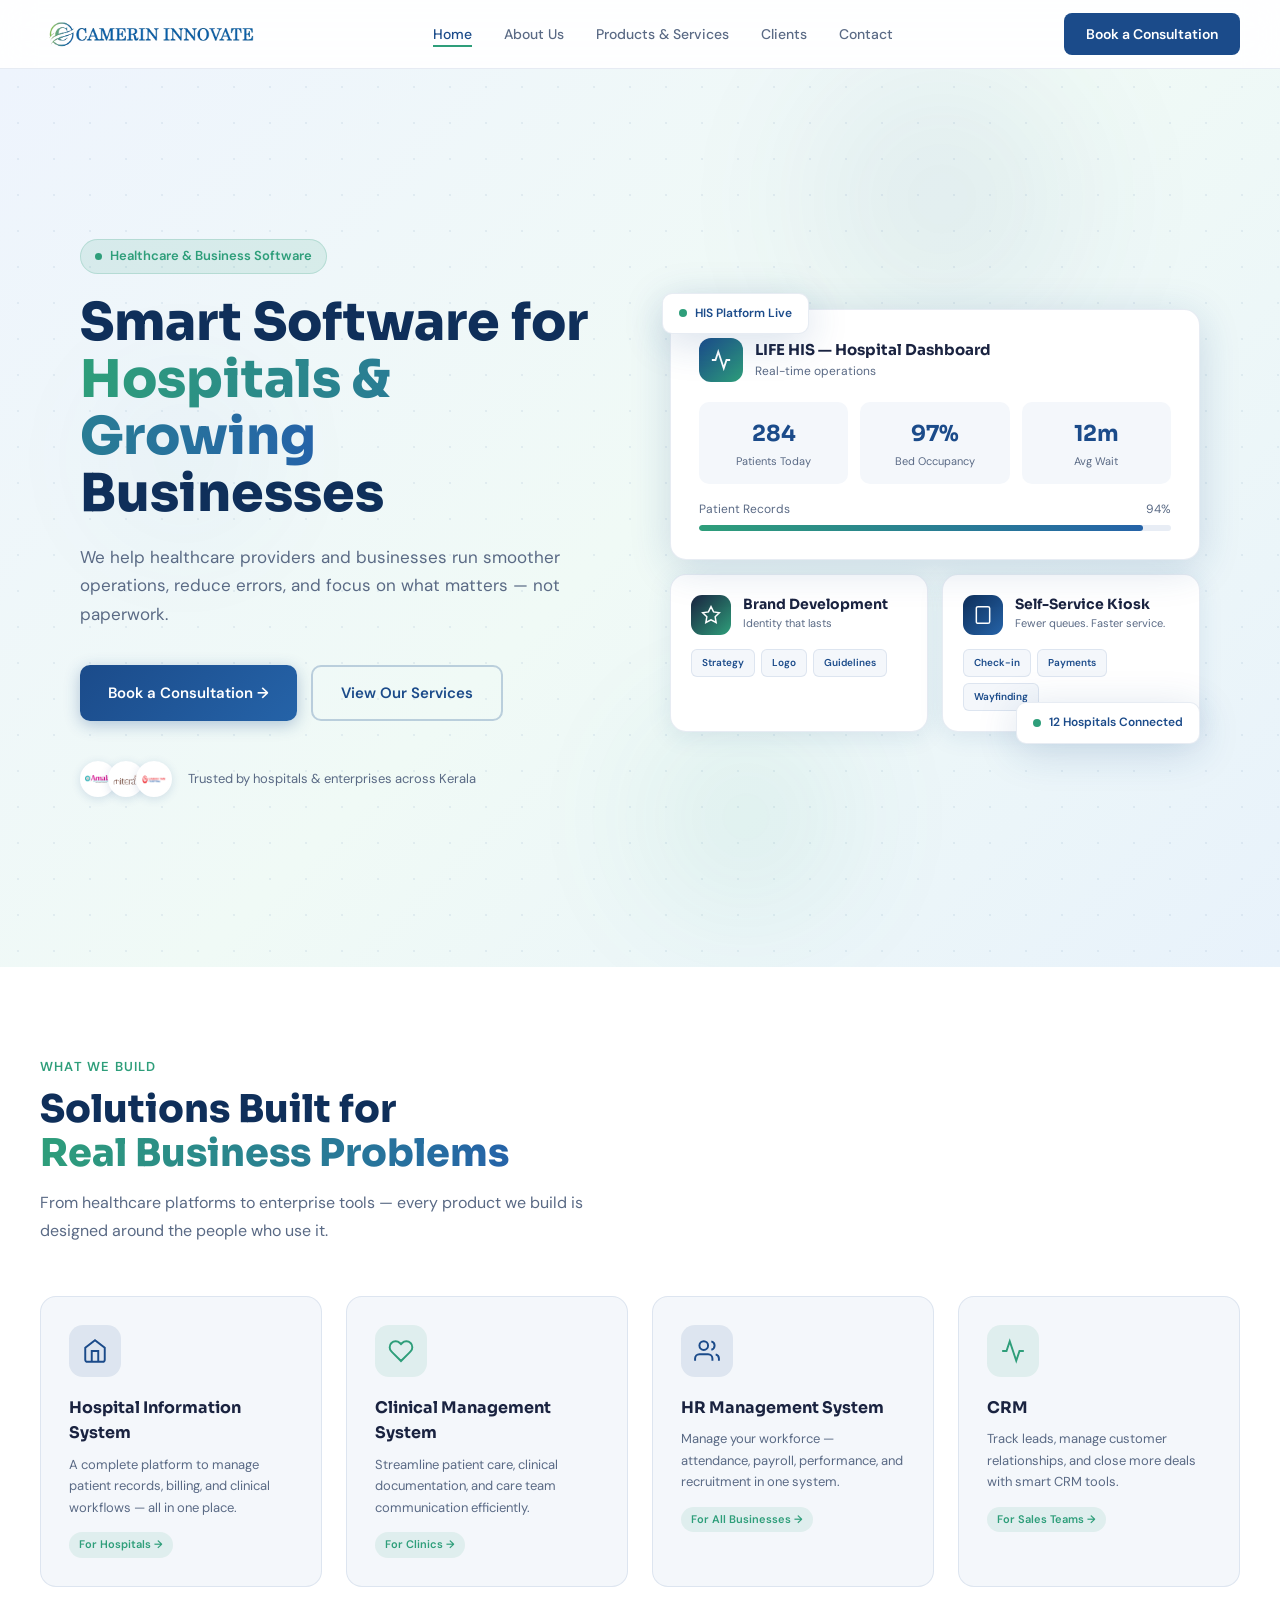
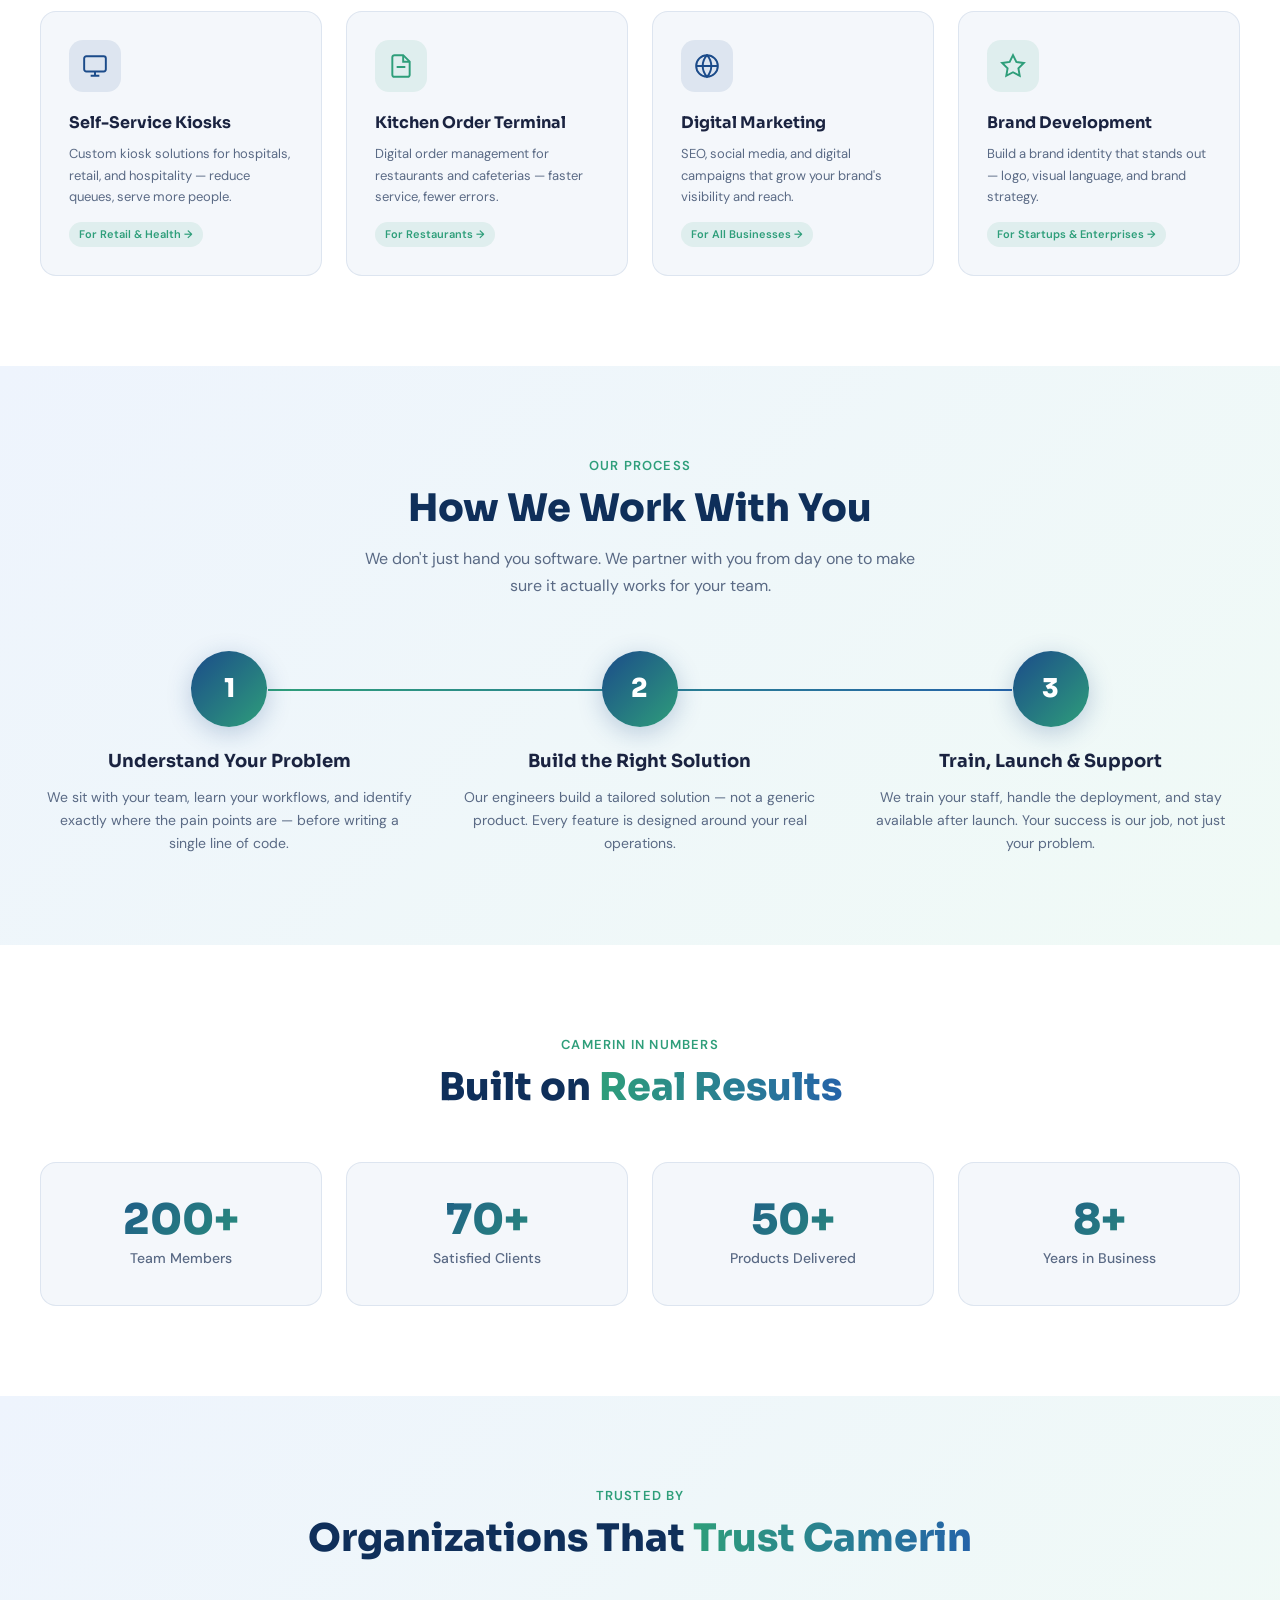
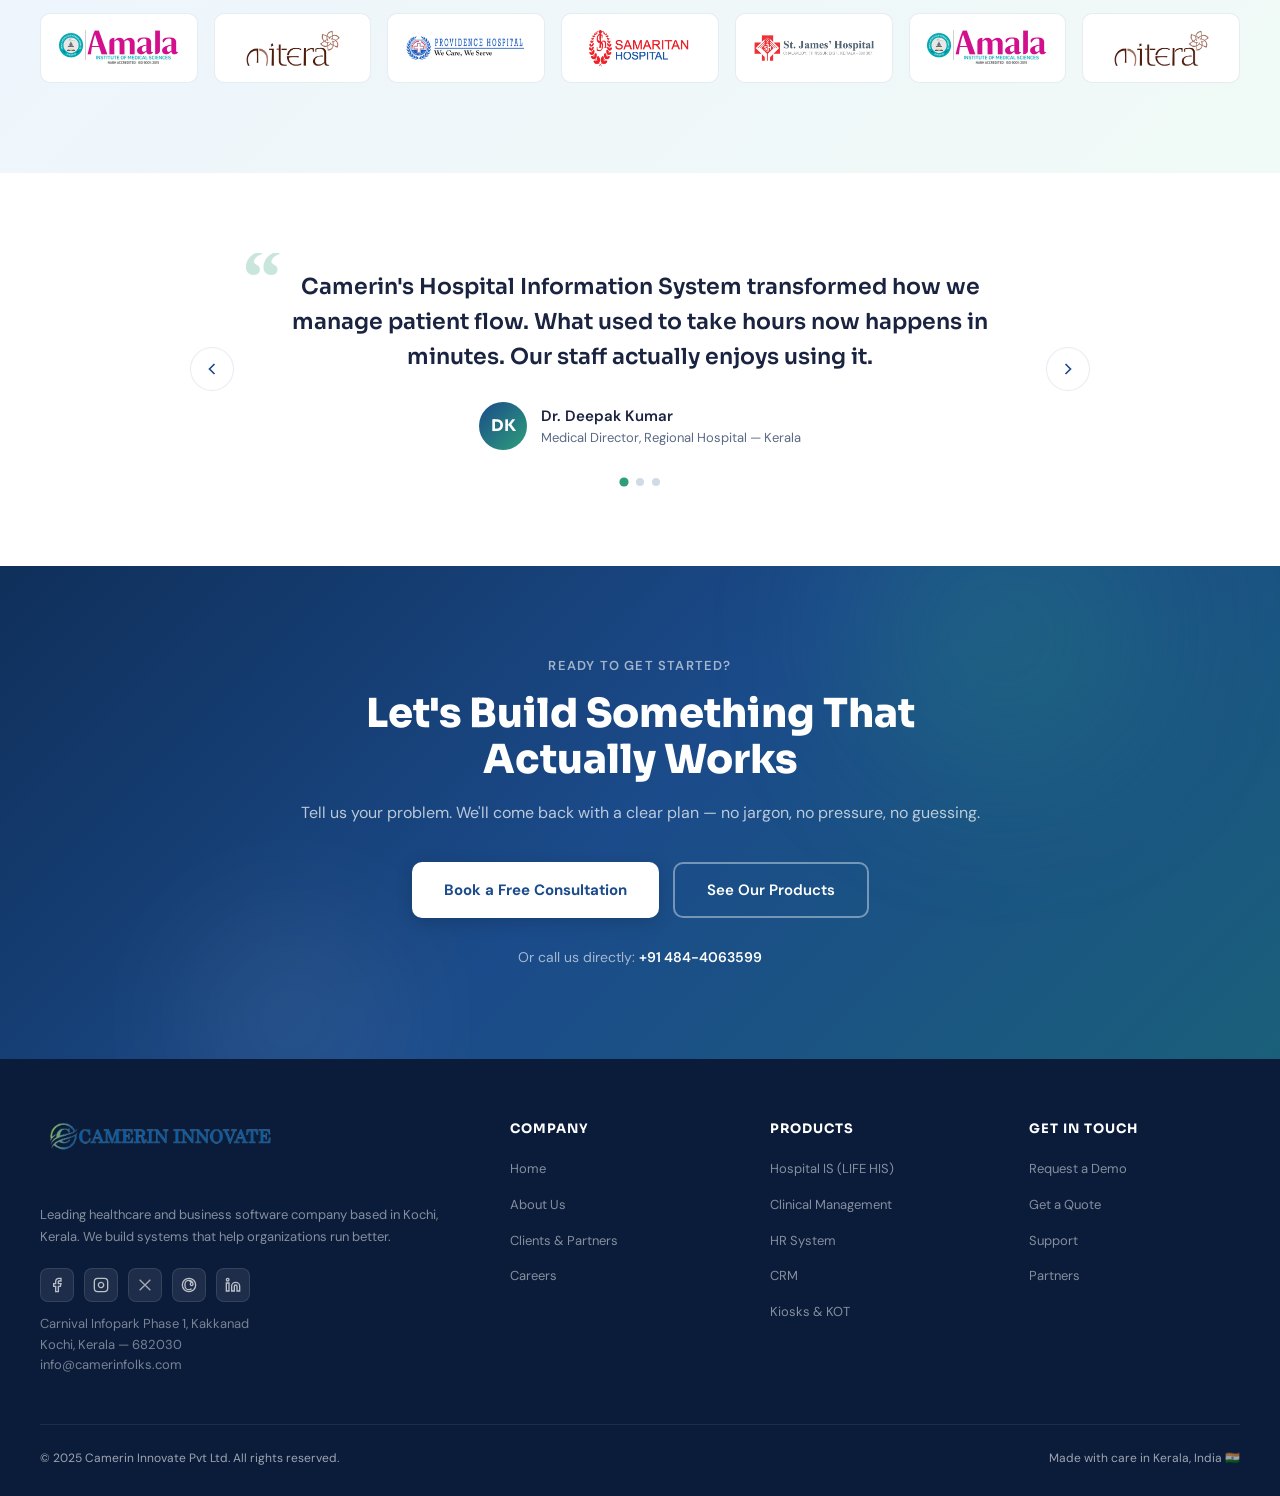
<file: index.html>
<!DOCTYPE html>
<html lang="en">
<head>
<meta charset="UTF-8">
<meta name="viewport" content="width=device-width, initial-scale=1.0">
<meta name="description" content="Camerin Innovate — Smart software for hospitals and growing businesses. Hospital Information Systems, Clinical Management, HR, CRM, Kiosks and more. Based in Kochi, Kerala.">
<title>Camerin Innovate — Healthcare & Business Software</title>
<link rel="stylesheet" href="style.css">
<style>
  /* ── HERO (homepage only) ── */
  .hero{position:relative;min-height:680px;display:flex;align-items:center;overflow:hidden;background:linear-gradient(135deg,#eef4fd 0%,#f0faf6 50%,#e8f2fb 100%)}
  .hero-bg{position:absolute;inset:0;overflow:hidden;pointer-events:none}
  .hero-orb1{width:420px;height:420px;background:radial-gradient(circle,#1B4B8A44,transparent 70%);top:-80px;right:10%;animation-duration:18s}
  .hero-orb2{width:300px;height:300px;background:radial-gradient(circle,#2E9E7A55,transparent 70%);bottom:0;right:30%;animation-duration:22s;animation-delay:-6s}
  .hero-orb3{width:240px;height:240px;background:radial-gradient(circle,#2563A833,transparent 70%);top:30%;left:5%;animation-duration:26s;animation-delay:-12s}
  .hero-inner{position:relative;max-width:1200px;margin:0 auto;padding:80px 40px;display:grid;grid-template-columns:1fr 1fr;gap:60px;align-items:center}
  .hero-badge{display:inline-flex;align-items:center;gap:8px;background:rgba(46,158,122,0.12);color:var(--teal);font-size:13px;font-weight:600;padding:6px 14px;border-radius:20px;margin-bottom:20px;border:1px solid rgba(46,158,122,0.2)}
  .hero-badge-dot{width:7px;height:7px;border-radius:50%;background:var(--teal);animation:pulse 2s infinite;display:inline-block}
  h1.hero-title{font-size:52px;font-weight:800;line-height:1.1;color:var(--blue-dark);margin-bottom:20px}
  h1.hero-title span{background:linear-gradient(90deg,var(--teal),var(--blue-mid));-webkit-background-clip:text;-webkit-text-fill-color:transparent;background-clip:text}
  .hero-sub{font-size:17px;color:var(--muted);line-height:1.7;margin-bottom:36px;max-width:480px}
  .hero-actions{display:flex;gap:14px;flex-wrap:wrap}
  .hero-trust{margin-top:40px;display:flex;align-items:center;gap:16px}
  .hero-trust-text{font-size:13px;color:var(--muted)}
  .trust-dots{display:flex;align-items:center}
  .trust-dot{width:36px;height:36px;border-radius:50%;background:#fff;border:2px solid #fff;box-shadow:0 2px 10px rgba(27,75,138,0.15);display:flex;align-items:center;justify-content:center;overflow:hidden;flex-shrink:0}
  .trust-dot+.trust-dot{margin-left:-8px}
  .trust-dot img{width:26px;height:26px;object-fit:contain;display:block}
  /* hero product stack */
  .hero-visual{position:relative}
  .hero-product-stack{display:flex;flex-direction:column;gap:14px}
  .hero-stack-primary{position:relative}
  .hero-stack-secondary{display:grid;grid-template-columns:1fr 1fr;gap:14px}
  .hero-product-panel{display:block;background:#fff;border-radius:var(--radius);padding:20px;border:1px solid var(--border);box-shadow:var(--shadow);text-decoration:none;color:inherit;transition:all 0.25s}
  .hero-product-panel:hover{box-shadow:var(--shadow-hover);transform:translateY(-2px);border-color:rgba(27,75,138,0.2)}
  .hero-panel-header{display:flex;align-items:center;gap:12px;margin-bottom:14px}
  .hero-panel-icon{width:40px;height:40px;border-radius:11px;display:flex;align-items:center;justify-content:center;flex-shrink:0}
  .hero-panel-icon svg{width:20px;height:20px;stroke:#fff;fill:none;stroke-width:1.8}
  .hero-panel-icon--brand{background:linear-gradient(135deg,#1a2340,var(--teal))}
  .hero-panel-icon--kiosk{background:linear-gradient(135deg,var(--blue-dark),var(--blue-mid))}
  .hero-panel-title{font-family:'Sora',sans-serif;font-size:14px;font-weight:700;color:var(--text);line-height:1.2}
  .hero-panel-sub{font-size:11px;color:var(--muted);margin-top:2px}
  .hero-panel-tags{display:flex;flex-wrap:wrap;gap:6px}
  .hero-panel-tag{font-size:10px;font-weight:600;color:var(--blue);background:var(--light);padding:5px 10px;border-radius:6px;border:1px solid var(--border)}
  .hero-card{background:#fff;border-radius:var(--radius);padding:28px;box-shadow:var(--shadow-hover);border:1px solid var(--border);display:block;text-decoration:none;color:inherit;transition:all 0.25s}
  .hero-card:hover{box-shadow:0 12px 48px rgba(27,75,138,0.16);border-color:rgba(27,75,138,0.15)}
  .hero-stack-primary{padding-top:4px}
  .hero-stack-primary .fb1{top:-12px;left:-8px;z-index:3}
  .hero-visual .fb2{bottom:-12px;right:0}
  .hero-card-header{display:flex;align-items:center;gap:12px;margin-bottom:20px}
  .hc-icon{width:44px;height:44px;border-radius:12px;background:linear-gradient(135deg,var(--blue),var(--teal));display:flex;align-items:center;justify-content:center}
  .hc-icon svg{width:22px;height:22px;stroke:#fff;fill:none;stroke-width:2}
  .hc-title{font-family:'Sora',sans-serif;font-size:15px;font-weight:700;color:var(--text)}
  .hc-sub{font-size:12px;color:var(--muted)}
  .metric-row{display:grid;grid-template-columns:1fr 1fr 1fr;gap:12px;margin-bottom:16px}
  .metric{background:var(--light);border-radius:10px;padding:14px;text-align:center}
  .metric-num{font-family:'Sora',sans-serif;font-size:22px;font-weight:700;color:var(--blue)}
  .metric-label{font-size:11px;color:var(--muted);margin-top:2px}
  .prog-label{display:flex;justify-content:space-between;font-size:12px;color:var(--muted);margin-bottom:5px;margin-top:10px}
  .prog-bar{height:6px;background:#e8edf5;border-radius:3px;overflow:hidden}
  .prog-fill{height:100%;border-radius:3px;background:linear-gradient(90deg,var(--teal),var(--blue-mid))}
  .floating-badge{position:absolute;background:#fff;border-radius:10px;padding:10px 16px;box-shadow:var(--shadow-hover);border:1px solid var(--border);font-size:12px;font-weight:600;color:var(--blue);display:flex;align-items:center;gap:8px;animation:float2 4s ease-in-out infinite}
  .fb-dot{width:8px;height:8px;border-radius:50%;background:var(--teal)}
  .fb1{top:-20px;left:-20px;animation-delay:0s}
  .fb2{bottom:-16px;right:-16px;animation-delay:2s}
  /* services */
  .services{background:#fff}
  .services-grid{display:grid;grid-template-columns:repeat(auto-fit,minmax(260px,1fr));gap:24px}
  .service-card{background:var(--light);border-radius:var(--radius);padding:28px;border:1px solid var(--border);transition:all 0.25s;cursor:pointer;position:relative;overflow:hidden}
  .service-card::before{content:'';position:absolute;top:0;left:0;right:0;height:3px;background:linear-gradient(90deg,var(--teal),var(--blue-mid));transform:scaleX(0);transform-origin:left;transition:transform 0.3s}
  .service-card:hover{background:#fff;box-shadow:var(--shadow-hover);transform:translateY(-4px)}
  .service-card:hover::before{transform:scaleX(1)}
  .sc-icon{width:52px;height:52px;border-radius:14px;margin-bottom:18px;display:flex;align-items:center;justify-content:center}
  .sc-icon svg{width:26px;height:26px;stroke-width:1.8;fill:none}
  .sc-blue{background:rgba(27,75,138,0.1)}.sc-blue svg{stroke:var(--blue)}
  .sc-teal{background:rgba(46,158,122,0.1)}.sc-teal svg{stroke:var(--teal)}
  .sc-title{font-family:'Sora',sans-serif;font-size:16px;font-weight:700;color:var(--text);margin-bottom:8px}
  .sc-desc{font-size:13px;color:var(--muted);line-height:1.65}
  .sc-tag{display:inline-block;margin-top:14px;font-size:11px;font-weight:600;color:var(--teal);background:rgba(46,158,122,0.1);padding:4px 10px;border-radius:20px}
  a.service-card{display:block;text-decoration:none;color:inherit}
  a.service-card:focus-visible{outline:2px solid var(--teal);outline-offset:3px}
  /* how */
  .how{background:linear-gradient(135deg,#eef4fd,#f0faf6)}
  .steps-row{display:grid;grid-template-columns:repeat(3,1fr);gap:32px;position:relative}
  .steps-row::before{content:'';position:absolute;top:38px;left:calc(16.66% + 28px);right:calc(16.66% + 28px);height:2px;background:linear-gradient(90deg,var(--teal),var(--blue-mid));z-index:0}
  .step{text-align:center;position:relative;z-index:1}
  .step-num{width:76px;height:76px;border-radius:50%;background:linear-gradient(135deg,var(--blue),var(--teal));color:#fff;font-family:'Sora',sans-serif;font-size:26px;font-weight:800;display:flex;align-items:center;justify-content:center;margin:0 auto 20px;box-shadow:0 6px 24px rgba(27,75,138,0.25)}
  .step-title{font-family:'Sora',sans-serif;font-size:18px;font-weight:700;color:var(--text);margin-bottom:10px}
  .step-desc{font-size:14px;color:var(--muted);line-height:1.65}
  /* clients */
  .clients-section{background:linear-gradient(135deg,#eef4fd,#f0faf6)}
  .clients-grid{display:grid;grid-template-columns:repeat(7,1fr);gap:16px;align-items:center}
  .client-logo{background:#fff;border-radius:10px;padding:14px 16px;display:flex;align-items:center;justify-content:center;border:1px solid var(--border);transition:all 0.2s;min-height:64px}
  .client-logo img{height:40px;width:auto;max-width:120px;object-fit:contain;display:block}
  .client-logo:hover{box-shadow:var(--shadow);transform:translateY(-2px)}
  /* testimonial carousel */
  .testi{background:#fff;padding:80px 40px}
  .testi-carousel{max-width:900px;margin:0 auto;display:flex;align-items:center;gap:12px}
  .testi-carousel-col{flex:1;min-width:0}
  .carousel-viewport{overflow:hidden}
  .carousel-track{display:flex;transition:transform 0.45s ease}
  .carousel-slide{flex:0 0 100%;min-width:0}
  .testi-inner{max-width:800px;margin:0 auto;text-align:center;padding:0 8px}
  .testi-quote{font-family:'Sora',sans-serif;font-size:22px;font-weight:600;color:var(--text);line-height:1.6;margin-bottom:28px;position:relative;padding-top:16px}
  .testi-quote::before{content:'\201C';font-size:80px;color:var(--teal);opacity:0.25;position:absolute;top:-16px;left:-12px;font-family:Georgia,serif;line-height:1}
  .testi-author{display:flex;align-items:center;justify-content:center;gap:14px}
  .testi-avatar{width:48px;height:48px;border-radius:50%;background:linear-gradient(135deg,var(--blue),var(--teal));display:flex;align-items:center;justify-content:center;color:#fff;font-family:'Sora',sans-serif;font-weight:700;font-size:16px;flex-shrink:0}
  .testi-avatar--teal{background:linear-gradient(135deg,var(--teal),var(--blue))}
  .testi-avatar--navy{background:linear-gradient(135deg,#1a5f7a,var(--blue))}
  .testi-name{font-weight:600;color:var(--text);font-size:15px;text-align:left}
  .testi-role{font-size:13px;color:var(--muted);text-align:left}
  .carousel-btn{flex-shrink:0;width:44px;height:44px;border-radius:50%;border:1.5px solid var(--border);background:#fff;color:var(--blue);cursor:pointer;display:flex;align-items:center;justify-content:center;transition:all 0.2s}
  .carousel-btn:hover{border-color:var(--teal);color:var(--teal);box-shadow:var(--shadow)}
  .carousel-btn svg{width:20px;height:20px;stroke:currentColor;fill:none;stroke-width:2}
  .carousel-dots{display:flex;justify-content:center;gap:8px;margin-top:28px}
  .carousel-dot{width:8px;height:8px;border-radius:50%;border:none;background:rgba(27,75,138,0.2);cursor:pointer;padding:0;transition:background 0.2s,transform 0.2s}
  .carousel-dot.active{background:var(--teal);transform:scale(1.15)}
  /* stats */
  .stats-section{background:#fff}
  @media(max-width:768px){
    .hero-inner{grid-template-columns:1fr;gap:40px;padding:56px 16px}
    h1.hero-title{font-size:32px}
    .hero-stack-secondary{grid-template-columns:1fr}
    .hero-visual .fb2{position:relative;bottom:auto;right:auto;margin-top:8px;display:inline-flex}
    .clients-grid{grid-template-columns:repeat(3,1fr);gap:10px}
    .client-logo{padding:10px 8px;min-height:52px}
    .client-logo img{height:28px;max-width:80px}
    .steps-row{grid-template-columns:1fr;gap:24px}
    .steps-row::before{display:none}
    .testi{padding:56px 16px}
    .testi-quote{font-size:17px}
    .testi-carousel{gap:4px}
    .carousel-btn{width:36px;height:36px}
    .carousel-btn svg{width:16px;height:16px}
    .services-grid{grid-template-columns:1fr}
  }
</style>
</head>
<body>

<!-- ══ NAV ══ -->
<nav>
  <div class="nav-inner">
    <div class="nav-logo">
      <a href="index.html"><img src="assets/camerin_logo.png" alt="Camerin Innovate"></a>
    </div>
    <ul class="nav-links">
      <li><a href="index.html" class="active">Home</a></li>
      <li><a href="about.html">About Us</a></li>
      <li><a href="services.html">Products &amp; Services</a></li>
      <li><a href="clients.html">Clients</a></li>
      <li><a href="contact.html">Contact</a></li>
    </ul>
    <a href="contact.html" class="nav-cta">Book a Consultation</a>
    <button class="hamburger" id="hamburger" aria-label="Open menu" aria-expanded="false">
      <span></span><span></span><span></span>
    </button>
  </div>
</nav>
<div class="mobile-menu" id="mobile-menu">
  <ul>
    <li><a href="index.html" class="active">Home</a></li>
    <li><a href="about.html">About Us</a></li>
    <li><a href="services.html">Products &amp; Services</a></li>
    <li><a href="clients.html">Clients</a></li>
    <li><a href="contact.html">Contact</a></li>
  </ul>
  <a href="contact.html" class="mobile-cta">Book a Consultation →</a>
</div>

<!-- ══ HERO ══ -->
<section class="hero">
  <div class="hero-bg">
    <div class="grid-dots"></div>
    <div class="orb hero-orb1"></div>
    <div class="orb hero-orb2"></div>
    <div class="orb hero-orb3"></div>
  </div>
  <div class="hero-inner">
    <div class="hero-content">
      <div class="hero-badge">
        <span class="hero-badge-dot"></span>
        Healthcare &amp; Business Software
      </div>
      <h1 class="hero-title">Smart Software for<br><span>Hospitals &amp; Growing</span><br>Businesses</h1>
      <p class="hero-sub">We help healthcare providers and businesses run smoother operations, reduce errors, and focus on what matters — not paperwork.</p>
      <div class="hero-actions">
        <a href="contact.html" class="btn-primary">Book a Consultation →</a>
        <a href="services.html" class="btn-secondary">View Our Services</a>
      </div>
      <div class="hero-trust">
        <div class="trust-dots">
          <div class="trust-dot"><img src="assets/amala-logo.webp" alt="Amala"></div>
          <div class="trust-dot"><img src="assets/logo-mitera.webp" alt="Mitera"></div>
          <div class="trust-dot"><img src="assets/samarithan.png" alt="Samaritan"></div>
        </div>
        <span class="hero-trust-text">Trusted by hospitals &amp; enterprises across Kerala</span>
      </div>
    </div>
    <div class="hero-visual">
      <div class="hero-product-stack">
        <div class="hero-stack-primary">
          <div class="floating-badge fb1"><div class="fb-dot"></div>HIS Platform Live</div>
          <a href="services.html#his" class="hero-card">
            <div class="hero-card-header">
              <div class="hc-icon"><svg viewBox="0 0 24 24"><path d="M22 12h-4l-3 9L9 3l-3 9H2"/></svg></div>
              <div><div class="hc-title">LIFE HIS — Hospital Dashboard</div><div class="hc-sub">Real-time operations</div></div>
            </div>
            <div class="metric-row">
              <div class="metric"><div class="metric-num">284</div><div class="metric-label">Patients Today</div></div>
              <div class="metric"><div class="metric-num">97%</div><div class="metric-label">Bed Occupancy</div></div>
              <div class="metric"><div class="metric-num">12m</div><div class="metric-label">Avg Wait</div></div>
            </div>
            <div>
              <div class="prog-label"><span>Patient Records</span><span>94%</span></div>
              <div class="prog-bar"><div class="prog-fill" style="width:94%"></div></div>
            </div>
          </a>
        </div>
        <div class="hero-stack-secondary">
          <a href="services.html#brand" class="hero-product-panel">
            <div class="hero-panel-header">
              <div class="hero-panel-icon hero-panel-icon--brand"><svg viewBox="0 0 24 24"><polygon points="12 2 15.09 8.26 22 9.27 17 14.14 18.18 21.02 12 17.77 5.82 21.02 7 14.14 2 9.27 8.91 8.26 12 2"/></svg></div>
              <div><div class="hero-panel-title">Brand Development</div><div class="hero-panel-sub">Identity that lasts</div></div>
            </div>
            <div class="hero-panel-tags">
              <span class="hero-panel-tag">Strategy</span>
              <span class="hero-panel-tag">Logo</span>
              <span class="hero-panel-tag">Guidelines</span>
            </div>
          </a>
          <a href="services.html#kiosk" class="hero-product-panel">
            <div class="hero-panel-header">
              <div class="hero-panel-icon hero-panel-icon--kiosk"><svg viewBox="0 0 24 24"><rect x="4" y="2" width="16" height="20" rx="2"/><line x1="12" y1="18" x2="12" y2="18.01"/></svg></div>
              <div><div class="hero-panel-title">Self-Service Kiosk</div><div class="hero-panel-sub">Fewer queues. Faster service.</div></div>
            </div>
            <div class="hero-panel-tags">
              <span class="hero-panel-tag">Check-in</span>
              <span class="hero-panel-tag">Payments</span>
              <span class="hero-panel-tag">Wayfinding</span>
            </div>
          </a>
        </div>
      </div>
      <div class="floating-badge fb2"><div class="fb-dot"></div>12 Hospitals Connected</div>
    </div>
  </div>
</section>

<!-- ══ SERVICES PREVIEW ══ -->
<section class="services">
  <div class="section-inner">
    <div class="section-header">
      <span class="section-label">What We Build</span>
      <h2 class="section-title">Solutions Built for<br><span>Real Business Problems</span></h2>
      <p class="section-sub">From healthcare platforms to enterprise tools — every product we build is designed around the people who use it.</p>
    </div>
    <div class="services-grid">
      <a href="services.html#his" class="service-card">
        <div class="sc-icon sc-blue"><svg viewBox="0 0 24 24"><path d="M3 9l9-7 9 7v11a2 2 0 01-2 2H5a2 2 0 01-2-2z"/><polyline points="9 22 9 12 15 12 15 22"/></svg></div>
        <div class="sc-title">Hospital Information System</div>
        <div class="sc-desc">A complete platform to manage patient records, billing, and clinical workflows — all in one place.</div>
        <span class="sc-tag">For Hospitals →</span>
      </a>
      <a href="services.html#cms" class="service-card">
        <div class="sc-icon sc-teal"><svg viewBox="0 0 24 24"><path d="M20.84 4.61a5.5 5.5 0 00-7.78 0L12 5.67l-1.06-1.06a5.5 5.5 0 00-7.78 7.78l1.06 1.06L12 21.23l7.78-7.78 1.06-1.06a5.5 5.5 0 000-7.78z"/></svg></div>
        <div class="sc-title">Clinical Management System</div>
        <div class="sc-desc">Streamline patient care, clinical documentation, and care team communication efficiently.</div>
        <span class="sc-tag">For Clinics →</span>
      </a>
      <a href="services.html#hrm" class="service-card">
        <div class="sc-icon sc-blue"><svg viewBox="0 0 24 24"><path d="M17 21v-2a4 4 0 00-4-4H5a4 4 0 00-4 4v2"/><circle cx="9" cy="7" r="4"/><path d="M23 21v-2a4 4 0 00-3-3.87M16 3.13a4 4 0 010 7.75"/></svg></div>
        <div class="sc-title">HR Management System</div>
        <div class="sc-desc">Manage your workforce — attendance, payroll, performance, and recruitment in one system.</div>
        <span class="sc-tag">For All Businesses →</span>
      </a>
      <a href="services.html#crm" class="service-card">
        <div class="sc-icon sc-teal"><svg viewBox="0 0 24 24"><polyline points="22 12 18 12 15 21 9 3 6 12 2 12"/></svg></div>
        <div class="sc-title">CRM</div>
        <div class="sc-desc">Track leads, manage customer relationships, and close more deals with smart CRM tools.</div>
        <span class="sc-tag">For Sales Teams →</span>
      </a>
      <a href="services.html#kiosk" class="service-card">
        <div class="sc-icon sc-blue"><svg viewBox="0 0 24 24"><rect x="2" y="3" width="20" height="14" rx="2"/><line x1="8" y1="21" x2="16" y2="21"/><line x1="12" y1="17" x2="12" y2="21"/></svg></div>
        <div class="sc-title">Self-Service Kiosks</div>
        <div class="sc-desc">Custom kiosk solutions for hospitals, retail, and hospitality — reduce queues, serve more people.</div>
        <span class="sc-tag">For Retail &amp; Health →</span>
      </a>
      <a href="services.html#kot" class="service-card">
        <div class="sc-icon sc-teal"><svg viewBox="0 0 24 24"><path d="M14 2H6a2 2 0 00-2 2v16a2 2 0 002 2h12a2 2 0 002-2V8z"/><polyline points="14 2 14 8 20 8"/><line x1="16" y1="13" x2="8" y2="13"/></svg></div>
        <div class="sc-title">Kitchen Order Terminal</div>
        <div class="sc-desc">Digital order management for restaurants and cafeterias — faster service, fewer errors.</div>
        <span class="sc-tag">For Restaurants →</span>
      </a>
      <a href="services.html#marketing" class="service-card">
        <div class="sc-icon sc-blue"><svg viewBox="0 0 24 24"><circle cx="12" cy="12" r="10"/><line x1="2" y1="12" x2="22" y2="12"/><path d="M12 2a15.3 15.3 0 014 10 15.3 15.3 0 01-4 10 15.3 15.3 0 01-4-10 15.3 15.3 0 014-10z"/></svg></div>
        <div class="sc-title">Digital Marketing</div>
        <div class="sc-desc">SEO, social media, and digital campaigns that grow your brand's visibility and reach.</div>
        <span class="sc-tag">For All Businesses →</span>
      </a>
      <a href="services.html#brand" class="service-card">
        <div class="sc-icon sc-teal"><svg viewBox="0 0 24 24"><polygon points="12 2 15.09 8.26 22 9.27 17 14.14 18.18 21.02 12 17.77 5.82 21.02 7 14.14 2 9.27 8.91 8.26 12 2"/></svg></div>
        <div class="sc-title">Brand Development</div>
        <div class="sc-desc">Build a brand identity that stands out — logo, visual language, and brand strategy.</div>
        <span class="sc-tag">For Startups &amp; Enterprises →</span>
      </a>
    </div>
  </div>
</section>

<!-- ══ HOW IT WORKS ══ -->
<section class="how">
  <div class="section-inner">
    <div class="section-header center">
      <span class="section-label">Our Process</span>
      <h2 class="section-title">How We Work With You</h2>
      <p class="section-sub">We don't just hand you software. We partner with you from day one to make sure it actually works for your team.</p>
    </div>
    <div class="steps-row">
      <div class="step">
        <div class="step-num">1</div>
        <div class="step-title">Understand Your Problem</div>
        <div class="step-desc">We sit with your team, learn your workflows, and identify exactly where the pain points are — before writing a single line of code.</div>
      </div>
      <div class="step">
        <div class="step-num">2</div>
        <div class="step-title">Build the Right Solution</div>
        <div class="step-desc">Our engineers build a tailored solution — not a generic product. Every feature is designed around your real operations.</div>
      </div>
      <div class="step">
        <div class="step-num">3</div>
        <div class="step-title">Train, Launch &amp; Support</div>
        <div class="step-desc">We train your staff, handle the deployment, and stay available after launch. Your success is our job, not just your problem.</div>
      </div>
    </div>
  </div>
</section>

<!-- ══ STATS ══ -->
<section class="stats-section">
  <div class="section-inner">
    <div class="section-header center">
      <span class="section-label">Camerin in Numbers</span>
      <h2 class="section-title">Built on <span>Real Results</span></h2>
    </div>
    <div class="stats-grid">
      <div class="stat-card"><div class="stat-num">200+</div><div class="stat-label">Team Members</div></div>
      <div class="stat-card"><div class="stat-num">70+</div><div class="stat-label">Satisfied Clients</div></div>
      <div class="stat-card"><div class="stat-num">50+</div><div class="stat-label">Products Delivered</div></div>
      <div class="stat-card"><div class="stat-num">8+</div><div class="stat-label">Years in Business</div></div>
    </div>
  </div>
</section>

<!-- ══ CLIENTS ══ -->
<section class="clients-section">
  <div class="section-inner">
    <div class="section-header center">
      <span class="section-label">Trusted By</span>
      <h2 class="section-title">Organizations That <span>Trust Camerin</span></h2>
    </div>
    <div class="clients-grid">
      <div class="client-logo"><img src="assets/amala-logo.webp" alt="Amala Institute of Medical Sciences"></div>
      <div class="client-logo"><img src="assets/logo-mitera.webp" alt="Mitera Hospital"></div>
      <div class="client-logo"><img src="assets/providence hospitals logo.png" alt="Providence Hospitals"></div>
      <div class="client-logo"><img src="assets/samarithan.png" alt="Samaritan Hospital"></div>
      <div class="client-logo"><img src="assets/sjh-logo-new.png" alt="SJH Hospital"></div>
      <div class="client-logo"><img src="assets/amala-logo.webp" alt="Amala Institute"></div>
      <div class="client-logo"><img src="assets/logo-mitera.webp" alt="Mitera"></div>
    </div>
  </div>
</section>

<!-- ══ TESTIMONIAL ══ -->
<section class="testi">
  <div class="testi-carousel" data-autoplay="5000">
    <button type="button" class="carousel-btn carousel-prev" aria-label="Previous testimonial">
      <svg viewBox="0 0 24 24"><polyline points="15 18 9 12 15 6"/></svg>
    </button>
    <div class="testi-carousel-col">
      <div class="carousel-viewport" aria-live="polite">
        <div class="carousel-track">
          <div class="carousel-slide">
            <div class="testi-inner">
              <p class="testi-quote">Camerin's Hospital Information System transformed how we manage patient flow. What used to take hours now happens in minutes. Our staff actually enjoys using it.</p>
              <div class="testi-author">
                <div class="testi-avatar">DK</div>
                <div>
                  <div class="testi-name">Dr. Deepak Kumar</div>
                  <div class="testi-role">Medical Director, Regional Hospital — Kerala</div>
                </div>
              </div>
            </div>
          </div>
          <div class="carousel-slide" aria-hidden="true">
            <div class="testi-inner">
              <p class="testi-quote">The implementation was smooth, the training was thorough, and the support after launch has been excellent. Camerin didn't disappear after handing over the system.</p>
              <div class="testi-author">
                <div class="testi-avatar testi-avatar--teal">SR</div>
                <div>
                  <div class="testi-name">Sheena Rajan</div>
                  <div class="testi-role">Hospital Administrator, Amala Institute</div>
                </div>
              </div>
            </div>
          </div>
          <div class="carousel-slide" aria-hidden="true">
            <div class="testi-inner">
              <p class="testi-quote">Our billing errors dropped significantly after we implemented LIFE HIS. The financial reporting alone has saved us hours every week. I recommend this to every hospital.</p>
              <div class="testi-author">
                <div class="testi-avatar testi-avatar--navy">PM</div>
                <div>
                  <div class="testi-name">Pratheesh Mathew</div>
                  <div class="testi-role">CFO, Providence Hospitals</div>
                </div>
              </div>
            </div>
          </div>
        </div>
      </div>
      <div class="carousel-dots" role="tablist" aria-label="Testimonial slides">
        <button type="button" class="carousel-dot active" role="tab" aria-label="Testimonial 1" aria-selected="true"></button>
        <button type="button" class="carousel-dot" role="tab" aria-label="Testimonial 2" aria-selected="false"></button>
        <button type="button" class="carousel-dot" role="tab" aria-label="Testimonial 3" aria-selected="false"></button>
      </div>
    </div>
    <button type="button" class="carousel-btn carousel-next" aria-label="Next testimonial">
      <svg viewBox="0 0 24 24"><polyline points="9 18 15 12 9 6"/></svg>
    </button>
  </div>
</section>

<!-- ══ CTA ══ -->
<section class="cta-section">
  <div class="cta-orb cta-orb1"></div>
  <div class="cta-orb cta-orb2"></div>
  <div class="cta-inner">
    <span class="cta-label">Ready to get started?</span>
    <h2 class="cta-title">Let's Build Something That Actually Works</h2>
    <p class="cta-sub">Tell us your problem. We'll come back with a clear plan — no jargon, no pressure, no guessing.</p>
    <div class="cta-actions">
      <a href="contact.html" class="btn-white">Book a Free Consultation</a>
      <a href="services.html" class="btn-outline-white">See Our Products</a>
    </div>
    <div class="cta-contact">Or call us directly: <a href="tel:+914844063599">+91 484-4063599</a></div>
  </div>
</section>

<!-- ══ FOOTER ══ -->
<footer>
  <div class="footer-inner">
    <div class="footer-top">
      <div>
        <div class="footer-brand-logo"><img src="assets/camerin_logo.png" alt="Camerin Innovate"></div>
        <p class="footer-desc">Leading healthcare and business software company based in Kochi, Kerala. We build systems that help organizations run better.</p>
        <div class="footer-social">
          <a href="https://www.facebook.com/profile.php?id=61557112896019" target="_blank" rel="noopener" class="social-btn" aria-label="Facebook"><svg viewBox="0 0 24 24"><path d="M18 2h-3a5 5 0 00-5 5v3H7v4h3v8h4v-8h3l1-4h-4V7a1 1 0 011-1h3z"/></svg></a>
          <a href="https://www.instagram.com/camerin_innovate" target="_blank" rel="noopener" class="social-btn" aria-label="Instagram"><svg viewBox="0 0 24 24"><rect x="2" y="2" width="20" height="20" rx="5"/><path d="M16 11.37A4 4 0 1112.63 8 4 4 0 0116 11.37z"/><line x1="17.5" y1="6.5" x2="17.51" y2="6.5"/></svg></a>
          <a href="https://x.com/CamerinInnovate" target="_blank" rel="noopener" class="social-btn" aria-label="Twitter / X"><svg viewBox="0 0 24 24"><path d="M4 4l16 16M4 20L20 4" stroke="currentColor" stroke-width="2" fill="none"/></svg></a>
          <a href="https://www.threads.net/@camerin_innovate" target="_blank" rel="noopener" class="social-btn" aria-label="Threads"><svg viewBox="0 0 24 24" fill="none" stroke="currentColor" stroke-width="2"><path d="M12 2C6.48 2 2 6.48 2 12s4.48 10 10 10 10-4.48 10-10S17.52 2 12 2zm0 4c1.5 0 2.8.56 3.8 1.46C14.9 8.3 14 9.6 14 11c0 1.1.9 2 2 2s2-.9 2-2c0-3.31-2.69-6-6-6s-6 2.69-6 6v2c0 3.31 2.69 6 6 6 1.5 0 2.87-.55 3.9-1.46"/></svg></a>
          <a href="https://www.linkedin.com/in/camerin-innovate-pvt-ltd-2baa652b9" target="_blank" rel="noopener" class="social-btn" aria-label="LinkedIn"><svg viewBox="0 0 24 24"><path d="M16 8a6 6 0 016 6v7h-4v-7a2 2 0 00-2-2 2 2 0 00-2 2v7h-4v-7a6 6 0 016-6zM2 9h4v12H2z"/><circle cx="4" cy="4" r="2"/></svg></a>
        </div>
        <div class="footer-address">Carnival Infopark Phase 1, Kakkanad<br>Kochi, Kerala — 682030<br><a href="mailto:info@camerinfolks.com" id="footer-email" >info@camerinfolks.com</a></div>
      </div>
      <div>
        <div class="footer-heading">Company</div>
        <ul class="footer-links">
          <li><a href="index.html">Home</a></li>
          <li><a href="about.html">About Us</a></li>
          <li><a href="clients.html">Clients &amp; Partners</a></li>
          <li><a href="contact.html">Careers</a></li>
        </ul>
      </div>
      <div>
        <div class="footer-heading">Products</div>
        <ul class="footer-links">
          <li><a href="services.html#his">Hospital IS (LIFE HIS)</a></li>
          <li><a href="services.html#cms">Clinical Management</a></li>
          <li><a href="services.html#hrm">HR System</a></li>
          <li><a href="services.html#crm">CRM</a></li>
          <li><a href="services.html#kiosk">Kiosks &amp; KOT</a></li>
        </ul>
      </div>
      <div>
        <div class="footer-heading">Get In Touch</div>
        <ul class="footer-links">
          <li><a href="contact.html">Request a Demo</a></li>
          <li><a href="contact.html">Get a Quote</a></li>
          <li><a href="contact.html">Support</a></li>
          <li><a href="contact.html">Partners</a></li>
        </ul>
      </div>
    </div>
    <div class="footer-bottom">
      <span>© 2025 Camerin Innovate Pvt Ltd. All rights reserved.</span>
      <span>Made with care in Kerala, India 🇮🇳</span>
    </div>
  </div>
</footer>

<script src="js/carousel.js"></script>
<script>
  const hamburger = document.getElementById('hamburger');
  const mobileMenu = document.getElementById('mobile-menu');
  hamburger.addEventListener('click', () => {
    const isOpen = mobileMenu.classList.toggle('open');
    hamburger.classList.toggle('open', isOpen);
    hamburger.setAttribute('aria-expanded', isOpen);
  });
  // Close when a link is tapped
  mobileMenu.querySelectorAll('a').forEach(a => {
    a.addEventListener('click', () => {
      mobileMenu.classList.remove('open');
      hamburger.classList.remove('open');
      hamburger.setAttribute('aria-expanded', false);
    });
  });
</script>

</body>
</html>
</file>
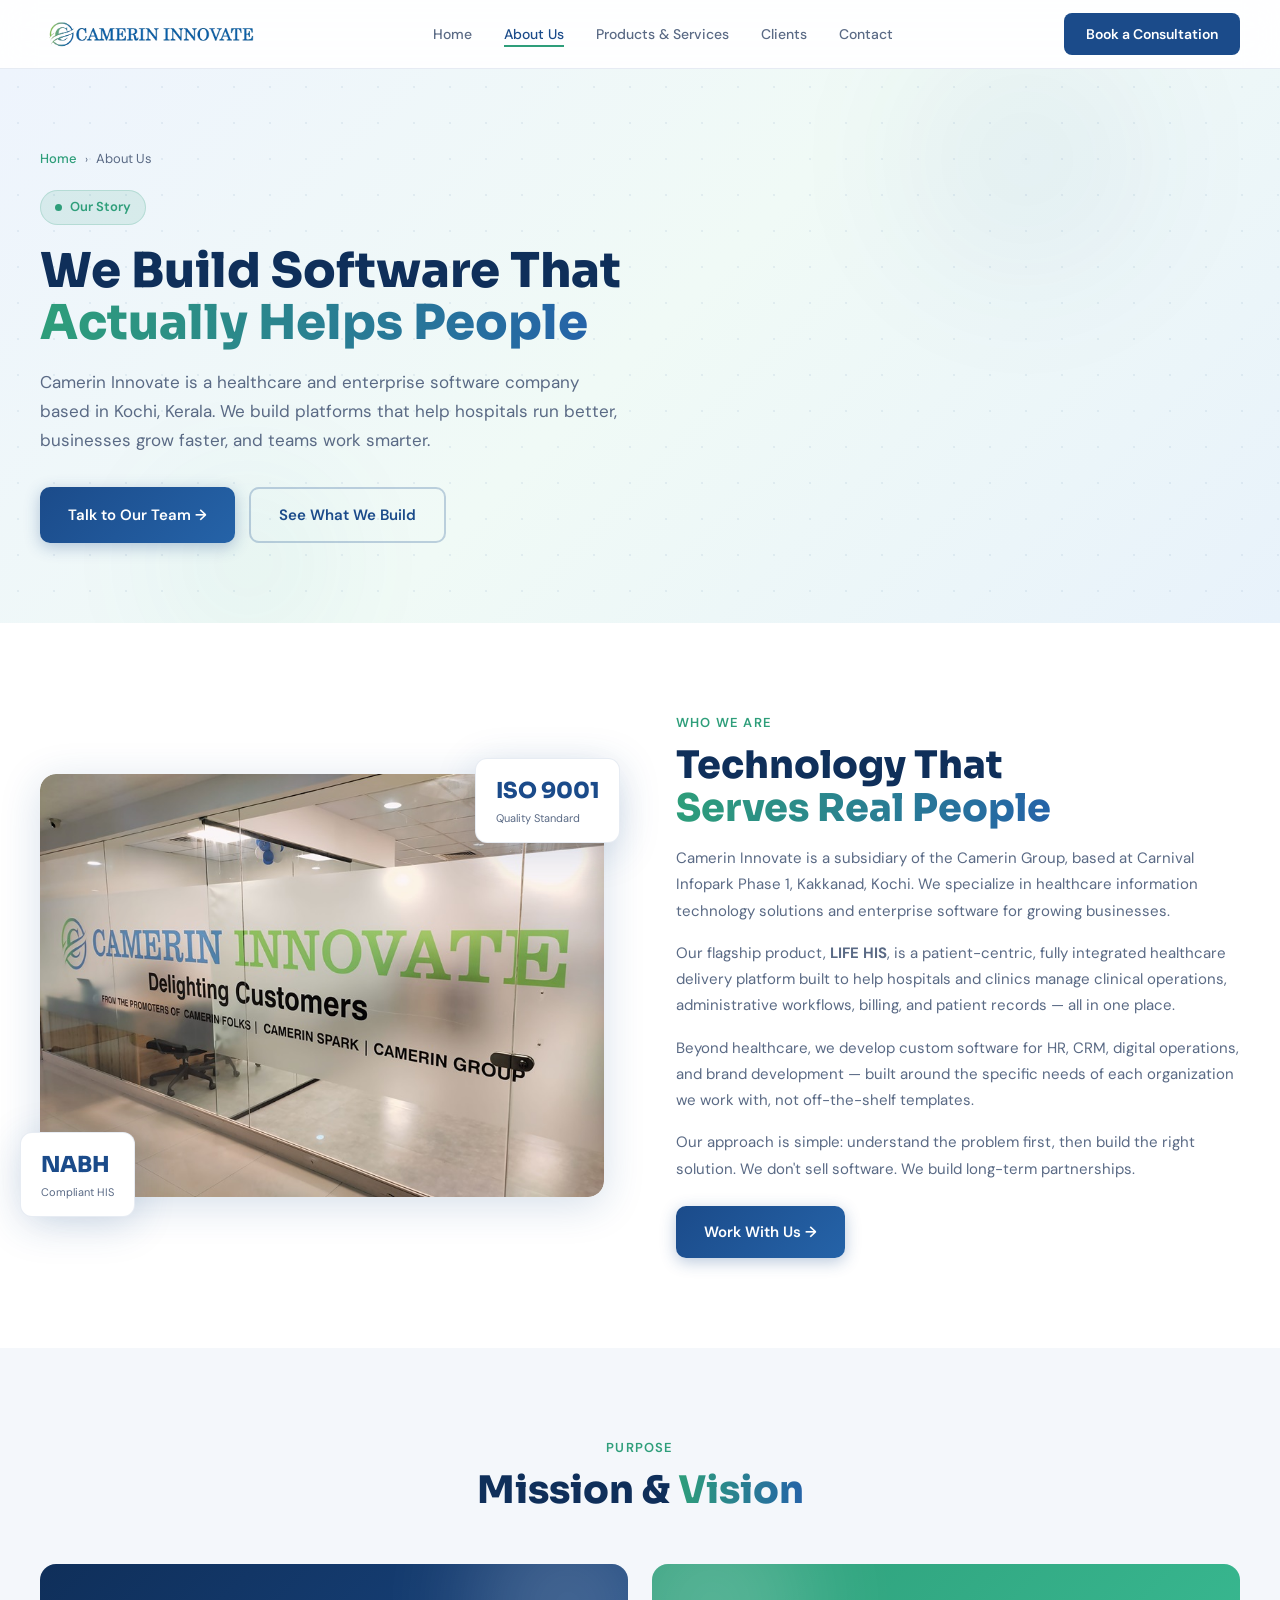
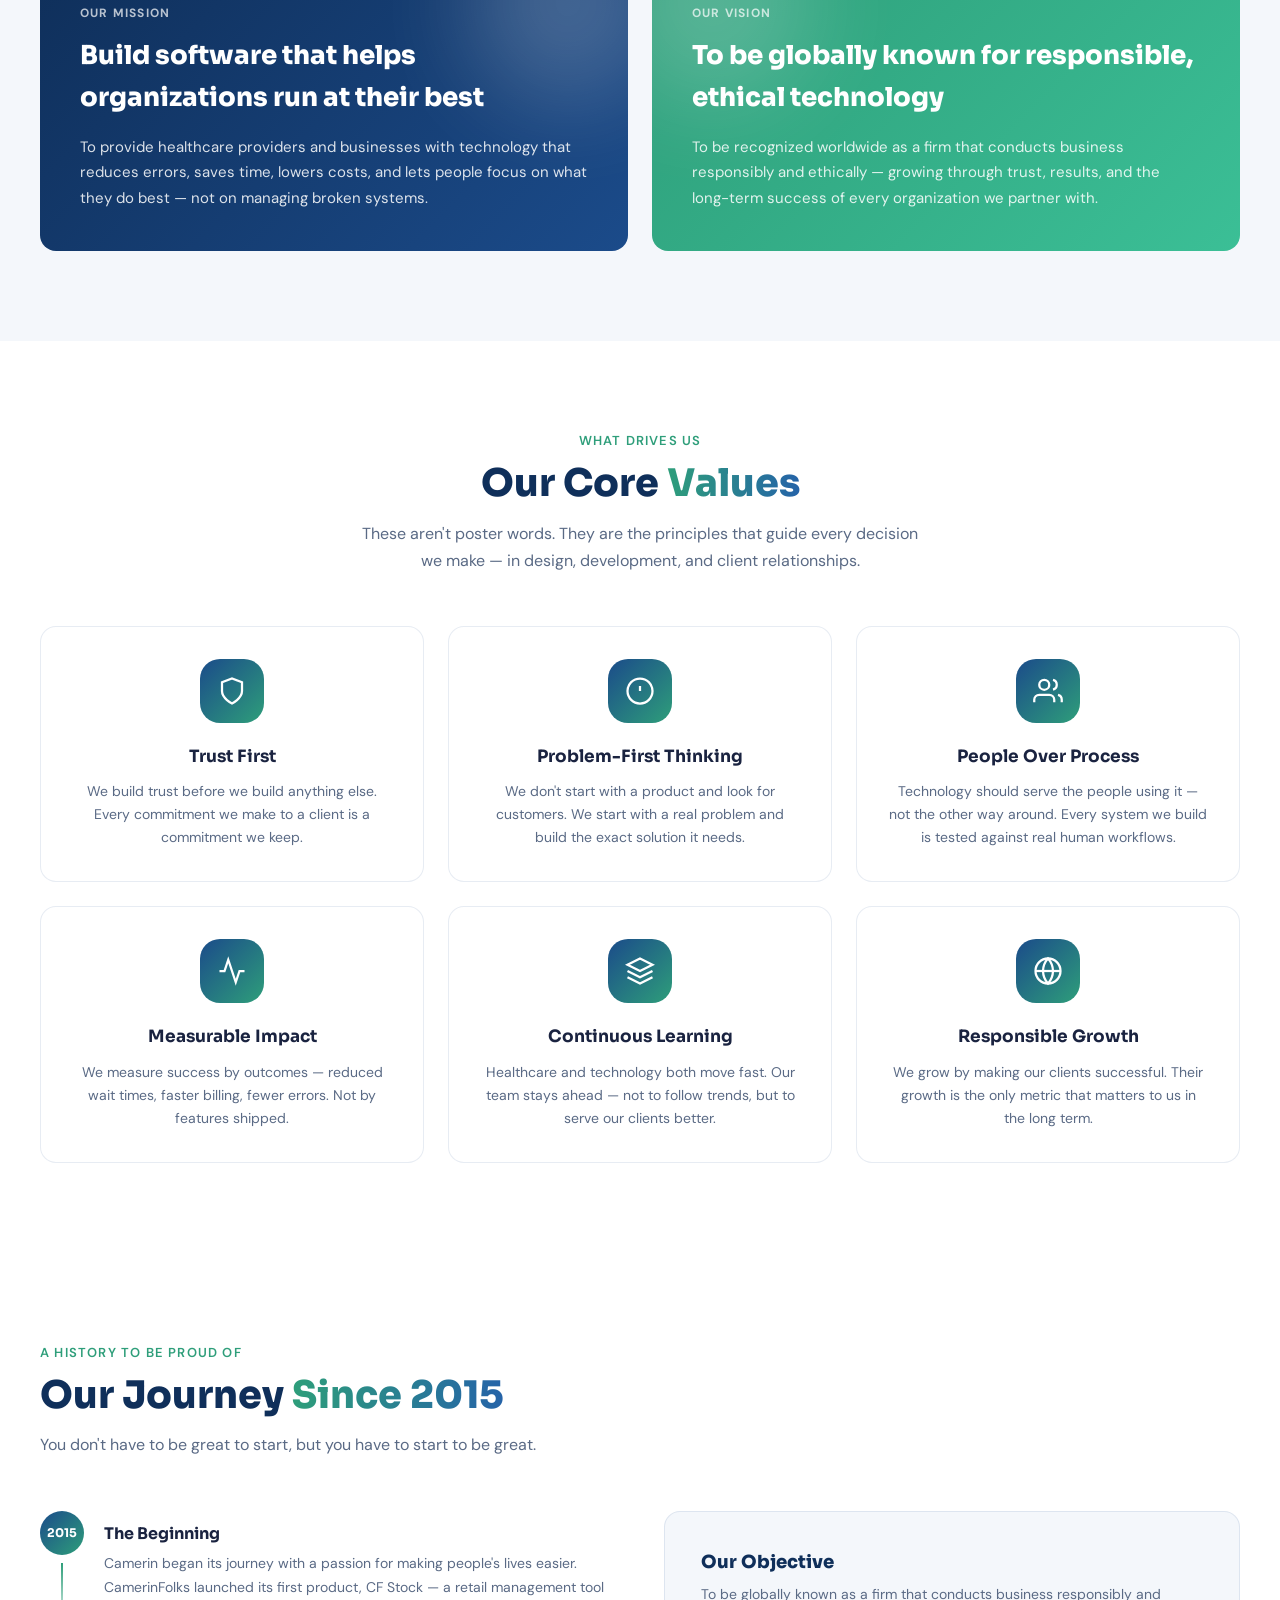
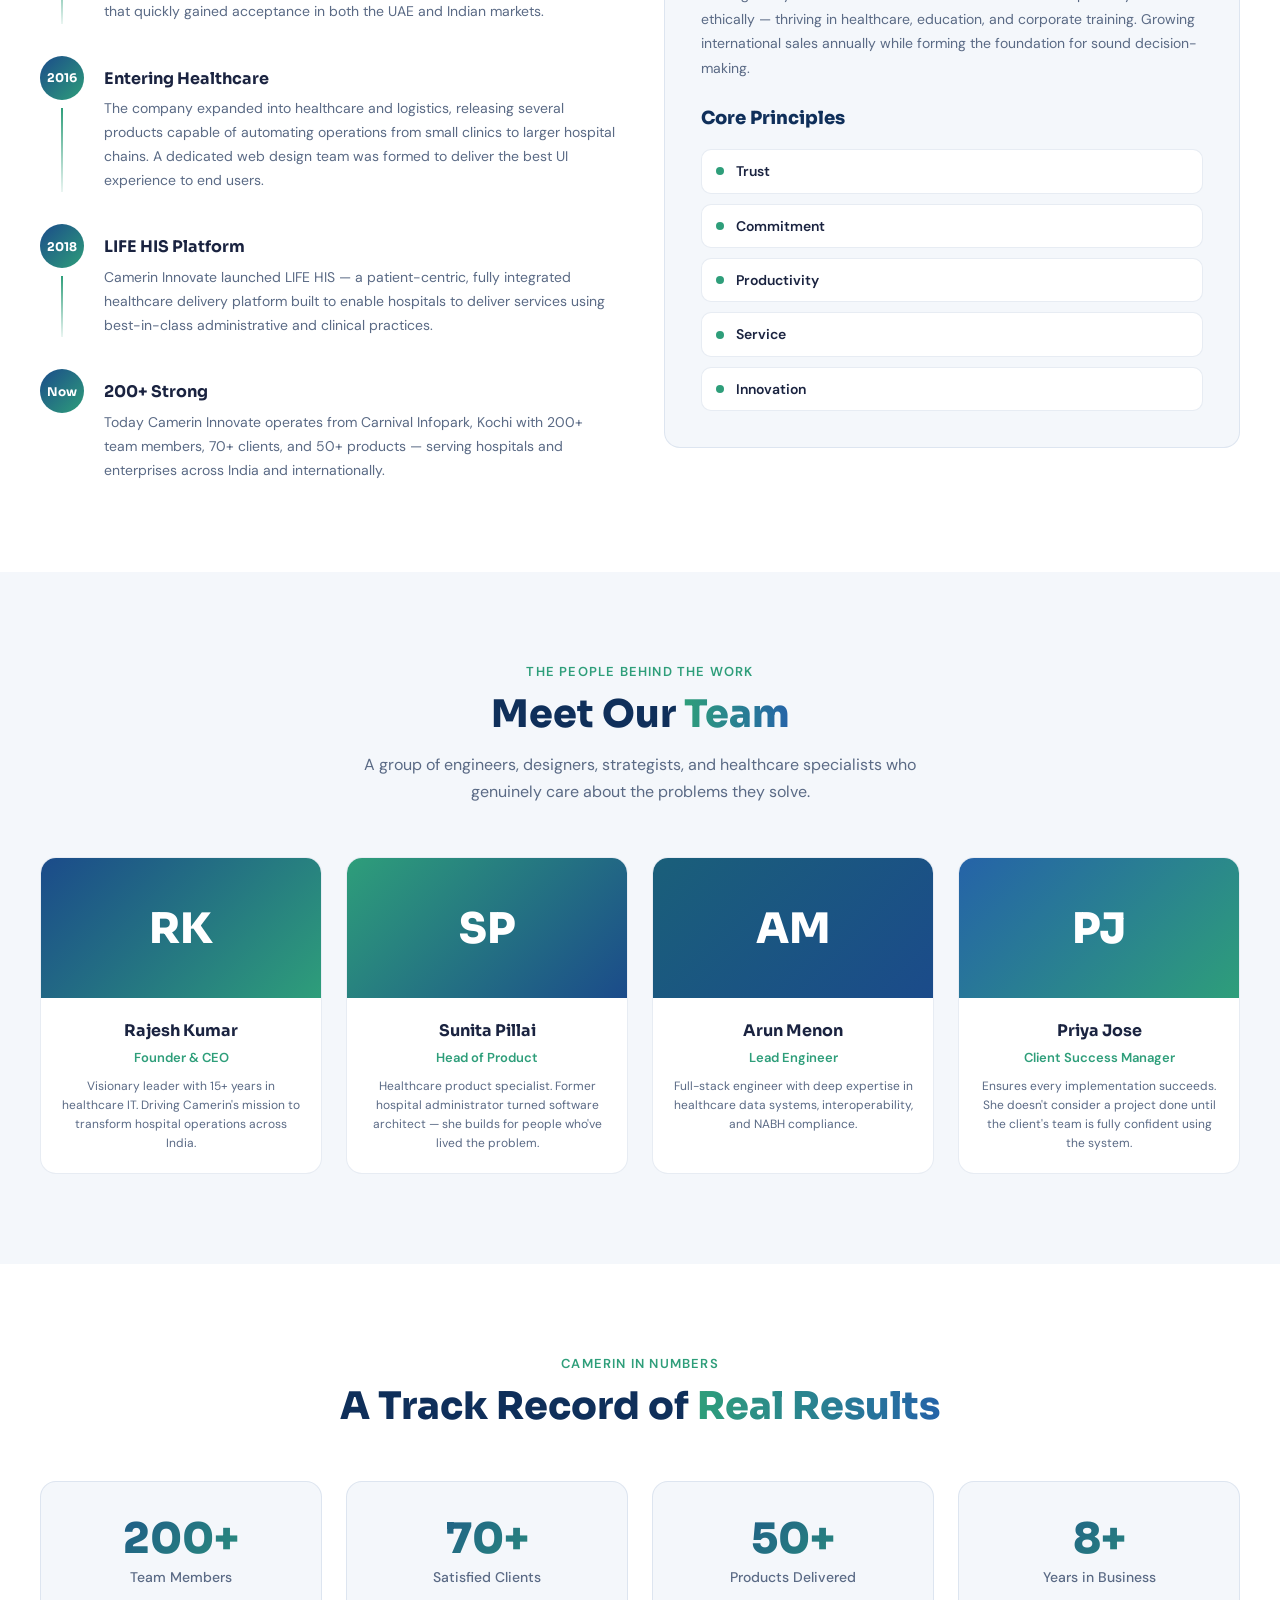
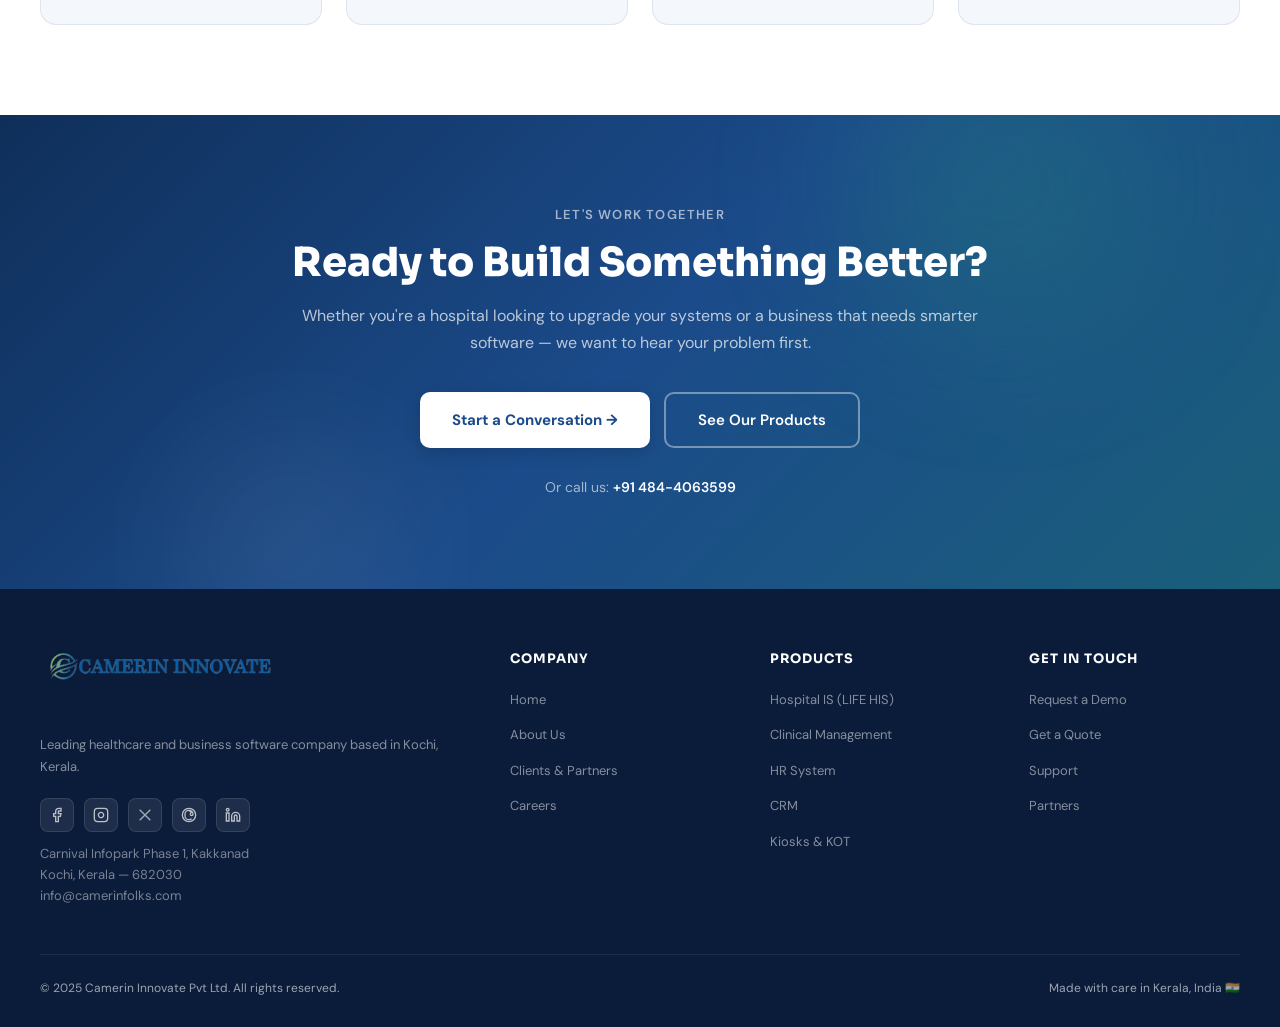
<file: about.html>
<!DOCTYPE html>
<html lang="en">
<head>
<meta charset="UTF-8">
<meta name="viewport" content="width=device-width, initial-scale=1.0">
<meta name="description" content="About Camerin Innovate — Our mission, story, team, and values. Leading healthcare and business software company based in Kochi, Kerala.">
<title>About Us — Camerin Innovate</title>
<link rel="stylesheet" href="style.css">
<style>
  .about-grid{display:grid;grid-template-columns:1fr 1fr;gap:72px;align-items:center}
  .about-img-block{position:relative}
  .about-img-card{background:linear-gradient(135deg,var(--blue),var(--teal));border-radius:var(--radius);aspect-ratio:4/3;display:flex;align-items:center;justify-content:center;overflow:hidden;position:relative}
  .about-img-inner{text-align:center;color:#fff;padding:40px}
  .about-img-inner h3{font-size:28px;font-weight:800;margin-bottom:8px}
  .about-img-inner p{font-size:14px;opacity:0.85;line-height:1.6}
  .about-float{position:absolute;background:#fff;border-radius:12px;padding:14px 20px;box-shadow:var(--shadow-hover);border:1px solid var(--border);animation:float2 4s ease-in-out infinite}
  .about-float-1{bottom:-20px;left:-20px}
  .about-float-2{top:-16px;right:-16px;animation-delay:2s}
  .af-num{font-family:'Sora',sans-serif;font-size:22px;font-weight:800;color:var(--blue)}
  .af-label{font-size:11px;color:var(--muted);margin-top:2px}
  .about-text .section-sub{max-width:none;margin-bottom:28px}
  .about-text p{font-size:15px;color:var(--muted);line-height:1.75;margin-bottom:16px}
  /* values */
  .values-grid{display:grid;grid-template-columns:repeat(3,1fr);gap:24px}
  .value-card{background:#fff;border-radius:var(--radius);padding:32px;border:1px solid var(--border);text-align:center;transition:all 0.25s}
  .value-card:hover{box-shadow:var(--shadow-hover);transform:translateY(-4px)}
  .value-icon{width:64px;height:64px;border-radius:20px;background:linear-gradient(135deg,var(--blue),var(--teal));display:flex;align-items:center;justify-content:center;margin:0 auto 20px}
  .value-icon svg{width:30px;height:30px;stroke:#fff;fill:none;stroke-width:1.8}
  .value-title{font-family:'Sora',sans-serif;font-size:17px;font-weight:700;color:var(--text);margin-bottom:10px}
  .value-desc{font-size:14px;color:var(--muted);line-height:1.65}
  /* team */
  .team-grid{display:grid;grid-template-columns:repeat(auto-fit,minmax(220px,1fr));gap:24px}
  .team-card{background:#fff;border-radius:var(--radius);border:1px solid var(--border);overflow:hidden;transition:all 0.25s;text-align:center}
  .team-card:hover{box-shadow:var(--shadow-hover);transform:translateY(-4px)}
  .team-avatar{height:140px;background:linear-gradient(135deg,var(--blue),var(--teal));display:flex;align-items:center;justify-content:center}
  .team-initials{font-family:'Sora',sans-serif;font-size:42px;font-weight:800;color:#fff}
  .team-info{padding:20px}
  .team-name{font-family:'Sora',sans-serif;font-size:16px;font-weight:700;color:var(--text);margin-bottom:4px}
  .team-role{font-size:13px;color:var(--teal);font-weight:600;margin-bottom:8px}
  .team-bio{font-size:12px;color:var(--muted);line-height:1.6}
  /* mission vision */
  .mv-grid{display:grid;grid-template-columns:1fr 1fr;gap:24px}
  .mv-card{border-radius:var(--radius);padding:40px;position:relative;overflow:hidden}
  .mv-mission{background:linear-gradient(135deg,var(--blue-dark),var(--blue));color:#fff}
  .mv-vision{background:linear-gradient(135deg,var(--teal),var(--teal-light));color:#fff}
  .mv-label{font-size:12px;font-weight:700;text-transform:uppercase;letter-spacing:1.2px;opacity:0.7;margin-bottom:12px}
  .mv-title{font-family:'Sora',sans-serif;font-size:26px;font-weight:800;margin-bottom:16px}
  .mv-text{font-size:15px;opacity:0.85;line-height:1.7}
  .mv-orb{position:absolute;border-radius:50%;filter:blur(50px);opacity:0.2;pointer-events:none}
  @media(max-width:768px){
    .about-grid{grid-template-columns:1fr;gap:40px}
    .values-grid{grid-template-columns:1fr}
    .mv-grid{grid-template-columns:1fr}
    .about-float{display:none}
    .history-grid{grid-template-columns:1fr!important}
  }
</style>
</head>
<body>

<!-- ══ NAV ══ -->
<nav>
  <div class="nav-inner">
    <div class="nav-logo"><a href="index.html"><img src="assets/camerin_logo.png" alt="Camerin Innovate"></a></div>
    <ul class="nav-links">
      <li><a href="index.html">Home</a></li>
      <li><a href="about.html" class="active">About Us</a></li>
      <li><a href="services.html">Products &amp; Services</a></li>
      <li><a href="clients.html">Clients</a></li>
      <li><a href="contact.html">Contact</a></li>
    </ul>
    <a href="contact.html" class="nav-cta">Book a Consultation</a>
    <button class="hamburger" id="hamburger" aria-label="Open menu" aria-expanded="false">
      <span></span><span></span><span></span>
    </button>
  </div>
</nav>
<div class="mobile-menu" id="mobile-menu">
  <ul>
    <li><a href="index.html">Home</a></li>
    <li><a href="about.html" class="active">About Us</a></li>
    <li><a href="services.html">Products &amp; Services</a></li>
    <li><a href="clients.html">Clients</a></li>
    <li><a href="contact.html">Contact</a></li>
  </ul>
  <a href="contact.html" class="mobile-cta">Book a Consultation →</a>
</div>

<!-- ══ PAGE HERO ══ -->
<section class="page-hero">
  <div class="grid-dots"></div>
  <div class="orb page-hero-orb1"></div>
  <div class="orb page-hero-orb2"></div>
  <div class="page-hero-inner">
    <div class="breadcrumb">
      <a href="index.html">Home</a>
      <span class="breadcrumb-sep">›</span>
      <span>About Us</span>
    </div>
    <div class="page-hero-badge"><span></span>Our Story</div>
    <h1>We Build Software That<br><em>Actually Helps People</em></h1>
    <p>Camerin Innovate is a healthcare and enterprise software company based in Kochi, Kerala. We build platforms that help hospitals run better, businesses grow faster, and teams work smarter.</p>
    <div class="page-hero-actions">
      <a href="contact.html" class="btn-primary">Talk to Our Team →</a>
      <a href="services.html" class="btn-secondary">See What We Build</a>
    </div>
  </div>
</section>

<!-- ══ ABOUT STORY ══ -->
<section style="background:#fff">
  <div class="section-inner">
    <div class="about-grid">
      <div class="about-img-block">
        <div class="about-img-card" style="padding:0;background:none;overflow:hidden;border-radius:var(--radius);box-shadow:0 8px 40px rgba(27,75,138,0.18);">
  <img 
    src="assets/camerin-innovate-office.jpg" 
    alt="Camerin Innovate Office — Kochi" 
    style="width:100%;height:100%;object-fit:cover;display:block;border-radius:var(--radius);"
  >
</div>
        <div class="about-float about-float-1">
          <div class="af-num">NABH</div>
          <div class="af-label">Compliant HIS</div>
        </div>
        <div class="about-float about-float-2">
          <div class="af-num">ISO 9001</div>
          <div class="af-label">Quality Standard</div>
        </div>
      </div>
      <div class="about-text">
        <span class="section-label">Who We Are</span>
        <h2 class="section-title">Technology That<br><span>Serves Real People</span></h2>
        <p>Camerin Innovate is a subsidiary of the Camerin Group, based at Carnival Infopark Phase 1, Kakkanad, Kochi. We specialize in healthcare information technology solutions and enterprise software for growing businesses.</p>
        <p>Our flagship product, <strong>LIFE HIS</strong>, is a patient-centric, fully integrated healthcare delivery platform built to help hospitals and clinics manage clinical operations, administrative workflows, billing, and patient records — all in one place.</p>
        <p>Beyond healthcare, we develop custom software for HR, CRM, digital operations, and brand development — built around the specific needs of each organization we work with, not off-the-shelf templates.</p>
        <p>Our approach is simple: understand the problem first, then build the right solution. We don't sell software. We build long-term partnerships.</p>
        <a href="contact.html" class="btn-primary" style="margin-top:8px">Work With Us →</a>
      </div>
    </div>
  </div>
</section>

<!-- ══ MISSION & VISION ══ -->
<section style="background:var(--light)">
  <div class="section-inner">
    <div class="section-header center">
      <span class="section-label">Purpose</span>
      <h2 class="section-title">Mission &amp; <span>Vision</span></h2>
    </div>
    <div class="mv-grid">
      <div class="mv-card mv-mission">
        <div class="mv-orb" style="width:200px;height:200px;background:#fff;top:-60px;right:-40px"></div>
        <div class="mv-label">Our Mission</div>
        <div class="mv-title">Build software that helps organizations run at their best</div>
        <div class="mv-text">To provide healthcare providers and businesses with technology that reduces errors, saves time, lowers costs, and lets people focus on what they do best — not on managing broken systems.</div>
      </div>
      <div class="mv-card mv-vision">
        <div class="mv-orb" style="width:200px;height:200px;background:#fff;top:-60px;left:-40px"></div>
        <div class="mv-label">Our Vision</div>
        <div class="mv-title">To be globally known for responsible, ethical technology</div>
        <div class="mv-text">To be recognized worldwide as a firm that conducts business responsibly and ethically — growing through trust, results, and the long-term success of every organization we partner with.</div>
      </div>
    </div>
  </div>
</section>

<!-- ══ VALUES ══ -->
<section style="background:#fff">
  <div class="section-inner">
    <div class="section-header center">
      <span class="section-label">What Drives Us</span>
      <h2 class="section-title">Our Core <span>Values</span></h2>
      <p class="section-sub">These aren't poster words. They are the principles that guide every decision we make — in design, development, and client relationships.</p>
    </div>
    <div class="values-grid">
      <div class="value-card">
        <div class="value-icon"><svg viewBox="0 0 24 24"><path d="M12 22s8-4 8-10V5l-8-3-8 3v7c0 6 8 10 8 10z"/></svg></div>
        <div class="value-title">Trust First</div>
        <div class="value-desc">We build trust before we build anything else. Every commitment we make to a client is a commitment we keep.</div>
      </div>
      <div class="value-card">
        <div class="value-icon"><svg viewBox="0 0 24 24"><circle cx="12" cy="12" r="10"/><line x1="12" y1="8" x2="12" y2="12"/><line x1="12" y1="16" x2="12.01" y2="16"/></svg></div>
        <div class="value-title">Problem-First Thinking</div>
        <div class="value-desc">We don't start with a product and look for customers. We start with a real problem and build the exact solution it needs.</div>
      </div>
      <div class="value-card">
        <div class="value-icon"><svg viewBox="0 0 24 24"><path d="M17 21v-2a4 4 0 00-4-4H5a4 4 0 00-4 4v2"/><circle cx="9" cy="7" r="4"/><path d="M23 21v-2a4 4 0 00-3-3.87M16 3.13a4 4 0 010 7.75"/></svg></div>
        <div class="value-title">People Over Process</div>
        <div class="value-desc">Technology should serve the people using it — not the other way around. Every system we build is tested against real human workflows.</div>
      </div>
      <div class="value-card">
        <div class="value-icon"><svg viewBox="0 0 24 24"><polyline points="22 12 18 12 15 21 9 3 6 12 2 12"/></svg></div>
        <div class="value-title">Measurable Impact</div>
        <div class="value-desc">We measure success by outcomes — reduced wait times, faster billing, fewer errors. Not by features shipped.</div>
      </div>
      <div class="value-card">
        <div class="value-icon"><svg viewBox="0 0 24 24"><path d="M12 2L2 7l10 5 10-5-10-5zM2 17l10 5 10-5M2 12l10 5 10-5"/></svg></div>
        <div class="value-title">Continuous Learning</div>
        <div class="value-desc">Healthcare and technology both move fast. Our team stays ahead — not to follow trends, but to serve our clients better.</div>
      </div>
      <div class="value-card">
        <div class="value-icon"><svg viewBox="0 0 24 24"><circle cx="12" cy="12" r="10"/><line x1="2" y1="12" x2="22" y2="12"/><path d="M12 2a15.3 15.3 0 014 10 15.3 15.3 0 01-4 10 15.3 15.3 0 01-4-10 15.3 15.3 0 014-10z"/></svg></div>
        <div class="value-title">Responsible Growth</div>
        <div class="value-desc">We grow by making our clients successful. Their growth is the only metric that matters to us in the long term.</div>
      </div>
    </div>
  </div>
</section>

<!-- ══ COMPANY HISTORY ══ -->
<section style="background:#fff">
  <div class="section-inner">
    <div class="section-header">
      <span class="section-label">A History To Be Proud Of</span>
      <h2 class="section-title">Our Journey <span>Since 2015</span></h2>
      <p class="section-sub">You don't have to be great to start, but you have to start to be great.</p>
    </div>
    <div class="history-grid" style="display:grid;grid-template-columns:1fr 1fr;gap:48px;align-items:start">
      <!-- Timeline -->
      <div style="display:flex;flex-direction:column;gap:0">

        <div style="display:flex;gap:20px;padding-bottom:32px;position:relative">
          <div style="display:flex;flex-direction:column;align-items:center;flex-shrink:0">
            <div style="width:44px;height:44px;border-radius:50%;background:linear-gradient(135deg,var(--blue),var(--teal));display:flex;align-items:center;justify-content:center;color:#fff;font-family:'Sora',sans-serif;font-weight:700;font-size:12px;flex-shrink:0">2015</div>
            <div style="width:2px;flex:1;background:linear-gradient(to bottom,var(--teal),rgba(46,158,122,0.1));margin-top:8px"></div>
          </div>
          <div style="padding-top:10px">
            <div style="font-family:'Sora',sans-serif;font-size:16px;font-weight:700;color:var(--text);margin-bottom:6px">The Beginning</div>
            <div style="font-size:14px;color:var(--muted);line-height:1.7">Camerin began its journey with a passion for making people's lives easier. CamerinFolks launched its first product, CF Stock — a retail management tool that quickly gained acceptance in both the UAE and Indian markets.</div>
          </div>
        </div>

        <div style="display:flex;gap:20px;padding-bottom:32px;position:relative">
          <div style="display:flex;flex-direction:column;align-items:center;flex-shrink:0">
            <div style="width:44px;height:44px;border-radius:50%;background:linear-gradient(135deg,var(--blue),var(--teal));display:flex;align-items:center;justify-content:center;color:#fff;font-family:'Sora',sans-serif;font-weight:700;font-size:12px;flex-shrink:0">2016</div>
            <div style="width:2px;flex:1;background:linear-gradient(to bottom,var(--teal),rgba(46,158,122,0.1));margin-top:8px"></div>
          </div>
          <div style="padding-top:10px">
            <div style="font-family:'Sora',sans-serif;font-size:16px;font-weight:700;color:var(--text);margin-bottom:6px">Entering Healthcare</div>
            <div style="font-size:14px;color:var(--muted);line-height:1.7">The company expanded into healthcare and logistics, releasing several products capable of automating operations from small clinics to larger hospital chains. A dedicated web design team was formed to deliver the best UI experience to end users.</div>
          </div>
        </div>

        <div style="display:flex;gap:20px;padding-bottom:32px;position:relative">
          <div style="display:flex;flex-direction:column;align-items:center;flex-shrink:0">
            <div style="width:44px;height:44px;border-radius:50%;background:linear-gradient(135deg,var(--blue),var(--teal));display:flex;align-items:center;justify-content:center;color:#fff;font-family:'Sora',sans-serif;font-weight:700;font-size:12px;flex-shrink:0">2018</div>
            <div style="width:2px;flex:1;background:linear-gradient(to bottom,var(--teal),rgba(46,158,122,0.1));margin-top:8px"></div>
          </div>
          <div style="padding-top:10px">
            <div style="font-family:'Sora',sans-serif;font-size:16px;font-weight:700;color:var(--text);margin-bottom:6px">LIFE HIS Platform</div>
            <div style="font-size:14px;color:var(--muted);line-height:1.7">Camerin Innovate launched LIFE HIS — a patient-centric, fully integrated healthcare delivery platform built to enable hospitals to deliver services using best-in-class administrative and clinical practices.</div>
          </div>
        </div>

        <div style="display:flex;gap:20px">
          <div style="display:flex;flex-direction:column;align-items:center;flex-shrink:0">
            <div style="width:44px;height:44px;border-radius:50%;background:linear-gradient(135deg,var(--blue),var(--teal));display:flex;align-items:center;justify-content:center;color:#fff;font-family:'Sora',sans-serif;font-weight:700;font-size:12px;flex-shrink:0">Now</div>
          </div>
          <div style="padding-top:10px">
            <div style="font-family:'Sora',sans-serif;font-size:16px;font-weight:700;color:var(--text);margin-bottom:6px">200+ Strong</div>
            <div style="font-size:14px;color:var(--muted);line-height:1.7">Today Camerin Innovate operates from Carnival Infopark, Kochi with 200+ team members, 70+ clients, and 50+ products — serving hospitals and enterprises across India and internationally.</div>
          </div>
        </div>

      </div>
      <!-- Values summary -->
      <div style="background:var(--light);border-radius:var(--radius);padding:36px;border:1px solid var(--border)">
        <div style="font-family:'Sora',sans-serif;font-size:18px;font-weight:800;color:var(--blue-dark);margin-bottom:6px">Our Objective</div>
        <p style="font-size:14px;color:var(--muted);line-height:1.75;margin-bottom:24px">To be globally known as a firm that conducts business responsibly and ethically — thriving in healthcare, education, and corporate training. Growing international sales annually while forming the foundation for sound decision-making.</p>
        <div style="font-family:'Sora',sans-serif;font-size:18px;font-weight:800;color:var(--blue-dark);margin-bottom:16px">Core Principles</div>
        <div style="display:flex;flex-direction:column;gap:10px">
          <div style="display:flex;align-items:center;gap:12px;padding:10px 14px;background:#fff;border-radius:var(--radius-sm);border:1px solid var(--border)">
            <div style="width:8px;height:8px;border-radius:50%;background:var(--teal);flex-shrink:0"></div>
            <span style="font-size:14px;font-weight:600;color:var(--text)">Trust</span>
          </div>
          <div style="display:flex;align-items:center;gap:12px;padding:10px 14px;background:#fff;border-radius:var(--radius-sm);border:1px solid var(--border)">
            <div style="width:8px;height:8px;border-radius:50%;background:var(--teal);flex-shrink:0"></div>
            <span style="font-size:14px;font-weight:600;color:var(--text)">Commitment</span>
          </div>
          <div style="display:flex;align-items:center;gap:12px;padding:10px 14px;background:#fff;border-radius:var(--radius-sm);border:1px solid var(--border)">
            <div style="width:8px;height:8px;border-radius:50%;background:var(--teal);flex-shrink:0"></div>
            <span style="font-size:14px;font-weight:600;color:var(--text)">Productivity</span>
          </div>
          <div style="display:flex;align-items:center;gap:12px;padding:10px 14px;background:#fff;border-radius:var(--radius-sm);border:1px solid var(--border)">
            <div style="width:8px;height:8px;border-radius:50%;background:var(--teal);flex-shrink:0"></div>
            <span style="font-size:14px;font-weight:600;color:var(--text)">Service</span>
          </div>
          <div style="display:flex;align-items:center;gap:12px;padding:10px 14px;background:#fff;border-radius:var(--radius-sm);border:1px solid var(--border)">
            <div style="width:8px;height:8px;border-radius:50%;background:var(--teal);flex-shrink:0"></div>
            <span style="font-size:14px;font-weight:600;color:var(--text)">Innovation</span>
          </div>
        </div>
      </div>
    </div>
  </div>
</section>

<!-- ══ TEAM ══ -->
<section style="background:var(--light)">
  <div class="section-inner">
    <div class="section-header center">
      <span class="section-label">The People Behind The Work</span>
      <h2 class="section-title">Meet Our <span>Team</span></h2>
      <p class="section-sub">A group of engineers, designers, strategists, and healthcare specialists who genuinely care about the problems they solve.</p>
    </div>
    <div class="team-grid">
      <div class="team-card">
        <div class="team-avatar"><div class="team-initials">RK</div></div>
        <div class="team-info">
          <div class="team-name">Rajesh Kumar</div>
          <div class="team-role">Founder &amp; CEO</div>
          <div class="team-bio">Visionary leader with 15+ years in healthcare IT. Driving Camerin's mission to transform hospital operations across India.</div>
        </div>
      </div>
      <div class="team-card">
        <div class="team-avatar" style="background:linear-gradient(135deg,var(--teal),var(--blue))"><div class="team-initials">SP</div></div>
        <div class="team-info">
          <div class="team-name">Sunita Pillai</div>
          <div class="team-role">Head of Product</div>
          <div class="team-bio">Healthcare product specialist. Former hospital administrator turned software architect — she builds for people who've lived the problem.</div>
        </div>
      </div>
      <div class="team-card">
        <div class="team-avatar" style="background:linear-gradient(135deg,#1a5f7a,var(--blue))"><div class="team-initials">AM</div></div>
        <div class="team-info">
          <div class="team-name">Arun Menon</div>
          <div class="team-role">Lead Engineer</div>
          <div class="team-bio">Full-stack engineer with deep expertise in healthcare data systems, interoperability, and NABH compliance.</div>
        </div>
      </div>
      <div class="team-card">
        <div class="team-avatar" style="background:linear-gradient(135deg,var(--blue-mid),var(--teal))"><div class="team-initials">PJ</div></div>
        <div class="team-info">
          <div class="team-name">Priya Jose</div>
          <div class="team-role">Client Success Manager</div>
          <div class="team-bio">Ensures every implementation succeeds. She doesn't consider a project done until the client's team is fully confident using the system.</div>
        </div>
      </div>
    </div>
  </div>
</section>

<!-- ══ STATS ══ -->
<section style="background:#fff">
  <div class="section-inner">
    <div class="section-header center">
      <span class="section-label">Camerin in Numbers</span>
      <h2 class="section-title">A Track Record of <span>Real Results</span></h2>
    </div>
    <div class="stats-grid">
      <div class="stat-card"><div class="stat-num">200+</div><div class="stat-label">Team Members</div></div>
      <div class="stat-card"><div class="stat-num">70+</div><div class="stat-label">Satisfied Clients</div></div>
      <div class="stat-card"><div class="stat-num">50+</div><div class="stat-label">Products Delivered</div></div>
      <div class="stat-card"><div class="stat-num">8+</div><div class="stat-label">Years in Business</div></div>
    </div>
  </div>
</section>

<!-- ══ CTA ══ -->
<section class="cta-section">
  <div class="cta-orb cta-orb1"></div>
  <div class="cta-orb cta-orb2"></div>
  <div class="cta-inner">
    <span class="cta-label">Let's work together</span>
    <h2 class="cta-title">Ready to Build Something Better?</h2>
    <p class="cta-sub">Whether you're a hospital looking to upgrade your systems or a business that needs smarter software — we want to hear your problem first.</p>
    <div class="cta-actions">
      <a href="contact.html" class="btn-white">Start a Conversation →</a>
      <a href="services.html" class="btn-outline-white">See Our Products</a>
    </div>
    <div class="cta-contact">Or call us: <a href="tel:+914844063599">+91 484-4063599</a></div>
  </div>
</section>

<!-- ══ FOOTER ══ -->
<footer>
  <div class="footer-inner">
    <div class="footer-top">
      <div>
        <div class="footer-brand-logo"><img src="assets/camerin_logo.png" alt="Camerin Innovate"></div>
        <p class="footer-desc">Leading healthcare and business software company based in Kochi, Kerala.</p>
        <div class="footer-social">
          <a href="https://www.facebook.com/profile.php?id=61557112896019" target="_blank" rel="noopener" class="social-btn" aria-label="Facebook"><svg viewBox="0 0 24 24"><path d="M18 2h-3a5 5 0 00-5 5v3H7v4h3v8h4v-8h3l1-4h-4V7a1 1 0 011-1h3z"/></svg></a>
          <a href="https://www.instagram.com/camerin_innovate" target="_blank" rel="noopener" class="social-btn" aria-label="Instagram"><svg viewBox="0 0 24 24"><rect x="2" y="2" width="20" height="20" rx="5"/><path d="M16 11.37A4 4 0 1112.63 8 4 4 0 0116 11.37z"/><line x1="17.5" y1="6.5" x2="17.51" y2="6.5"/></svg></a>
          <a href="https://x.com/CamerinInnovate" target="_blank" rel="noopener" class="social-btn" aria-label="Twitter / X"><svg viewBox="0 0 24 24"><path d="M4 4l16 16M4 20L20 4" stroke="currentColor" stroke-width="2" fill="none"/></svg></a>
          <a href="https://www.threads.net/@camerin_innovate" target="_blank" rel="noopener" class="social-btn" aria-label="Threads"><svg viewBox="0 0 24 24" fill="none" stroke="currentColor" stroke-width="2"><path d="M12 2C6.48 2 2 6.48 2 12s4.48 10 10 10 10-4.48 10-10S17.52 2 12 2zm0 4c1.5 0 2.8.56 3.8 1.46C14.9 8.3 14 9.6 14 11c0 1.1.9 2 2 2s2-.9 2-2c0-3.31-2.69-6-6-6s-6 2.69-6 6v2c0 3.31 2.69 6 6 6 1.5 0 2.87-.55 3.9-1.46"/></svg></a>
          <a href="https://www.linkedin.com/in/camerin-innovate-pvt-ltd-2baa652b9" target="_blank" rel="noopener" class="social-btn" aria-label="LinkedIn"><svg viewBox="0 0 24 24"><path d="M16 8a6 6 0 016 6v7h-4v-7a2 2 0 00-2-2 2 2 0 00-2 2v7h-4v-7a6 6 0 016-6zM2 9h4v12H2z"/><circle cx="4" cy="4" r="2"/></svg></a>
        </div>
        <div class="footer-address">Carnival Infopark Phase 1, Kakkanad<br>Kochi, Kerala — 682030<br><a href="mailto:info@camerinfolks.com" id="footer-email" >info@camerinfolks.com</a></div>
      </div>
      <div>
        <div class="footer-heading">Company</div>
        <ul class="footer-links">
          <li><a href="index.html">Home</a></li>
          <li><a href="about.html">About Us</a></li>
          <li><a href="clients.html">Clients &amp; Partners</a></li>
          <li><a href="contact.html">Careers</a></li>
        </ul>
      </div>
      <div>
        <div class="footer-heading">Products</div>
        <ul class="footer-links">
          <li><a href="services.html#his">Hospital IS (LIFE HIS)</a></li>
          <li><a href="services.html#cms">Clinical Management</a></li>
          <li><a href="services.html#hrm">HR System</a></li>
          <li><a href="services.html#crm">CRM</a></li>
          <li><a href="services.html#kiosk">Kiosks &amp; KOT</a></li>
        </ul>
      </div>
      <div>
        <div class="footer-heading">Get In Touch</div>
        <ul class="footer-links">
          <li><a href="contact.html">Request a Demo</a></li>
          <li><a href="contact.html">Get a Quote</a></li>
          <li><a href="contact.html">Support</a></li>
          <li><a href="contact.html">Partners</a></li>
        </ul>
      </div>
    </div>
    <div class="footer-bottom">
      <span>© 2025 Camerin Innovate Pvt Ltd. All rights reserved.</span>
      <span>Made with care in Kerala, India 🇮🇳</span>
    </div>
  </div>
</footer>

<script>
  const hamburger = document.getElementById('hamburger');
  const mobileMenu = document.getElementById('mobile-menu');
  hamburger.addEventListener('click', () => {
    const isOpen = mobileMenu.classList.toggle('open');
    hamburger.classList.toggle('open', isOpen);
    hamburger.setAttribute('aria-expanded', isOpen);
  });
  mobileMenu.querySelectorAll('a').forEach(a => {
    a.addEventListener('click', () => {
      mobileMenu.classList.remove('open');
      hamburger.classList.remove('open');
      hamburger.setAttribute('aria-expanded', false);
    });
  });
</script>

</body>
</html>
</file>
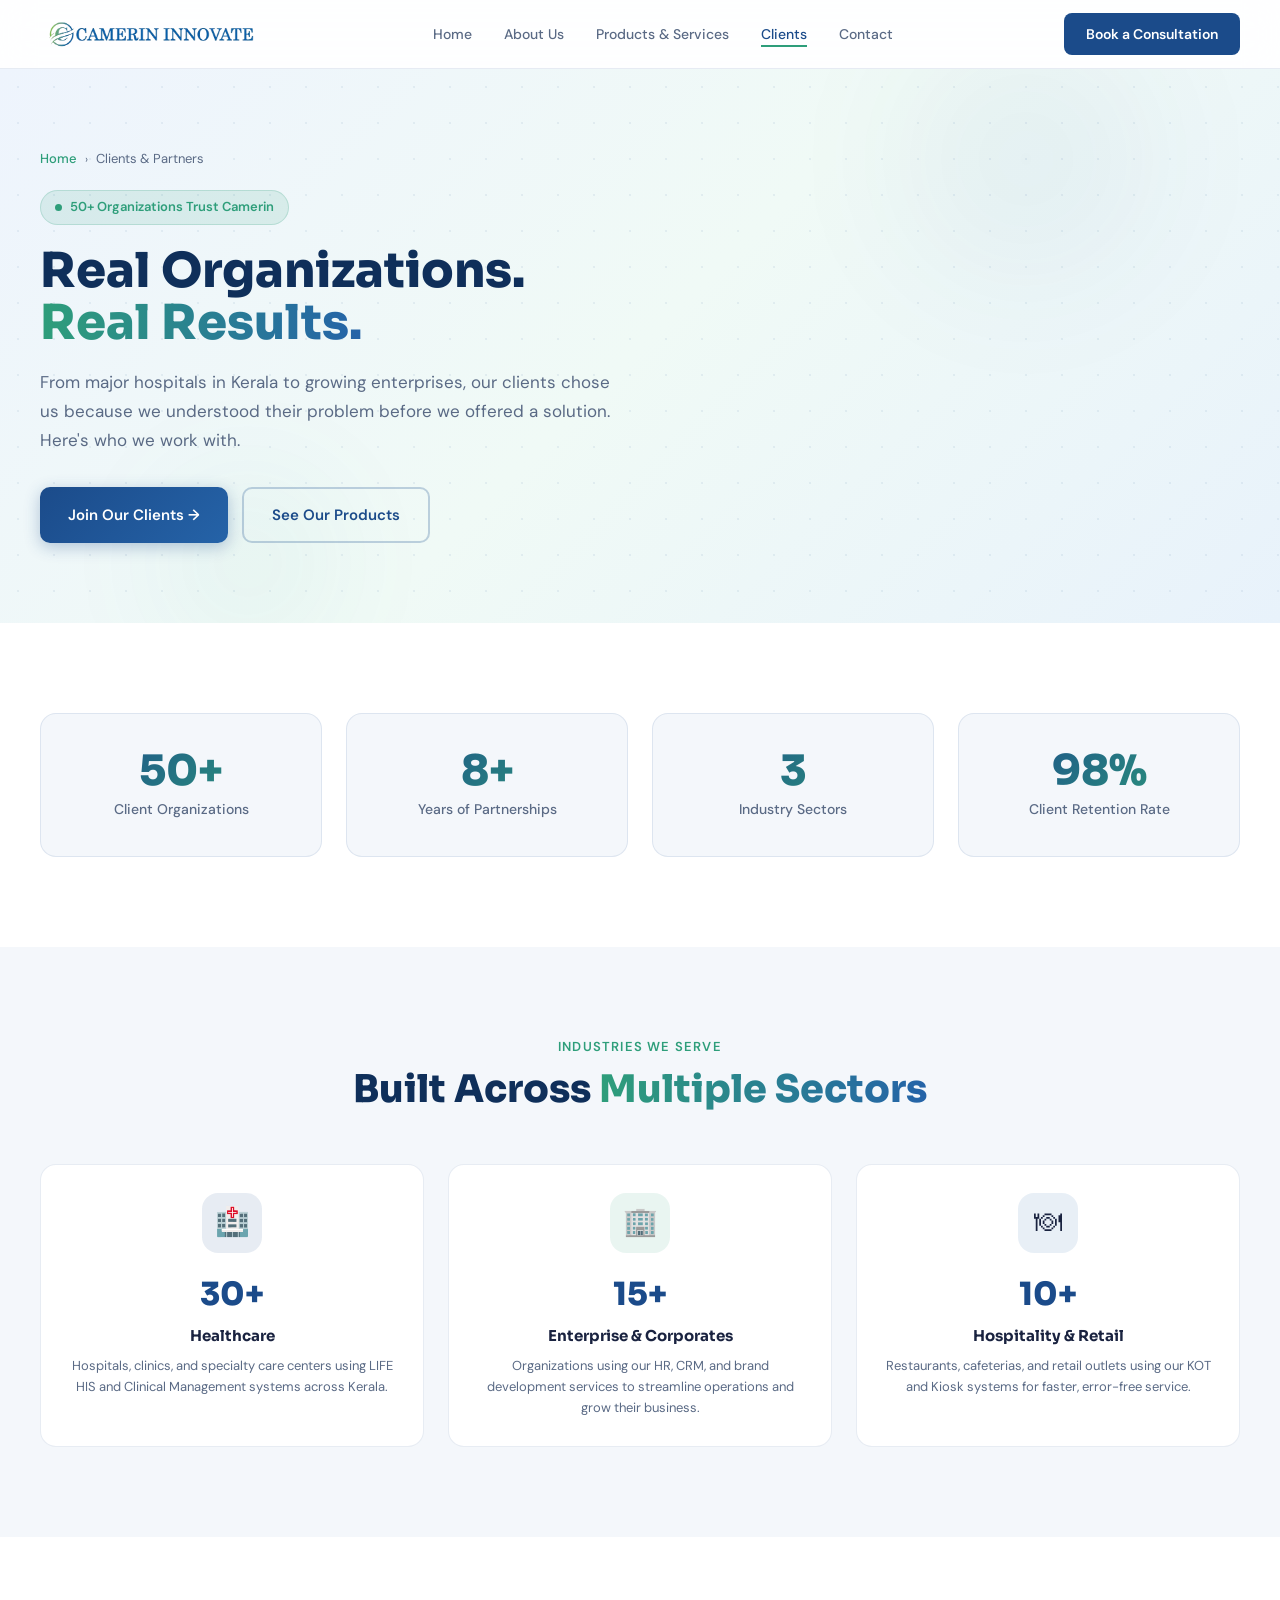
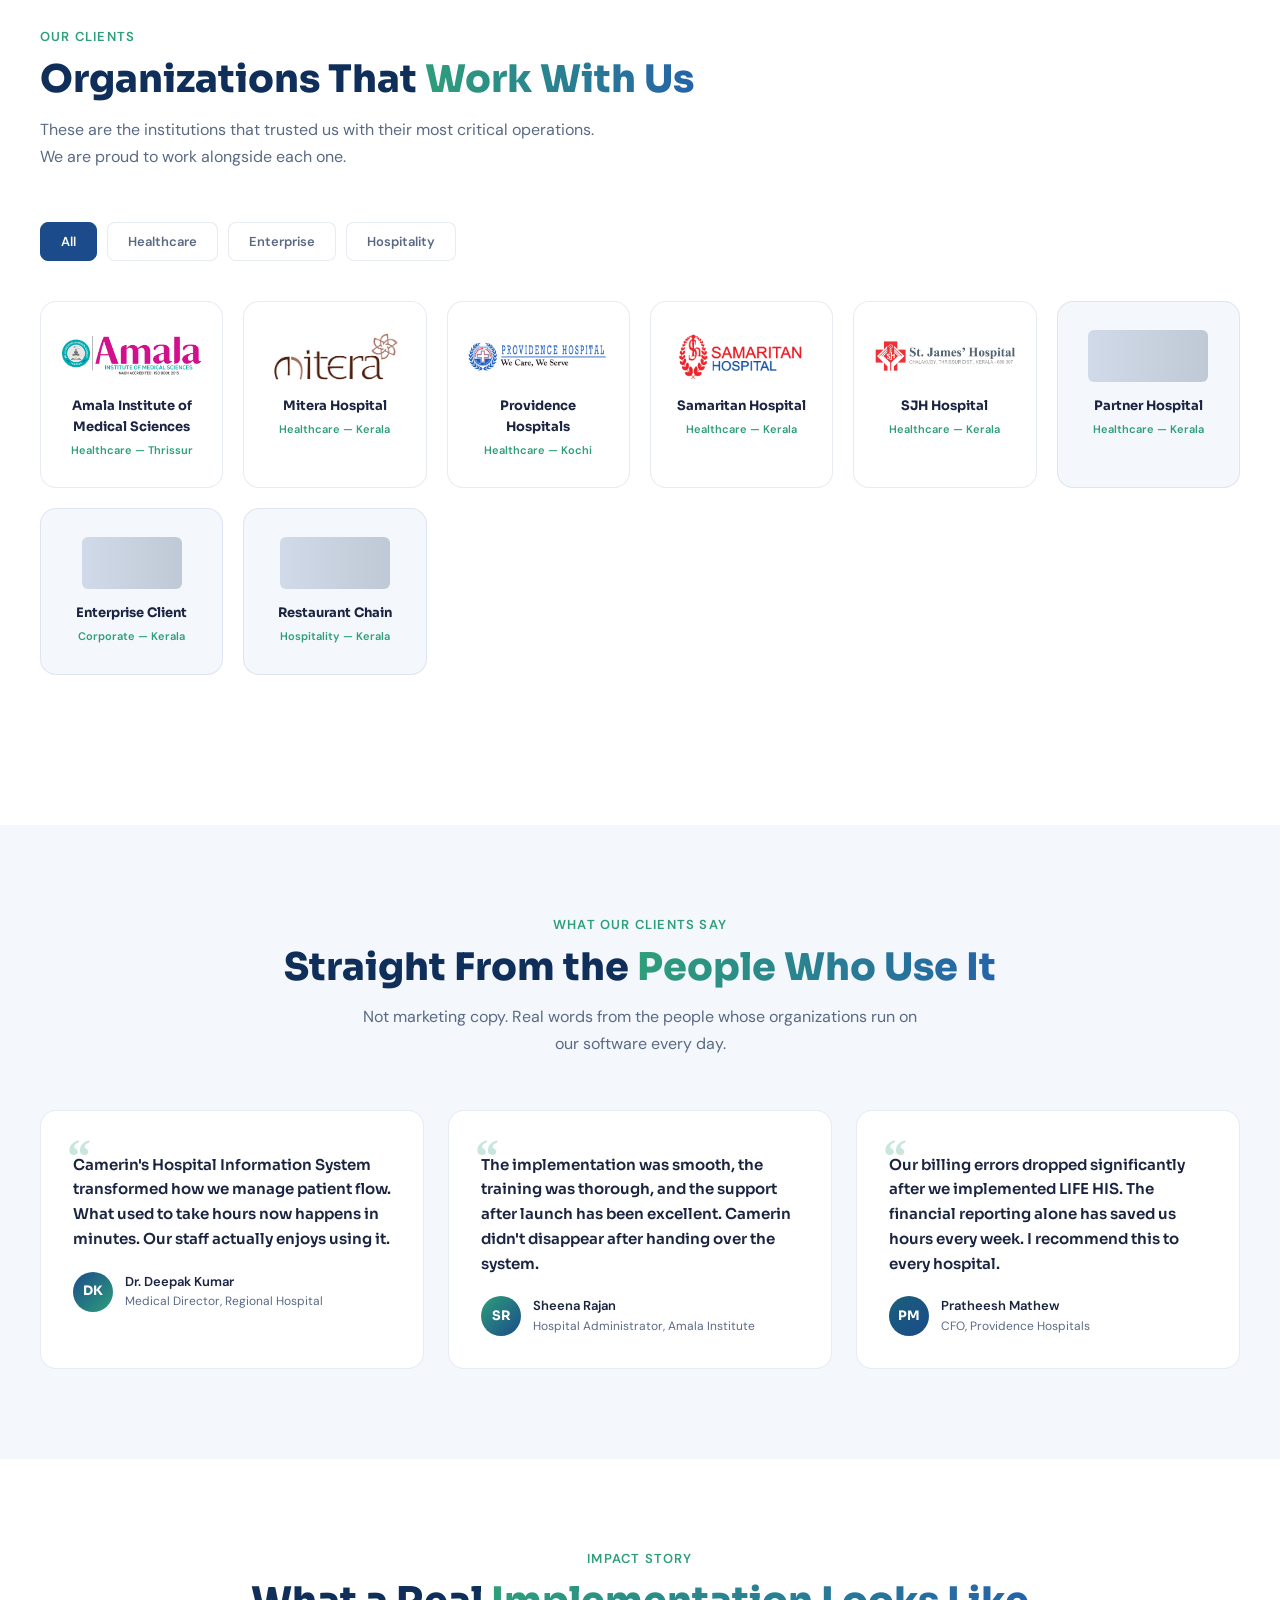
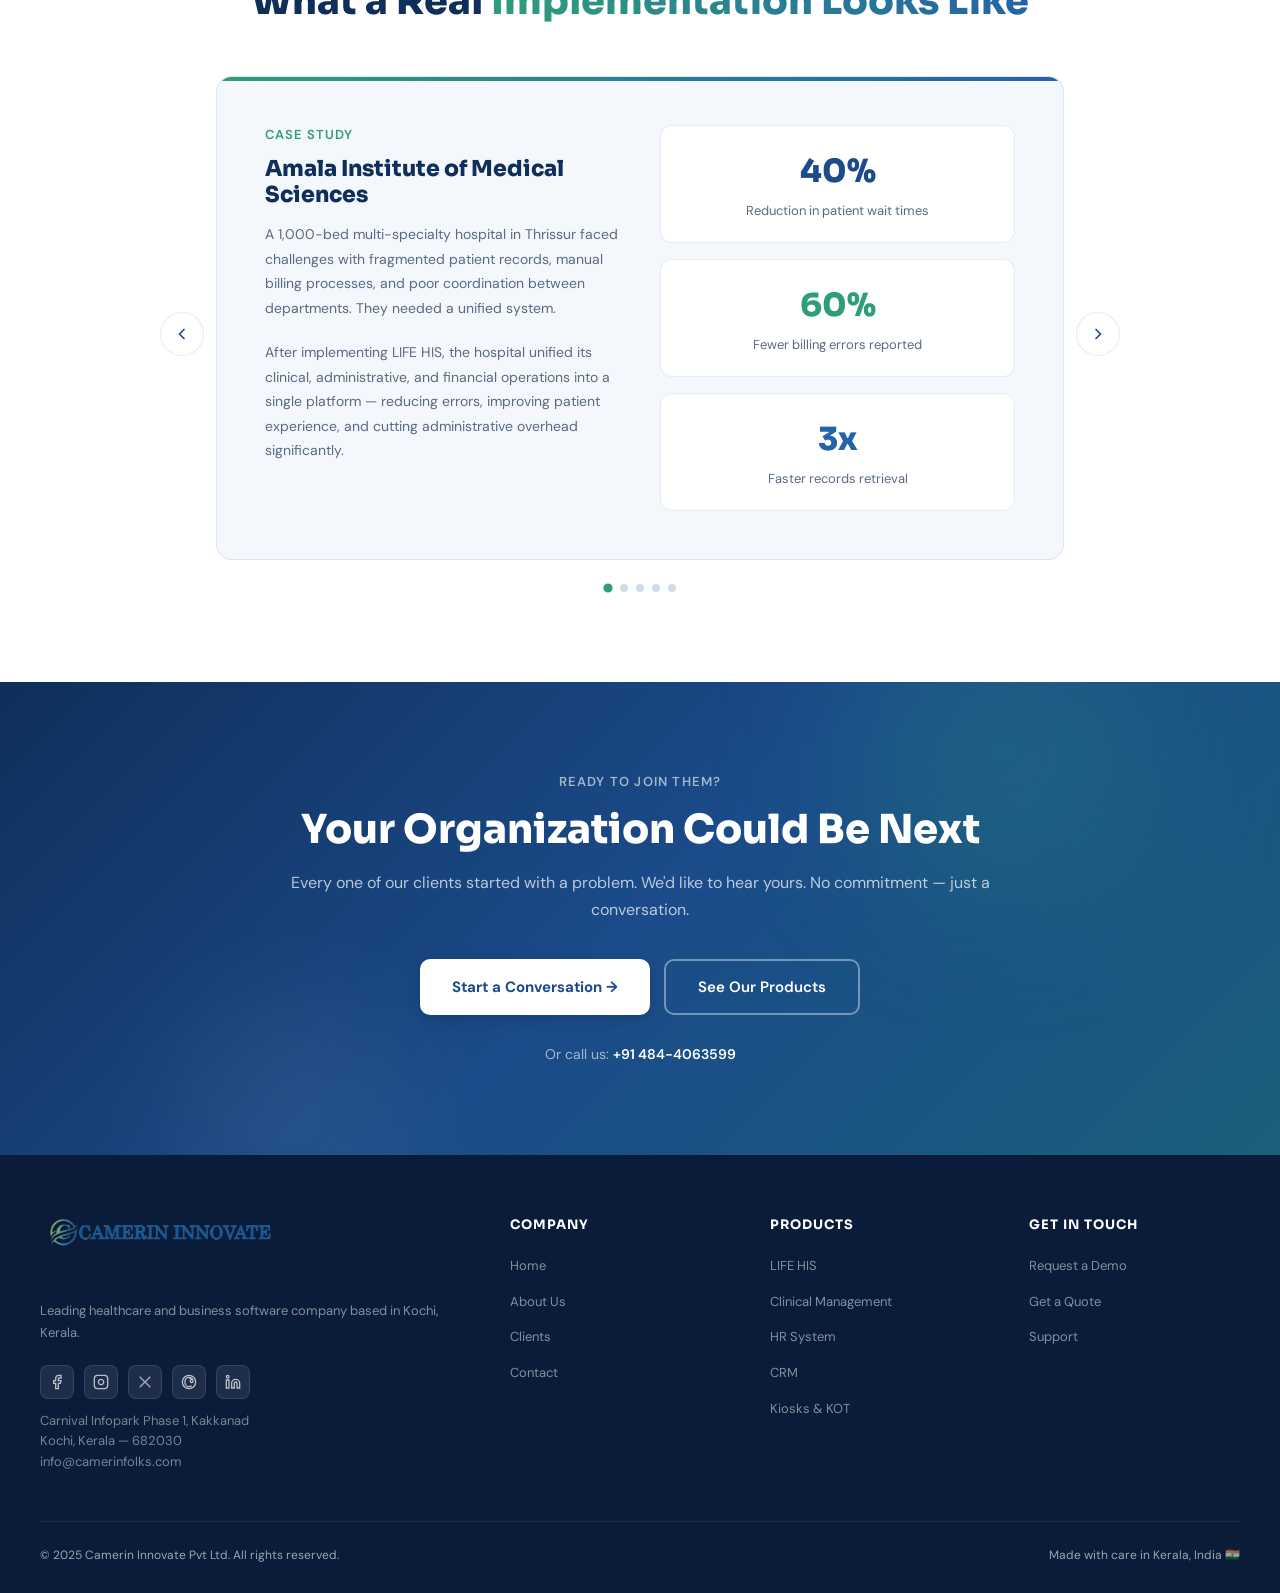
<file: clients.html>
<!DOCTYPE html>
<html lang="en">
<head>
<meta charset="UTF-8">
<meta name="viewport" content="width=device-width, initial-scale=1.0">
<meta name="description" content="Clients & Partners of Camerin Innovate — Hospitals, clinics and enterprises across Kerala that trust our software.">
<title>Clients &amp; Partners — Camerin Innovate</title>
<link rel="stylesheet" href="style.css">
<style>
  .clients-grid-full{display:grid;grid-template-columns:repeat(auto-fit,minmax(180px,1fr));gap:20px;margin-bottom:60px}
  .client-card{background:#fff;border-radius:var(--radius);padding:28px 20px;border:1px solid var(--border);text-align:center;transition:all 0.25s;position:relative;overflow:hidden}
  .client-card::before{content:'';position:absolute;top:0;left:0;right:0;height:3px;background:linear-gradient(90deg,var(--teal),var(--blue-mid));transform:scaleX(0);transform-origin:left;transition:transform 0.3s}
  .client-card:hover{box-shadow:var(--shadow-hover);transform:translateY(-4px)}
  .client-card:hover::before{transform:scaleX(1)}
  .client-card img{height:52px;width:auto;max-width:140px;object-fit:contain;margin:0 auto 14px;display:block}
  .client-name{font-family:'Sora',sans-serif;font-size:13px;font-weight:700;color:var(--text);margin-bottom:4px}
  .client-type{font-size:11px;color:var(--teal);font-weight:600}
  /* sector */
  .sector-tabs{display:flex;gap:10px;flex-wrap:wrap;margin-bottom:40px}
  .sector-tab{padding:10px 20px;border-radius:8px;border:1.5px solid var(--border);font-family:'DM Sans',sans-serif;font-size:13px;font-weight:600;color:var(--muted);background:#fff;cursor:pointer;transition:all 0.2s}
  .sector-tab:hover,.sector-tab.active{background:var(--blue);color:#fff;border-color:var(--blue)}
  /* testimonials */
  .testimonials-grid{display:grid;grid-template-columns:repeat(3,1fr);gap:24px}
  .testi-card{background:#fff;border-radius:var(--radius);padding:32px;border:1px solid var(--border);transition:all 0.25s;position:relative}
  .testi-card:hover{box-shadow:var(--shadow-hover);transform:translateY(-4px)}
  .testi-card-quote{font-family:'Sora',sans-serif;font-size:15px;font-weight:600;color:var(--text);line-height:1.65;margin-bottom:20px;position:relative;padding-top:10px}
  .testi-card-quote::before{content:'\201C';font-size:48px;color:var(--teal);opacity:0.25;position:absolute;top:-10px;left:-6px;font-family:Georgia,serif;line-height:1}
  .testi-card-author{display:flex;align-items:center;gap:12px}
  .tc-avatar{width:40px;height:40px;border-radius:50%;background:linear-gradient(135deg,var(--blue),var(--teal));display:flex;align-items:center;justify-content:center;color:#fff;font-family:'Sora',sans-serif;font-weight:700;font-size:13px;flex-shrink:0}
  .tc-name{font-weight:600;color:var(--text);font-size:13px}
  .tc-role{font-size:12px;color:var(--muted)}
  /* sectors breakdown */
  .sectors-grid{display:grid;grid-template-columns:repeat(3,1fr);gap:24px}
  .sector-card{background:#fff;border-radius:var(--radius);padding:28px;border:1px solid var(--border);transition:all 0.25s;text-align:center}
  .sector-card:hover{box-shadow:var(--shadow-hover);transform:translateY(-4px)}
  .sector-icon{width:60px;height:60px;border-radius:16px;display:flex;align-items:center;justify-content:center;margin:0 auto 16px;font-size:28px}
  .sector-num{font-family:'Sora',sans-serif;font-size:32px;font-weight:800;color:var(--blue);margin-bottom:4px}
  .sector-name{font-family:'Sora',sans-serif;font-size:15px;font-weight:700;color:var(--text);margin-bottom:8px}
  .sector-desc{font-size:13px;color:var(--muted);line-height:1.6}
  @media(max-width:900px){
    .testimonials-grid{grid-template-columns:1fr}
    .sectors-grid{grid-template-columns:1fr 1fr}
  }
  @media(max-width:600px){
    .sectors-grid{grid-template-columns:1fr}
    .clients-grid-full{grid-template-columns:repeat(2,1fr)}
  }
  /* case study carousel */
  .case-carousel-wrap{max-width:960px;margin:0 auto}
  .case-carousel{display:flex;align-items:center;gap:12px}
  .case-carousel-col{flex:1;min-width:0}
  .case-card{background:var(--light);border-radius:var(--radius);border:1px solid var(--border);padding:48px;position:relative;overflow:hidden}
  .case-card-bar{position:absolute;top:0;left:0;right:0;height:4px;background:linear-gradient(90deg,var(--teal),var(--blue-mid))}
  .case-slide-grid{display:grid;grid-template-columns:1fr 1fr;gap:40px;align-items:start}
  .case-label{font-size:13px;font-weight:600;color:var(--teal);text-transform:uppercase;letter-spacing:1px;margin-bottom:10px}
  .case-title{font-family:'Sora',sans-serif;font-size:22px;font-weight:800;color:var(--blue-dark);margin-bottom:14px}
  .case-text{font-size:14px;color:var(--muted);line-height:1.75;margin-bottom:20px}
  .case-text:last-child{margin-bottom:0}
  .case-stats{display:flex;flex-direction:column;gap:16px}
  .case-stat{background:#fff;border-radius:12px;padding:20px;border:1px solid var(--border);text-align:center}
  .case-stat-num{font-family:'Sora',sans-serif;font-size:32px;font-weight:800;margin-bottom:4px}
  .case-stat-num--blue{color:var(--blue)}
  .case-stat-num--teal{color:var(--teal)}
  .case-stat-num--mid{color:var(--blue-mid)}
  .case-stat-label{font-size:13px;color:var(--muted);margin-top:4px}
  .carousel-viewport{overflow:hidden}
  .carousel-track{display:flex;transition:transform 0.45s ease}
  .carousel-slide{flex:0 0 100%;min-width:0}
  .carousel-btn{flex-shrink:0;width:44px;height:44px;border-radius:50%;border:1.5px solid var(--border);background:#fff;color:var(--blue);cursor:pointer;display:flex;align-items:center;justify-content:center;transition:all 0.2s}
  .carousel-btn:hover{border-color:var(--teal);color:var(--teal);box-shadow:var(--shadow)}
  .carousel-btn svg{width:20px;height:20px;stroke:currentColor;fill:none;stroke-width:2}
  .carousel-dots{display:flex;justify-content:center;gap:8px;margin-top:24px}
  .carousel-dot{width:8px;height:8px;border-radius:50%;border:none;background:rgba(27,75,138,0.2);cursor:pointer;padding:0;transition:background 0.2s,transform 0.2s}
  .carousel-dot.active{background:var(--teal);transform:scale(1.15)}
  @media(max-width:768px){
    .case-slide-grid{grid-template-columns:1fr}
    .case-card{padding:28px 24px}
    .case-carousel{gap:4px}
    .carousel-btn{width:36px;height:36px}
    .carousel-btn svg{width:16px;height:16px}
  }
</style>
</head>
<body>

<!-- ══ NAV ══ -->
<nav>
  <div class="nav-inner">
    <div class="nav-logo"><a href="index.html"><img src="assets/camerin_logo.png" alt="Camerin Innovate"></a></div>
    <ul class="nav-links">
      <li><a href="index.html">Home</a></li>
      <li><a href="about.html">About Us</a></li>
      <li><a href="services.html">Products &amp; Services</a></li>
      <li><a href="clients.html" class="active">Clients</a></li>
      <li><a href="contact.html">Contact</a></li>
    </ul>
    <a href="contact.html" class="nav-cta">Book a Consultation</a>
    <button class="hamburger" id="hamburger" aria-label="Open menu" aria-expanded="false">
      <span></span><span></span><span></span>
    </button>
  </div>
</nav>
<div class="mobile-menu" id="mobile-menu">
  <ul>
    <li><a href="index.html">Home</a></li>
    <li><a href="about.html">About Us</a></li>
    <li><a href="services.html">Products &amp; Services</a></li>
    <li><a href="clients.html" class="active">Clients</a></li>
    <li><a href="contact.html">Contact</a></li>
  </ul>
  <a href="contact.html" class="mobile-cta">Book a Consultation →</a>
</div>

<!-- ══ PAGE HERO ══ -->
<section class="page-hero">
  <div class="grid-dots"></div>
  <div class="orb page-hero-orb1"></div>
  <div class="orb page-hero-orb2"></div>
  <div class="page-hero-inner">
    <div class="breadcrumb">
      <a href="index.html">Home</a>
      <span class="breadcrumb-sep">›</span>
      <span>Clients &amp; Partners</span>
    </div>
    <div class="page-hero-badge"><span></span>50+ Organizations Trust Camerin</div>
    <h1>Real Organizations.<br><em>Real Results.</em></h1>
    <p>From major hospitals in Kerala to growing enterprises, our clients chose us because we understood their problem before we offered a solution. Here's who we work with.</p>
    <div class="page-hero-actions">
      <a href="contact.html" class="btn-primary">Join Our Clients →</a>
      <a href="services.html" class="btn-secondary">See Our Products</a>
    </div>
  </div>
</section>

<!-- ══ STATS ══ -->
<section style="background:#fff">
  <div class="section-inner">
    <div class="stats-grid">
      <div class="stat-card"><div class="stat-num">50+</div><div class="stat-label">Client Organizations</div></div>
      <div class="stat-card"><div class="stat-num">8+</div><div class="stat-label">Years of Partnerships</div></div>
      <div class="stat-card"><div class="stat-num">3</div><div class="stat-label">Industry Sectors</div></div>
      <div class="stat-card"><div class="stat-num">98%</div><div class="stat-label">Client Retention Rate</div></div>
    </div>
  </div>
</section>

<!-- ══ SECTORS ══ -->
<section style="background:var(--light)">
  <div class="section-inner">
    <div class="section-header center">
      <span class="section-label">Industries We Serve</span>
      <h2 class="section-title">Built Across <span>Multiple Sectors</span></h2>
    </div>
    <div class="sectors-grid">
      <div class="sector-card">
        <div class="sector-icon" style="background:rgba(27,75,138,0.1)">🏥</div>
        <div class="sector-num">30+</div>
        <div class="sector-name">Healthcare</div>
        <div class="sector-desc">Hospitals, clinics, and specialty care centers using LIFE HIS and Clinical Management systems across Kerala.</div>
      </div>
      <div class="sector-card">
        <div class="sector-icon" style="background:rgba(46,158,122,0.1)">🏢</div>
        <div class="sector-num">15+</div>
        <div class="sector-name">Enterprise &amp; Corporates</div>
        <div class="sector-desc">Organizations using our HR, CRM, and brand development services to streamline operations and grow their business.</div>
      </div>
      <div class="sector-card">
        <div class="sector-icon" style="background:rgba(37,99,168,0.1)">🍽</div>
        <div class="sector-num">10+</div>
        <div class="sector-name">Hospitality &amp; Retail</div>
        <div class="sector-desc">Restaurants, cafeterias, and retail outlets using our KOT and Kiosk systems for faster, error-free service.</div>
      </div>
    </div>
  </div>
</section>

<!-- ══ CLIENT LOGOS ══ -->
<section style="background:#fff">
  <div class="section-inner">
    <div class="section-header">
      <span class="section-label">Our Clients</span>
      <h2 class="section-title">Organizations That <span>Work With Us</span></h2>
      <p class="section-sub">These are the institutions that trusted us with their most critical operations. We are proud to work alongside each one.</p>
    </div>
    <div class="sector-tabs">
      <button class="sector-tab active" data-filter="all">All</button>
      <button class="sector-tab" data-filter="healthcare">Healthcare</button>
      <button class="sector-tab" data-filter="enterprise">Enterprise</button>
      <button class="sector-tab" data-filter="hospitality">Hospitality</button>
    </div>
    <div class="clients-grid-full" id="clients-grid">
      <div class="client-card" data-category="healthcare">
        <img src="assets/amala-logo.webp" alt="Amala Institute of Medical Sciences">
        <div class="client-name">Amala Institute of Medical Sciences</div>
        <div class="client-type">Healthcare — Thrissur</div>
      </div>
      <div class="client-card" data-category="healthcare">
        <img src="assets/logo-mitera.webp" alt="Mitera Hospital">
        <div class="client-name">Mitera Hospital</div>
        <div class="client-type">Healthcare — Kerala</div>
      </div>
      <div class="client-card" data-category="healthcare">
        <img src="assets/providence hospitals logo.png" alt="Providence Hospitals">
        <div class="client-name">Providence Hospitals</div>
        <div class="client-type">Healthcare — Kochi</div>
      </div>
      <div class="client-card" data-category="healthcare">
        <img src="assets/samarithan.png" alt="Samaritan Hospital">
        <div class="client-name">Samaritan Hospital</div>
        <div class="client-type">Healthcare — Kerala</div>
      </div>
      <div class="client-card" data-category="healthcare">
        <img src="assets/sjh-logo-new.png" alt="SJH Hospital">
        <div class="client-name">SJH Hospital</div>
        <div class="client-type">Healthcare — Kerala</div>
      </div>
      <div class="client-card" data-category="healthcare" style="background:var(--light)">
        <div style="height:52px;width:120px;background:linear-gradient(90deg,#d1dae8,#bfc9d6);border-radius:6px;margin:0 auto 14px"></div>
        <div class="client-name">Partner Hospital</div>
        <div class="client-type">Healthcare — Kerala</div>
      </div>
      <div class="client-card" data-category="enterprise" style="background:var(--light)">
        <div style="height:52px;width:100px;background:linear-gradient(90deg,#d1dae8,#bfc9d6);border-radius:6px;margin:0 auto 14px"></div>
        <div class="client-name">Enterprise Client</div>
        <div class="client-type">Corporate — Kerala</div>
      </div>
      <div class="client-card" data-category="hospitality" style="background:var(--light)">
        <div style="height:52px;width:110px;background:linear-gradient(90deg,#d1dae8,#bfc9d6);border-radius:6px;margin:0 auto 14px"></div>
        <div class="client-name">Restaurant Chain</div>
        <div class="client-type">Hospitality — Kerala</div>
      </div>
    </div>
  </div>
</section>

<!-- ══ TESTIMONIALS ══ -->
<section style="background:var(--light)">
  <div class="section-inner">
    <div class="section-header center">
      <span class="section-label">What Our Clients Say</span>
      <h2 class="section-title">Straight From the <span>People Who Use It</span></h2>
      <p class="section-sub">Not marketing copy. Real words from the people whose organizations run on our software every day.</p>
    </div>
    <div class="testimonials-grid">
      <div class="testi-card">
        <p class="testi-card-quote">Camerin's Hospital Information System transformed how we manage patient flow. What used to take hours now happens in minutes. Our staff actually enjoys using it.</p>
        <div class="testi-card-author">
          <div class="tc-avatar">DK</div>
          <div>
            <div class="tc-name">Dr. Deepak Kumar</div>
            <div class="tc-role">Medical Director, Regional Hospital</div>
          </div>
        </div>
      </div>
      <div class="testi-card">
        <p class="testi-card-quote">The implementation was smooth, the training was thorough, and the support after launch has been excellent. Camerin didn't disappear after handing over the system.</p>
        <div class="testi-card-author">
          <div class="tc-avatar" style="background:linear-gradient(135deg,var(--teal),var(--blue))">SR</div>
          <div>
            <div class="tc-name">Sheena Rajan</div>
            <div class="tc-role">Hospital Administrator, Amala Institute</div>
          </div>
        </div>
      </div>
      <div class="testi-card">
        <p class="testi-card-quote">Our billing errors dropped significantly after we implemented LIFE HIS. The financial reporting alone has saved us hours every week. I recommend this to every hospital.</p>
        <div class="testi-card-author">
          <div class="tc-avatar" style="background:linear-gradient(135deg,#1a5f7a,var(--blue))">PM</div>
          <div>
            <div class="tc-name">Pratheesh Mathew</div>
            <div class="tc-role">CFO, Providence Hospitals</div>
          </div>
        </div>
      </div>
    </div>
  </div>
</section>

<!-- ══ CASE HIGHLIGHT ══ -->
<section style="background:#fff">
  <div class="section-inner">
    <div class="section-header center">
      <span class="section-label">Impact Story</span>
      <h2 class="section-title">What a Real <span>Implementation Looks Like</span></h2>
    </div>
    <div class="case-carousel-wrap">
      <div class="case-carousel" data-autoplay="7000">
        <button type="button" class="carousel-btn carousel-prev" aria-label="Previous case study">
          <svg viewBox="0 0 24 24"><polyline points="15 18 9 12 15 6"/></svg>
        </button>
        <div class="case-carousel-col">
          <div class="carousel-viewport" aria-live="polite">
            <div class="carousel-track">
              <div class="carousel-slide">
                <div class="case-card">
                  <div class="case-card-bar"></div>
                  <div class="case-slide-grid">
                    <div>
                      <div class="case-label">Case Study</div>
                      <h3 class="case-title">Amala Institute of Medical Sciences</h3>
                      <p class="case-text">A 1,000-bed multi-specialty hospital in Thrissur faced challenges with fragmented patient records, manual billing processes, and poor coordination between departments. They needed a unified system.</p>
                      <p class="case-text">After implementing LIFE HIS, the hospital unified its clinical, administrative, and financial operations into a single platform — reducing errors, improving patient experience, and cutting administrative overhead significantly.</p>
                    </div>
                    <div class="case-stats">
                      <div class="case-stat"><div class="case-stat-num case-stat-num--blue">40%</div><div class="case-stat-label">Reduction in patient wait times</div></div>
                      <div class="case-stat"><div class="case-stat-num case-stat-num--teal">60%</div><div class="case-stat-label">Fewer billing errors reported</div></div>
                      <div class="case-stat"><div class="case-stat-num case-stat-num--mid">3x</div><div class="case-stat-label">Faster records retrieval</div></div>
                    </div>
                  </div>
                </div>
              </div>
              <div class="carousel-slide" aria-hidden="true">
                <div class="case-card">
                  <div class="case-card-bar"></div>
                  <div class="case-slide-grid">
                    <div>
                      <div class="case-label">Case Study</div>
                      <h3 class="case-title">Mitera Hospital</h3>
                      <p class="case-text">Mitera Hospital needed to modernize outpatient workflows and give clinical teams real-time access to patient history across departments — without disrupting day-to-day care.</p>
                      <p class="case-text">With LIFE HIS and Clinical Management modules, Mitera connected registration, nursing, and physician workflows on one platform — improving handoffs, reducing duplicate data entry, and giving leadership clearer operational visibility.</p>
                    </div>
                    <div class="case-stats">
                      <div class="case-stat"><div class="case-stat-num case-stat-num--blue">35%</div><div class="case-stat-label">Faster outpatient registration</div></div>
                      <div class="case-stat"><div class="case-stat-num case-stat-num--teal">50%</div><div class="case-stat-label">Less duplicate documentation</div></div>
                      <div class="case-stat"><div class="case-stat-num case-stat-num--mid">2x</div><div class="case-stat-label">Quicker cross-department updates</div></div>
                    </div>
                  </div>
                </div>
              </div>
              <div class="carousel-slide" aria-hidden="true">
                <div class="case-card">
                  <div class="case-card-bar"></div>
                  <div class="case-slide-grid">
                    <div>
                      <div class="case-label">Case Study</div>
                      <h3 class="case-title">Providence Hospitals</h3>
                      <p class="case-text">Providence Hospitals struggled with billing discrepancies, delayed financial reporting, and reconciling charges across multiple service lines — creating stress for finance teams and leadership.</p>
                      <p class="case-text">LIFE HIS brought billing, collections, and reporting into one integrated system. Finance teams now close cycles faster with fewer manual adjustments, and leadership has dependable dashboards for decision-making.</p>
                    </div>
                    <div class="case-stats">
                      <div class="case-stat"><div class="case-stat-num case-stat-num--teal">60%</div><div class="case-stat-label">Fewer billing errors reported</div></div>
                      <div class="case-stat"><div class="case-stat-num case-stat-num--blue">45%</div><div class="case-stat-label">Faster monthly financial close</div></div>
                      <div class="case-stat"><div class="case-stat-num case-stat-num--mid">4h</div><div class="case-stat-label">Saved per week on reporting</div></div>
                    </div>
                  </div>
                </div>
              </div>
              <div class="carousel-slide" aria-hidden="true">
                <div class="case-card">
                  <div class="case-card-bar"></div>
                  <div class="case-slide-grid">
                    <div>
                      <div class="case-label">Case Study</div>
                      <h3 class="case-title">Samaritan Hospital</h3>
                      <p class="case-text">Samaritan Hospital relied on paper-heavy processes for admissions and discharge planning, which slowed bed turnover and made it harder for teams to coordinate patient movement.</p>
                      <p class="case-text">Camerin deployed LIFE HIS with streamlined admission and bed-management workflows. Staff now track patient status digitally from arrival to discharge — improving bed availability and communication across wards.</p>
                    </div>
                    <div class="case-stats">
                      <div class="case-stat"><div class="case-stat-num case-stat-num--blue">30%</div><div class="case-stat-label">Faster admission processing</div></div>
                      <div class="case-stat"><div class="case-stat-num case-stat-num--teal">25%</div><div class="case-stat-label">Improved bed turnover rate</div></div>
                      <div class="case-stat"><div class="case-stat-num case-stat-num--mid">90%</div><div class="case-stat-label">Digital discharge summaries</div></div>
                    </div>
                  </div>
                </div>
              </div>
              <div class="carousel-slide" aria-hidden="true">
                <div class="case-card">
                  <div class="case-card-bar"></div>
                  <div class="case-slide-grid">
                    <div>
                      <div class="case-label">Case Study</div>
                      <h3 class="case-title">SJH Hospital</h3>
                      <p class="case-text">SJH Hospital wanted to improve how clinical and administrative teams share information — especially for lab results, pharmacy orders, and patient updates moving between departments.</p>
                      <p class="case-text">With Camerin's integrated HIS platform, SJH connected key departments on shared patient records. Teams spend less time chasing information and more time on care, with audit-ready documentation across the hospital.</p>
                    </div>
                    <div class="case-stats">
                      <div class="case-stat"><div class="case-stat-num case-stat-num--teal">55%</div><div class="case-stat-label">Faster lab result availability</div></div>
                      <div class="case-stat"><div class="case-stat-num case-stat-num--blue">40%</div><div class="case-stat-label">Fewer inter-department calls</div></div>
                      <div class="case-stat"><div class="case-stat-num case-stat-num--mid">100%</div><div class="case-stat-label">Centralized patient records</div></div>
                    </div>
                  </div>
                </div>
              </div>
            </div>
          </div>
          <div class="carousel-dots" role="tablist" aria-label="Case study slides">
            <button type="button" class="carousel-dot active" role="tab" aria-label="Case study 1" aria-selected="true"></button>
            <button type="button" class="carousel-dot" role="tab" aria-label="Case study 2" aria-selected="false"></button>
            <button type="button" class="carousel-dot" role="tab" aria-label="Case study 3" aria-selected="false"></button>
            <button type="button" class="carousel-dot" role="tab" aria-label="Case study 4" aria-selected="false"></button>
            <button type="button" class="carousel-dot" role="tab" aria-label="Case study 5" aria-selected="false"></button>
          </div>
        </div>
        <button type="button" class="carousel-btn carousel-next" aria-label="Next case study">
          <svg viewBox="0 0 24 24"><polyline points="9 18 15 12 9 6"/></svg>
        </button>
      </div>
    </div>
  </div>
</section>

<!-- ══ CTA ══ -->
<section class="cta-section">
  <div class="cta-orb cta-orb1"></div>
  <div class="cta-orb cta-orb2"></div>
  <div class="cta-inner">
    <span class="cta-label">Ready to join them?</span>
    <h2 class="cta-title">Your Organization Could Be Next</h2>
    <p class="cta-sub">Every one of our clients started with a problem. We'd like to hear yours. No commitment — just a conversation.</p>
    <div class="cta-actions">
      <a href="contact.html" class="btn-white">Start a Conversation →</a>
      <a href="services.html" class="btn-outline-white">See Our Products</a>
    </div>
    <div class="cta-contact">Or call us: <a href="tel:+914844063599">+91 484-4063599</a></div>
  </div>
</section>

<!-- ══ FOOTER ══ -->
<footer>
  <div class="footer-inner">
    <div class="footer-top">
      <div>
        <div class="footer-brand-logo"><img src="assets/camerin_logo.png" alt="Camerin Innovate"></div>
        <p class="footer-desc">Leading healthcare and business software company based in Kochi, Kerala.</p>
        <div class="footer-social">
          <a href="https://www.facebook.com/profile.php?id=61557112896019" target="_blank" rel="noopener" class="social-btn" aria-label="Facebook"><svg viewBox="0 0 24 24"><path d="M18 2h-3a5 5 0 00-5 5v3H7v4h3v8h4v-8h3l1-4h-4V7a1 1 0 011-1h3z"/></svg></a>
          <a href="https://www.instagram.com/camerin_innovate" target="_blank" rel="noopener" class="social-btn" aria-label="Instagram"><svg viewBox="0 0 24 24"><rect x="2" y="2" width="20" height="20" rx="5"/><path d="M16 11.37A4 4 0 1112.63 8 4 4 0 0116 11.37z"/><line x1="17.5" y1="6.5" x2="17.51" y2="6.5"/></svg></a>
          <a href="https://x.com/CamerinInnovate" target="_blank" rel="noopener" class="social-btn" aria-label="Twitter / X"><svg viewBox="0 0 24 24"><path d="M4 4l16 16M4 20L20 4" stroke="currentColor" stroke-width="2" fill="none"/></svg></a>
          <a href="https://www.threads.net/@camerin_innovate" target="_blank" rel="noopener" class="social-btn" aria-label="Threads"><svg viewBox="0 0 24 24" fill="none" stroke="currentColor" stroke-width="2"><path d="M12 2C6.48 2 2 6.48 2 12s4.48 10 10 10 10-4.48 10-10S17.52 2 12 2zm0 4c1.5 0 2.8.56 3.8 1.46C14.9 8.3 14 9.6 14 11c0 1.1.9 2 2 2s2-.9 2-2c0-3.31-2.69-6-6-6s-6 2.69-6 6v2c0 3.31 2.69 6 6 6 1.5 0 2.87-.55 3.9-1.46"/></svg></a>
          <a href="https://www.linkedin.com/in/camerin-innovate-pvt-ltd-2baa652b9" target="_blank" rel="noopener" class="social-btn" aria-label="LinkedIn"><svg viewBox="0 0 24 24"><path d="M16 8a6 6 0 016 6v7h-4v-7a2 2 0 00-2-2 2 2 0 00-2 2v7h-4v-7a6 6 0 016-6zM2 9h4v12H2z"/><circle cx="4" cy="4" r="2"/></svg></a>
        </div>
        <div class="footer-address">Carnival Infopark Phase 1, Kakkanad<br>Kochi, Kerala — 682030<br><a href="mailto:info@camerinfolks.com" id="footer-email" >info@camerinfolks.com</a></div>
      </div>
      <div>
        <div class="footer-heading">Company</div>
        <ul class="footer-links">
          <li><a href="index.html">Home</a></li>
          <li><a href="about.html">About Us</a></li>
          <li><a href="clients.html">Clients</a></li>
          <li><a href="contact.html">Contact</a></li>
        </ul>
      </div>
      <div>
        <div class="footer-heading">Products</div>
        <ul class="footer-links">
          <li><a href="services.html#his">LIFE HIS</a></li>
          <li><a href="services.html#cms">Clinical Management</a></li>
          <li><a href="services.html#hrm">HR System</a></li>
          <li><a href="services.html#crm">CRM</a></li>
          <li><a href="services.html#kiosk">Kiosks &amp; KOT</a></li>
        </ul>
      </div>
      <div>
        <div class="footer-heading">Get In Touch</div>
        <ul class="footer-links">
          <li><a href="contact.html">Request a Demo</a></li>
          <li><a href="contact.html">Get a Quote</a></li>
          <li><a href="contact.html">Support</a></li>
        </ul>
      </div>
    </div>
    <div class="footer-bottom">
      <span>© 2025 Camerin Innovate Pvt Ltd. All rights reserved.</span>
      <span>Made with care in Kerala, India 🇮🇳</span>
    </div>
  </div>
</footer>

<script src="js/carousel.js"></script>
<script>
  // ── HAMBURGER ──
  const hamburger = document.getElementById('hamburger');
  const mobileMenu = document.getElementById('mobile-menu');
  hamburger.addEventListener('click', () => {
    const isOpen = mobileMenu.classList.toggle('open');
    hamburger.classList.toggle('open', isOpen);
    hamburger.setAttribute('aria-expanded', isOpen);
  });
  mobileMenu.querySelectorAll('a').forEach(a => {
    a.addEventListener('click', () => {
      mobileMenu.classList.remove('open');
      hamburger.classList.remove('open');
      hamburger.setAttribute('aria-expanded', false);
    });
  });

  // ── CLIENT FILTER TABS ──
  const tabs = document.querySelectorAll('.sector-tab');
  const cards = document.querySelectorAll('#clients-grid .client-card');

  tabs.forEach(tab => {
    tab.addEventListener('click', () => {
      // Update active tab
      tabs.forEach(t => t.classList.remove('active'));
      tab.classList.add('active');

      const filter = tab.getAttribute('data-filter');

      cards.forEach(card => {
        if (filter === 'all' || card.getAttribute('data-category') === filter) {
          card.style.display = '';
          // Fade in
          card.style.opacity = '0';
          card.style.transform = 'translateY(8px)';
          requestAnimationFrame(() => {
            card.style.transition = 'opacity 0.25s, transform 0.25s';
            card.style.opacity = '1';
            card.style.transform = 'translateY(0)';
          });
        } else {
          card.style.display = 'none';
        }
      });
    });
  });
</script>

</body>
</html>
</file>
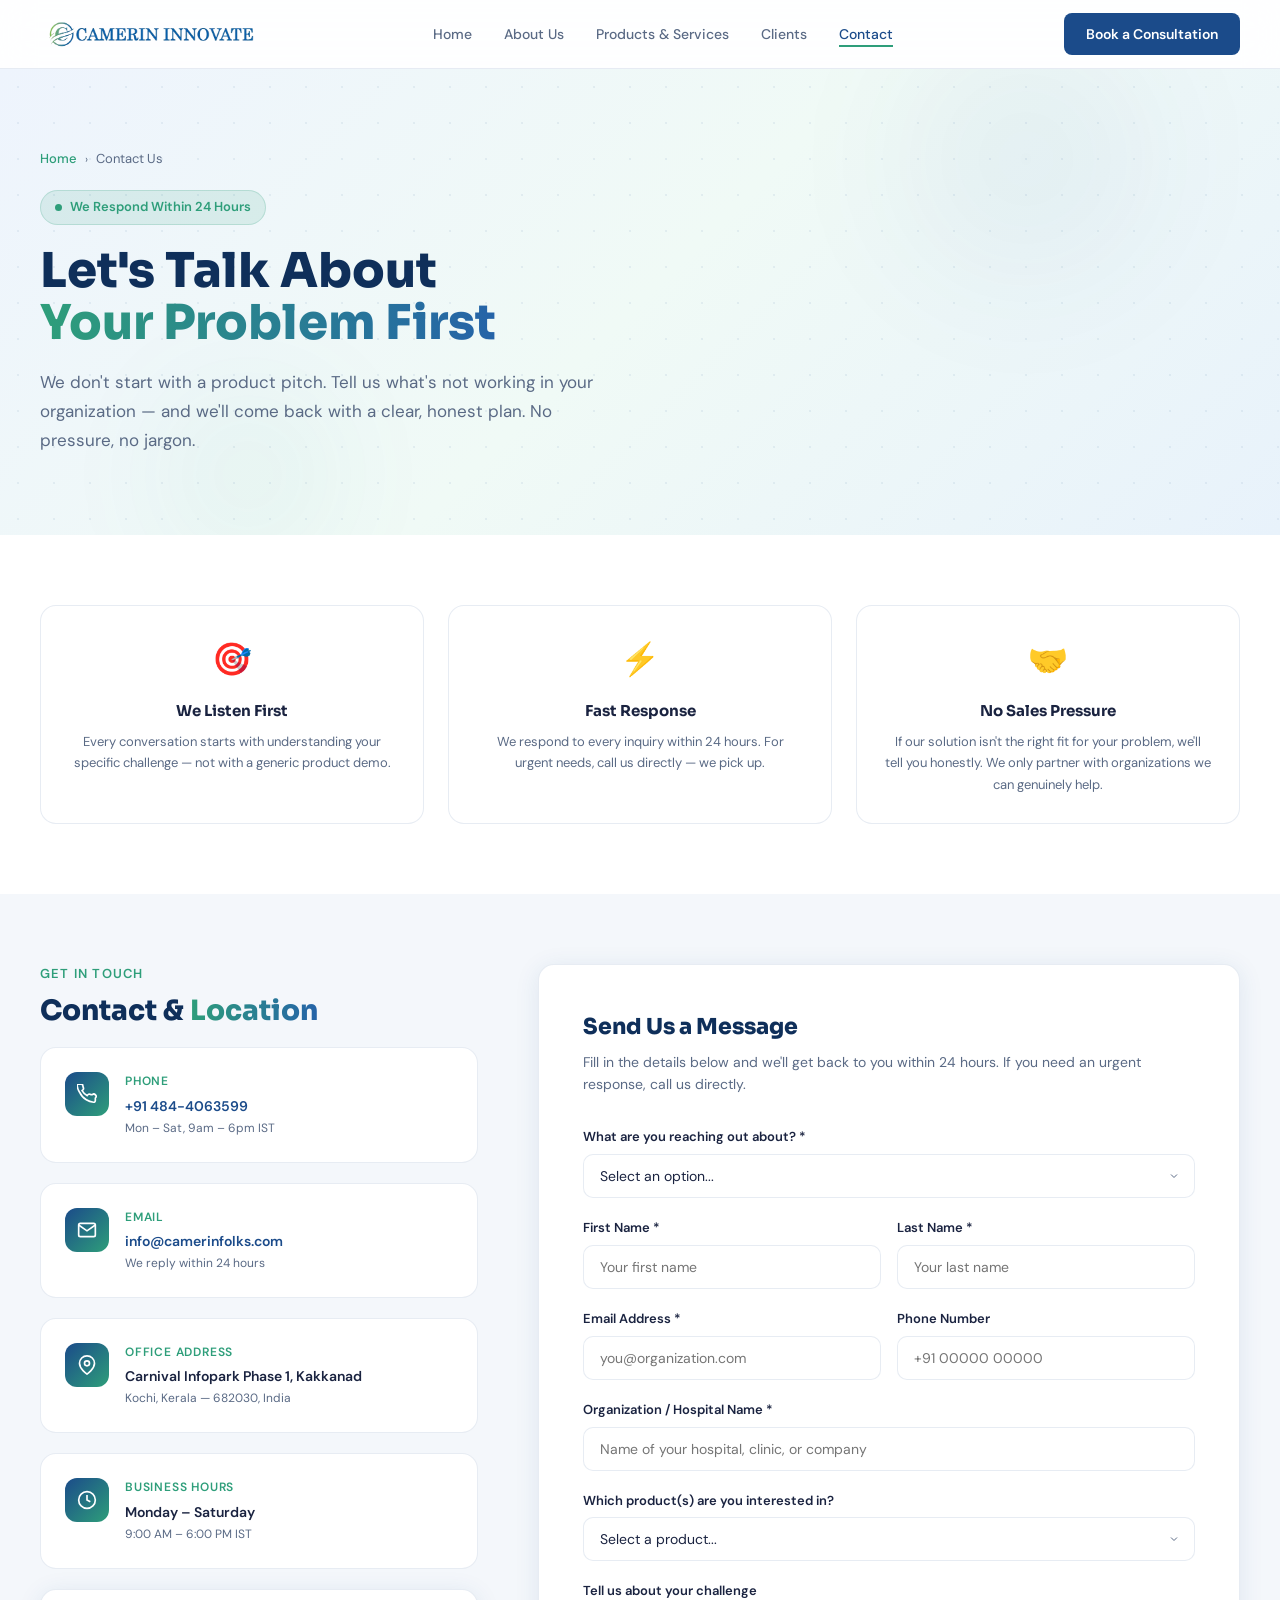
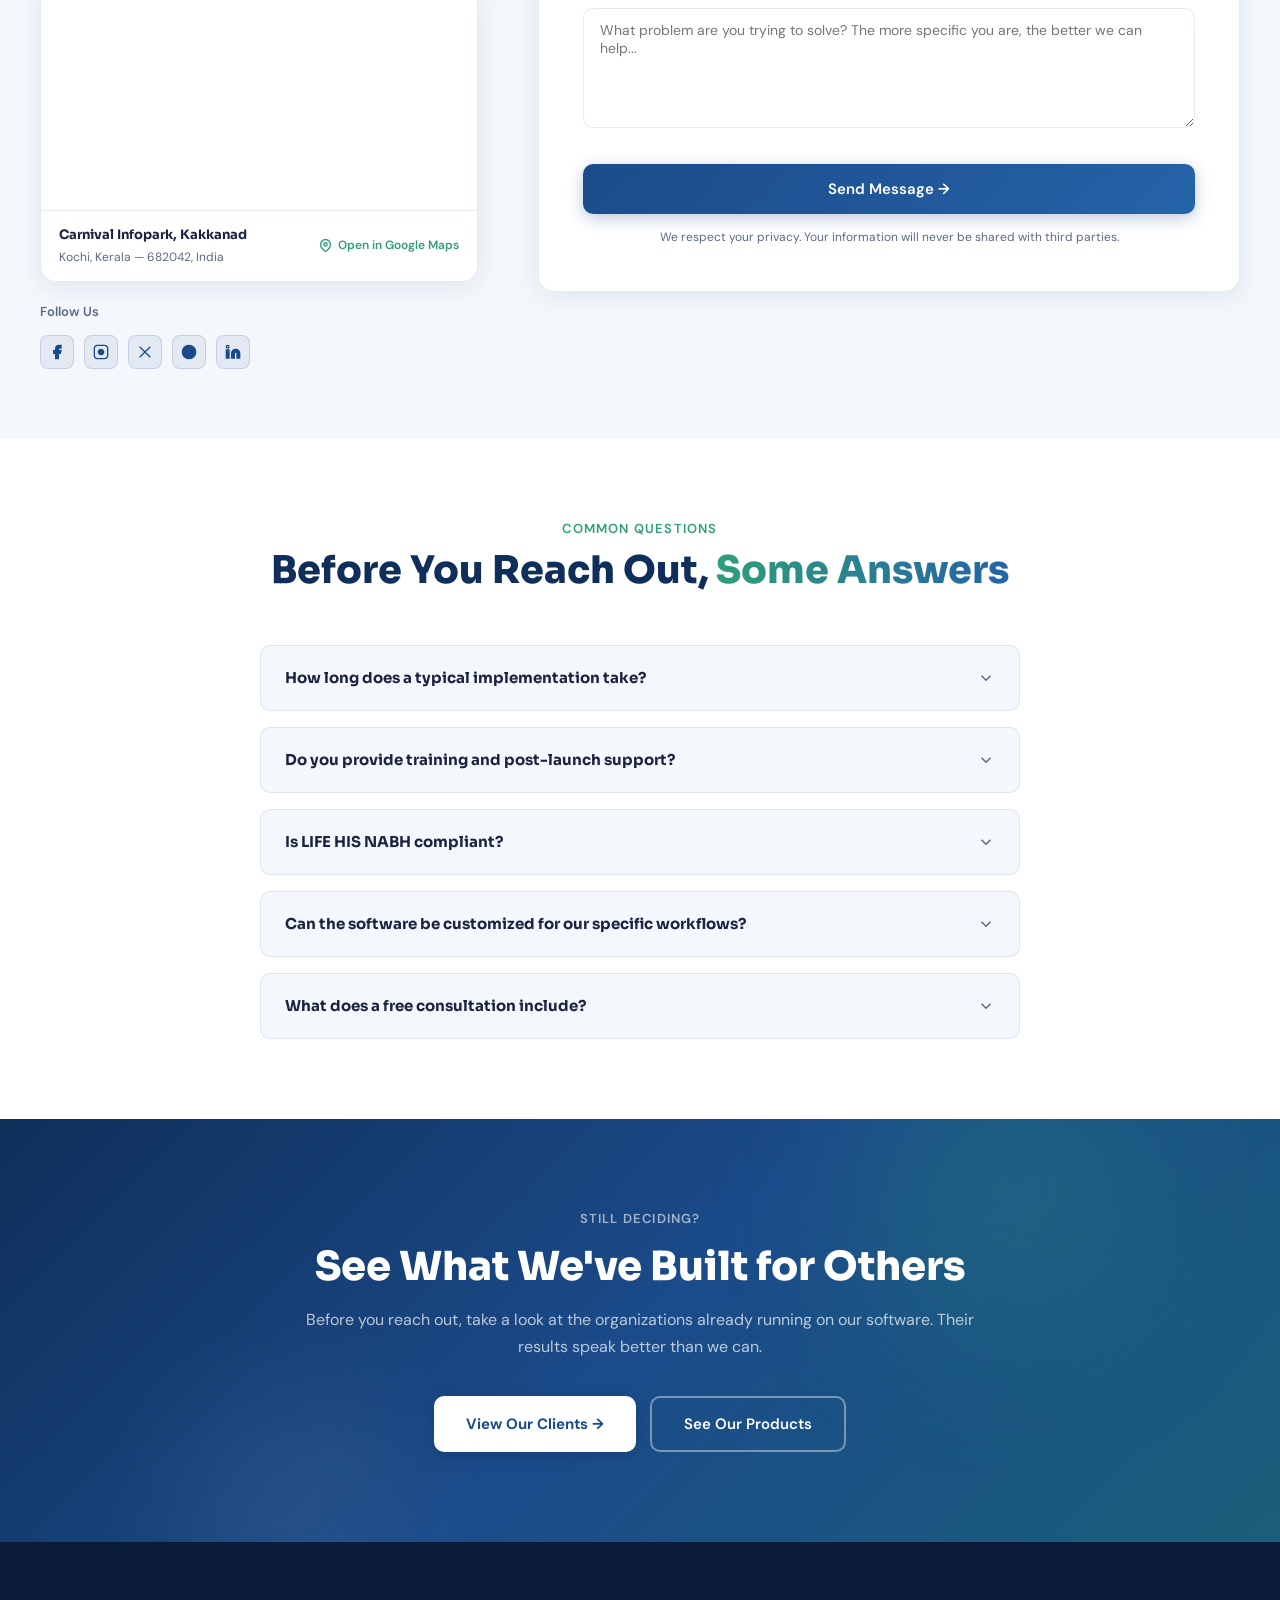
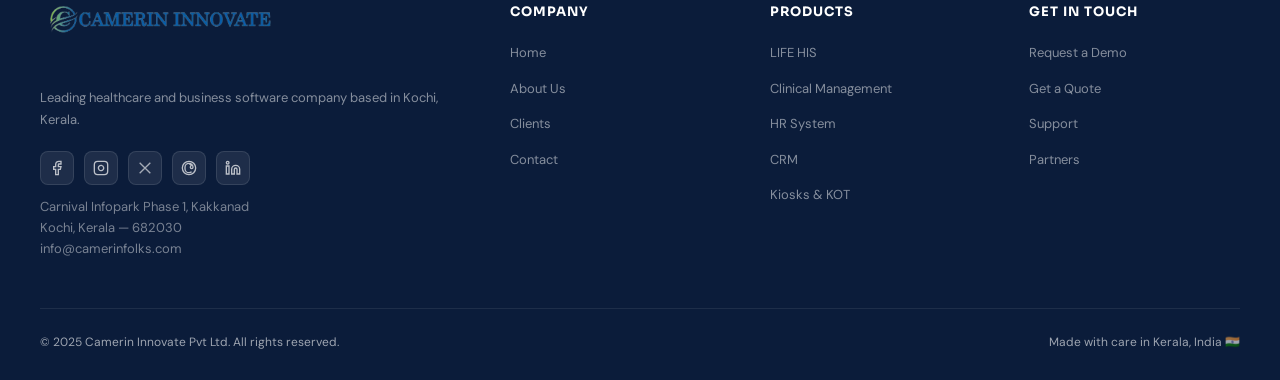
<file: contact.html>
<!DOCTYPE html>
<html lang="en">
<head>
<meta charset="UTF-8">
<meta name="viewport" content="width=device-width, initial-scale=1.0">
<meta name="description" content="Contact Camerin Innovate — Book a free consultation, request a demo, or get a quote for our healthcare and business software solutions.">
<title>Contact Us — Camerin Innovate</title>
<link rel="stylesheet" href="style.css">
<style>
  /* contact layout */
  .contact-grid{display:grid;grid-template-columns:1fr 1.6fr;gap:60px;align-items:start}
  /* info side */
  .contact-info-block{display:flex;flex-direction:column;gap:20px}
  .contact-detail-card{background:#fff;border-radius:var(--radius);padding:24px;border:1px solid var(--border);display:flex;align-items:flex-start;gap:16px;transition:all 0.2s}
  .contact-detail-card:hover{box-shadow:var(--shadow);transform:translateY(-2px)}
  .cd-icon{width:44px;height:44px;border-radius:12px;background:linear-gradient(135deg,var(--blue),var(--teal));display:flex;align-items:center;justify-content:center;flex-shrink:0}
  .cd-icon svg{width:20px;height:20px;stroke:#fff;fill:none;stroke-width:2}
  .cd-label{font-size:12px;font-weight:600;color:var(--teal);text-transform:uppercase;letter-spacing:0.8px;margin-bottom:4px}
  .cd-value{font-size:14px;font-weight:600;color:var(--text);line-height:1.5}
  .cd-sub{font-size:12px;color:var(--muted);margin-top:2px}
  /* form card */
  .form-card{background:#fff;border-radius:var(--radius);padding:44px;border:1px solid var(--border);box-shadow:var(--shadow)}
  .form-title{font-family:'Sora',sans-serif;font-size:22px;font-weight:800;color:var(--blue-dark);margin-bottom:6px}
  .form-subtitle{font-size:14px;color:var(--muted);margin-bottom:32px;line-height:1.6}
  .form-row{display:grid;grid-template-columns:1fr 1fr;gap:16px}
  .submit-btn{width:100%;background:linear-gradient(135deg,var(--blue),var(--blue-mid));color:#fff;font-family:'DM Sans',sans-serif;font-size:15px;font-weight:600;padding:15px 28px;border-radius:10px;border:none;cursor:pointer;transition:all 0.2s;box-shadow:0 4px 16px rgba(27,75,138,0.3);margin-top:8px}
  .submit-btn:hover{transform:translateY(-2px);box-shadow:0 8px 24px rgba(27,75,138,0.35)}
  .form-note{font-size:12px;color:var(--muted);text-align:center;margin-top:14px}
  /* map placeholder */
  .map-card{background:#fff;border-radius:var(--radius);border:1px solid var(--border);overflow:hidden;margin-top:20px;box-shadow:var(--shadow)}
  /* why contact */
  .why-grid{display:grid;grid-template-columns:repeat(3,1fr);gap:24px}
  .why-card{background:#fff;border-radius:var(--radius);padding:28px;border:1px solid var(--border);text-align:center;transition:all 0.25s}
  .why-card:hover{box-shadow:var(--shadow-hover);transform:translateY(-4px)}
  .why-icon{font-size:32px;margin-bottom:14px}
  .why-title{font-family:'Sora',sans-serif;font-size:15px;font-weight:700;color:var(--text);margin-bottom:8px}
  .why-desc{font-size:13px;color:var(--muted);line-height:1.65}
  /* success state */
  .form-success{display:none;text-align:center;padding:40px 20px}
  .success-icon{width:64px;height:64px;border-radius:50%;background:linear-gradient(135deg,var(--teal),var(--teal-light));display:flex;align-items:center;justify-content:center;margin:0 auto 20px}
  .success-icon svg{width:30px;height:30px;stroke:#fff;fill:none;stroke-width:2.5}
  .success-title{font-family:'Sora',sans-serif;font-size:22px;font-weight:800;color:var(--blue-dark);margin-bottom:10px}
  .success-text{font-size:15px;color:var(--muted);line-height:1.7}
  /* follow us — light background (footer .social-btn uses white icons) */
  .contact-social{display:flex;gap:10px}
  .contact-social .social-btn{background:rgba(27,75,138,0.08);border:1px solid rgba(27,75,138,0.15)}
  .contact-social .social-btn:hover{background:rgba(46,158,122,0.15);border-color:rgba(46,158,122,0.4)}
  .contact-social .social-btn svg{stroke:var(--blue);color:var(--blue)}
  .contact-social .social-btn:hover svg{stroke:var(--teal);color:var(--teal)}
  .contact-social .social-btn svg path{fill:currentColor;stroke:currentColor}
  @media(max-width:900px){
    .contact-grid{grid-template-columns:1fr;gap:40px}
    .form-row{grid-template-columns:1fr}
    .why-grid{grid-template-columns:1fr}
  }
  @media(max-width:600px){
    .form-card{padding:28px 20px}
  }
</style>
</head>
<body>

<!-- ══ NAV ══ -->
<nav>
  <div class="nav-inner">
    <div class="nav-logo"><a href="index.html"><img src="assets/camerin_logo.png" alt="Camerin Innovate"></a></div>
    <ul class="nav-links">
      <li><a href="index.html">Home</a></li>
      <li><a href="about.html">About Us</a></li>
      <li><a href="services.html">Products &amp; Services</a></li>
      <li><a href="clients.html">Clients</a></li>
      <li><a href="contact.html" class="active">Contact</a></li>
    </ul>
    <a href="contact.html" class="nav-cta">Book a Consultation</a>
    <button class="hamburger" id="hamburger" aria-label="Open menu" aria-expanded="false">
      <span></span><span></span><span></span>
    </button>
  </div>
</nav>
<div class="mobile-menu" id="mobile-menu">
  <ul>
    <li><a href="index.html">Home</a></li>
    <li><a href="about.html">About Us</a></li>
    <li><a href="services.html">Products &amp; Services</a></li>
    <li><a href="clients.html">Clients</a></li>
    <li><a href="contact.html" class="active">Contact</a></li>
  </ul>
  <a href="contact.html" class="mobile-cta">Book a Consultation →</a>
</div>

<!-- ══ PAGE HERO ══ -->
<section class="page-hero">
  <div class="grid-dots"></div>
  <div class="orb page-hero-orb1"></div>
  <div class="orb page-hero-orb2"></div>
  <div class="page-hero-inner">
    <div class="breadcrumb">
      <a href="index.html">Home</a>
      <span class="breadcrumb-sep">›</span>
      <span>Contact Us</span>
    </div>
    <div class="page-hero-badge"><span></span>We Respond Within 24 Hours</div>
    <h1>Let's Talk About<br><em>Your Problem First</em></h1>
    <p>We don't start with a product pitch. Tell us what's not working in your organization — and we'll come back with a clear, honest plan. No pressure, no jargon.</p>
  </div>
</section>

<!-- ══ WHY CONTACT ══ -->
<section style="background:#fff;padding:70px 40px">
  <div class="section-inner">
    <div class="why-grid">
      <div class="why-card">
        <div class="why-icon">🎯</div>
        <div class="why-title">We Listen First</div>
        <div class="why-desc">Every conversation starts with understanding your specific challenge — not with a generic product demo.</div>
      </div>
      <div class="why-card">
        <div class="why-icon">⚡</div>
        <div class="why-title">Fast Response</div>
        <div class="why-desc">We respond to every inquiry within 24 hours. For urgent needs, call us directly — we pick up.</div>
      </div>
      <div class="why-card">
        <div class="why-icon">🤝</div>
        <div class="why-title">No Sales Pressure</div>
        <div class="why-desc">If our solution isn't the right fit for your problem, we'll tell you honestly. We only partner with organizations we can genuinely help.</div>
      </div>
    </div>
  </div>
</section>

<!-- ══ CONTACT FORM + INFO ══ -->
<section style="background:var(--light);padding:70px 40px">
  <div class="section-inner">
    <div class="contact-grid">

      <!-- INFO SIDE -->
      <div>
        <span class="section-label">Get In Touch</span>
        <h2 class="section-title" style="font-size:28px;margin-bottom:20px">Contact &amp; <span>Location</span></h2>
        <div class="contact-info-block">

          <div class="contact-detail-card">
            <div class="cd-icon"><svg viewBox="0 0 24 24"><path d="M22 16.92v3a2 2 0 01-2.18 2 19.79 19.79 0 01-8.63-3.07A19.5 19.5 0 013.07 9.81a19.79 19.79 0 01-3.07-8.64A2 2 0 012 .15h3a2 2 0 012 1.72c.127.96.361 1.903.7 2.81a2 2 0 01-.45 2.11L6.09 7.91a16 16 0 006 6l1.27-1.27a2 2 0 012.11-.45c.907.339 1.85.573 2.81.7A2 2 0 0122 16.92z"/></svg></div>
            <div>
              <div class="cd-label">Phone</div>
              <div class="cd-value"><a href="tel:+914844063599" style="color:var(--blue)">+91 484-4063599</a></div>
              <div class="cd-sub">Mon – Sat, 9am – 6pm IST</div>
            </div>
          </div>

          <div class="contact-detail-card">
            <div class="cd-icon"><svg viewBox="0 0 24 24"><path d="M4 4h16c1.1 0 2 .9 2 2v12c0 1.1-.9 2-2 2H4c-1.1 0-2-.9-2-2V6c0-1.1.9-2 2-2z"/><polyline points="22,6 12,13 2,6"/></svg></div>
            <div>
              <div class="cd-label">Email</div>
              <div class="cd-value"><a href="mailto:info@camerinfolks.com" style="color:var(--blue)">info@camerinfolks.com</a></div>
              <div class="cd-sub">We reply within 24 hours</div>
            </div>
          </div>

          <div class="contact-detail-card">
            <div class="cd-icon"><svg viewBox="0 0 24 24"><path d="M21 10c0 7-9 13-9 13s-9-6-9-13a9 9 0 0118 0z"/><circle cx="12" cy="10" r="3"/></svg></div>
            <div>
              <div class="cd-label">Office Address</div>
              <div class="cd-value">Carnival Infopark Phase 1, Kakkanad</div>
              <div class="cd-sub">Kochi, Kerala — 682030, India</div>
            </div>
          </div>

          <div class="contact-detail-card">
            <div class="cd-icon"><svg viewBox="0 0 24 24"><circle cx="12" cy="12" r="10"/><polyline points="12 6 12 12 16 14"/></svg></div>
            <div>
              <div class="cd-label">Business Hours</div>
              <div class="cd-value">Monday – Saturday</div>
              <div class="cd-sub">9:00 AM – 6:00 PM IST</div>
            </div>
          </div>

        </div>

        <!-- Map placeholder -->
        <!-- Google Maps iFrame -->
        <div class="map-card">
          <iframe
            src="https://www.google.com/maps/embed?pb=!1m18!1m12!1m3!1d3929.032819315371!2d76.36088227497153!3d10.014147772791253!2m3!1f0!2f0!3f0!3m2!1i1024!2i768!4f13.1!3m3!1m2!1s0x3b080d0a650802c9%3A0x19b3ca97cd5acc41!2sCamerin%20Innovate!5e0!3m2!1sen!2sin!4v1709889918962!5m2!1sen!2sin"
            width="100%"
            height="220"
            style="border:0;display:block;border-radius:var(--radius) var(--radius) 0 0;"
            allowfullscreen=""
            loading="lazy"
            referrerpolicy="no-referrer-when-downgrade"
            title="Camerin Innovate Office Location">
          </iframe>
          <div style="background:#fff;padding:14px 18px;border-top:1px solid var(--border);border-radius:0 0 var(--radius) var(--radius);display:flex;align-items:center;justify-content:space-between;flex-wrap:wrap;gap:10px">
            <div>
              <div style="font-family:'Sora',sans-serif;font-size:13px;font-weight:700;color:var(--text)">Carnival Infopark, Kakkanad</div>
              <div style="font-size:12px;color:var(--muted);margin-top:2px">Kochi, Kerala — 682042, India</div>
            </div>
            <a
              href="https://maps.app.goo.gl/Lsh6zLykecZezN6K9"
              target="_blank"
              rel="noopener"
              style="display:inline-flex;align-items:center;gap:6px;font-size:12px;font-weight:600;color:var(--teal);text-decoration:none;white-space:nowrap"
            >
              <svg viewBox="0 0 24 24" width="13" height="13" stroke="currentColor" fill="none" stroke-width="2.5"><path d="M21 10c0 7-9 13-9 13s-9-6-9-13a9 9 0 0118 0z"/><circle cx="12" cy="10" r="3"/></svg>
              Open in Google Maps
            </a>
          </div>
        </div>

        <!-- Social -->
        <div style="margin-top:20px">
          <div style="font-size:13px;font-weight:600;color:var(--muted);margin-bottom:12px">Follow Us</div>
          <div class="contact-social">
            <a href="https://www.facebook.com/profile.php?id=61557112896019" target="_blank" rel="noopener" class="social-btn" aria-label="Facebook"><svg viewBox="0 0 24 24"><path d="M18 2h-3a5 5 0 00-5 5v3H7v4h3v8h4v-8h3l1-4h-4V7a1 1 0 011-1h3z"/></svg></a>
            <a href="https://www.instagram.com/camerin_innovate" target="_blank" rel="noopener" class="social-btn" aria-label="Instagram"><svg viewBox="0 0 24 24"><rect x="2" y="2" width="20" height="20" rx="5"/><path d="M16 11.37A4 4 0 1112.63 8 4 4 0 0116 11.37z"/><line x1="17.5" y1="6.5" x2="17.51" y2="6.5"/></svg></a>
            <a href="https://x.com/CamerinInnovate" target="_blank" rel="noopener" class="social-btn" aria-label="Twitter / X"><svg viewBox="0 0 24 24"><path d="M4 4l16 16M4 20L20 4" stroke="currentColor" stroke-width="2" fill="none"/></svg></a>
            <a href="https://www.threads.net/@camerin_innovate" target="_blank" rel="noopener" class="social-btn" aria-label="Threads"><svg viewBox="0 0 24 24" fill="none" stroke="currentColor" stroke-width="2"><path d="M12 2C6.48 2 2 6.48 2 12s4.48 10 10 10 10-4.48 10-10S17.52 2 12 2zm0 4c1.5 0 2.8.56 3.8 1.46C14.9 8.3 14 9.6 14 11c0 1.1.9 2 2 2s2-.9 2-2c0-3.31-2.69-6-6-6s-6 2.69-6 6v2c0 3.31 2.69 6 6 6 1.5 0 2.87-.55 3.9-1.46"/></svg></a>
            <a href="https://www.linkedin.com/in/camerin-innovate-pvt-ltd-2baa652b9" target="_blank" rel="noopener" class="social-btn" aria-label="LinkedIn"><svg viewBox="0 0 24 24"><path d="M16 8a6 6 0 016 6v7h-4v-7a2 2 0 00-2-2 2 2 0 00-2 2v7h-4v-7a6 6 0 016-6zM2 9h4v12H2z"/><circle cx="4" cy="4" r="2"/></svg></a>
            
          </div>
        </div>
      </div>

      <!-- FORM SIDE -->
      <div class="form-card">
        <div id="form-content">
          <div class="form-title">Send Us a Message</div>
          <div class="form-subtitle">Fill in the details below and we'll get back to you within 24 hours. If you need an urgent response, call us directly.</div>

          <div class="form-group">
            <label class="form-label">What are you reaching out about? *</label>
            <select class="form-select" id="inquiry-type">
              <option value="">Select an option...</option>
              <option value="demo">Request a Product Demo</option>
              <option value="quote">Get a Quote</option>
              <option value="consultation">Book a Free Consultation</option>
              <option value="support">Technical Support</option>
              <option value="partnership">Partnership Inquiry</option>
              <option value="other">Other</option>
            </select>
          </div>

          <div class="form-row">
            <div class="form-group">
              <label class="form-label">First Name *</label>
              <input type="text" class="form-input" placeholder="Your first name" id="first-name">
            </div>
            <div class="form-group">
              <label class="form-label">Last Name *</label>
              <input type="text" class="form-input" placeholder="Your last name" id="last-name">
            </div>
          </div>

          <div class="form-row">
            <div class="form-group">
              <label class="form-label">Email Address *</label>
              <input type="email" class="form-input" placeholder="you@organization.com" id="email">
            </div>
            <div class="form-group">
              <label class="form-label">Phone Number</label>
              <input type="tel" class="form-input" placeholder="+91 00000 00000" id="phone">
            </div>
          </div>

          <div class="form-group">
            <label class="form-label">Organization / Hospital Name *</label>
            <input type="text" class="form-input" placeholder="Name of your hospital, clinic, or company" id="org">
          </div>

          <div class="form-group">
            <label class="form-label">Which product(s) are you interested in?</label>
            <select class="form-select" id="product">
              <option value="">Select a product...</option>
              <option>LIFE HIS — Hospital Information System</option>
              <option>Clinical Management System</option>
              <option>HR Management System</option>
              <option>CRM</option>
              <option>Self-Service Kiosks</option>
              <option>Kitchen Order Terminal (KOT)</option>
              <option>Digital Marketing</option>
              <option>Brand Development</option>
              <option>Not sure — need advice</option>
            </select>
          </div>

          <div class="form-group">
            <label class="form-label">Tell us about your challenge</label>
            <textarea class="form-textarea" placeholder="What problem are you trying to solve? The more specific you are, the better we can help..." id="message" rows="5"></textarea>
          </div>

          <button class="submit-btn" onclick="handleSubmit()">Send Message →</button>
          <div class="form-note">We respect your privacy. Your information will never be shared with third parties.</div>
        </div>

        <!-- Success state -->
        <div class="form-success" id="form-success">
          <div class="success-icon"><svg viewBox="0 0 24 24"><polyline points="20 6 9 17 4 12"/></svg></div>
          <div class="success-title">Message Received!</div>
          <div class="success-text">Thank you for reaching out. Our team will review your message and get back to you within 24 hours. <b>Check your spam inbox to see our response.</b><br><br>For urgent matters, call us directly at <a href="tel:+914844063599" style="color:var(--blue);font-weight:600">+91 484-4063599</a></div>
        </div>
      </div>

    </div>
  </div>
</section>

<!-- ══ FAQ ══ -->
<section style="background:#fff;padding:80px 40px">
  <div class="section-inner">
    <div class="section-header center">
      <span class="section-label">Common Questions</span>
      <h2 class="section-title">Before You Reach Out, <span>Some Answers</span></h2>
    </div>
    <div style="max-width:760px;margin:0 auto;display:flex;flex-direction:column;gap:16px">

      <div style="background:var(--light);border-radius:var(--radius-sm);border:1px solid var(--border);overflow:hidden">
        <div style="padding:20px 24px;cursor:pointer;display:flex;justify-content:space-between;align-items:center;font-family:'Sora',sans-serif;font-size:15px;font-weight:700;color:var(--text)" onclick="toggleFaq(this)">
          How long does a typical implementation take?
          <svg width="18" height="18" viewBox="0 0 24 24" fill="none" stroke="var(--muted)" stroke-width="2" class="faq-arrow"><polyline points="6 9 12 15 18 9"/></svg>
        </div>
        <div class="faq-body" style="display:none;padding:0 24px 20px;font-size:14px;color:var(--muted);line-height:1.75">
          It depends on the product and the size of your organization. A typical LIFE HIS implementation for a mid-size hospital takes 4–8 weeks including setup, data migration, and staff training. Simpler products like KOT or HR systems can be live in 1–2 weeks.
        </div>
      </div>

      <div style="background:var(--light);border-radius:var(--radius-sm);border:1px solid var(--border);overflow:hidden">
        <div style="padding:20px 24px;cursor:pointer;display:flex;justify-content:space-between;align-items:center;font-family:'Sora',sans-serif;font-size:15px;font-weight:700;color:var(--text)" onclick="toggleFaq(this)">
          Do you provide training and post-launch support?
          <svg width="18" height="18" viewBox="0 0 24 24" fill="none" stroke="var(--muted)" stroke-width="2" class="faq-arrow"><polyline points="6 9 12 15 18 9"/></svg>
        </div>
        <div class="faq-body" style="display:none;padding:0 24px 20px;font-size:14px;color:var(--muted);line-height:1.75">
          Yes. Every implementation includes hands-on staff training before go-live, and we provide ongoing support after launch. We consider a project complete only when your team is fully confident using the system.
        </div>
      </div>

      <div style="background:var(--light);border-radius:var(--radius-sm);border:1px solid var(--border);overflow:hidden">
        <div style="padding:20px 24px;cursor:pointer;display:flex;justify-content:space-between;align-items:center;font-family:'Sora',sans-serif;font-size:15px;font-weight:700;color:var(--text)" onclick="toggleFaq(this)">
          Is LIFE HIS NABH compliant?
          <svg width="18" height="18" viewBox="0 0 24 24" fill="none" stroke="var(--muted)" stroke-width="2" class="faq-arrow"><polyline points="6 9 12 15 18 9"/></svg>
        </div>
        <div class="faq-body" style="display:none;padding:0 24px 20px;font-size:14px;color:var(--muted);line-height:1.75">
          Yes. LIFE HIS is built with NABH (National Accreditation Board for Hospitals) compliance standards in mind. The system supports the documentation, audit trails, and reporting requirements that NABH accreditation demands.
        </div>
      </div>

      <div style="background:var(--light);border-radius:var(--radius-sm);border:1px solid var(--border);overflow:hidden">
        <div style="padding:20px 24px;cursor:pointer;display:flex;justify-content:space-between;align-items:center;font-family:'Sora',sans-serif;font-size:15px;font-weight:700;color:var(--text)" onclick="toggleFaq(this)">
          Can the software be customized for our specific workflows?
          <svg width="18" height="18" viewBox="0 0 24 24" fill="none" stroke="var(--muted)" stroke-width="2" class="faq-arrow"><polyline points="6 9 12 15 18 9"/></svg>
        </div>
        <div class="faq-body" style="display:none;padding:0 24px 20px;font-size:14px;color:var(--muted);line-height:1.75">
          Customization is central to how we work. We don't sell off-the-shelf boxes. Every implementation goes through a needs analysis phase where we map your actual workflows and configure or build the system around them.
        </div>
      </div>

      <div style="background:var(--light);border-radius:var(--radius-sm);border:1px solid var(--border);overflow:hidden">
        <div style="padding:20px 24px;cursor:pointer;display:flex;justify-content:space-between;align-items:center;font-family:'Sora',sans-serif;font-size:15px;font-weight:700;color:var(--text)" onclick="toggleFaq(this)">
          What does a free consultation include?
          <svg width="18" height="18" viewBox="0 0 24 24" fill="none" stroke="var(--muted)" stroke-width="2" class="faq-arrow"><polyline points="6 9 12 15 18 9"/></svg>
        </div>
        <div class="faq-body" style="display:none;padding:0 24px 20px;font-size:14px;color:var(--muted);line-height:1.75">
          A 30–45 minute call with one of our consultants. We'll listen to your current challenges, ask questions about your operations, and give you an honest assessment of what solution would help — including whether ours is the right fit.
        </div>
      </div>

    </div>
  </div>
</section>

<!-- ══ CTA ══ -->
<section class="cta-section">
  <div class="cta-orb cta-orb1"></div>
  <div class="cta-orb cta-orb2"></div>
  <div class="cta-inner">
    <span class="cta-label">Still deciding?</span>
    <h2 class="cta-title">See What We've Built for Others</h2>
    <p class="cta-sub">Before you reach out, take a look at the organizations already running on our software. Their results speak better than we can.</p>
    <div class="cta-actions">
      <a href="clients.html" class="btn-white">View Our Clients →</a>
      <a href="services.html" class="btn-outline-white">See Our Products</a>
    </div>
  </div>
</section>

<!-- ══ FOOTER ══ -->
<footer>
  <div class="footer-inner">
    <div class="footer-top">
      <div>
        <div class="footer-brand-logo"><img src="assets/camerin_logo.png" alt="Camerin Innovate"></div>
        <p class="footer-desc">Leading healthcare and business software company based in Kochi, Kerala.</p>
        <div class="footer-social">
          <a href="https://www.facebook.com/profile.php?id=61557112896019" target="_blank" rel="noopener" class="social-btn" aria-label="Facebook"><svg viewBox="0 0 24 24"><path d="M18 2h-3a5 5 0 00-5 5v3H7v4h3v8h4v-8h3l1-4h-4V7a1 1 0 011-1h3z"/></svg></a>
          <a href="https://www.instagram.com/camerin_innovate" target="_blank" rel="noopener" class="social-btn" aria-label="Instagram"><svg viewBox="0 0 24 24"><rect x="2" y="2" width="20" height="20" rx="5"/><path d="M16 11.37A4 4 0 1112.63 8 4 4 0 0116 11.37z"/><line x1="17.5" y1="6.5" x2="17.51" y2="6.5"/></svg></a>
          <a href="https://x.com/CamerinInnovate" target="_blank" rel="noopener" class="social-btn" aria-label="Twitter / X"><svg viewBox="0 0 24 24"><path d="M4 4l16 16M4 20L20 4" stroke="currentColor" stroke-width="2" fill="none"/></svg></a>
          <a href="https://www.threads.net/@camerin_innovate" target="_blank" rel="noopener" class="social-btn" aria-label="Threads"><svg viewBox="0 0 24 24" fill="none" stroke="currentColor" stroke-width="2"><path d="M12 2C6.48 2 2 6.48 2 12s4.48 10 10 10 10-4.48 10-10S17.52 2 12 2zm0 4c1.5 0 2.8.56 3.8 1.46C14.9 8.3 14 9.6 14 11c0 1.1.9 2 2 2s2-.9 2-2c0-3.31-2.69-6-6-6s-6 2.69-6 6v2c0 3.31 2.69 6 6 6 1.5 0 2.87-.55 3.9-1.46"/></svg></a>
          <a href="https://www.linkedin.com/in/camerin-innovate-pvt-ltd-2baa652b9" target="_blank" rel="noopener" class="social-btn" aria-label="LinkedIn"><svg viewBox="0 0 24 24"><path d="M16 8a6 6 0 016 6v7h-4v-7a2 2 0 00-2-2 2 2 0 00-2 2v7h-4v-7a6 6 0 016-6zM2 9h4v12H2z"/><circle cx="4" cy="4" r="2"/></svg></a>
        </div>
        <div class="footer-address">Carnival Infopark Phase 1, Kakkanad<br>Kochi, Kerala — 682030<br><a href="mailto:info@camerinfolks.com" id="footer-email" >info@camerinfolks.com</a></div>
      </div>
      <div>
        <div class="footer-heading">Company</div>
        <ul class="footer-links">
          <li><a href="index.html">Home</a></li>
          <li><a href="about.html">About Us</a></li>
          <li><a href="clients.html">Clients</a></li>
          <li><a href="contact.html">Contact</a></li>
        </ul>
      </div>
      <div>
        <div class="footer-heading">Products</div>
        <ul class="footer-links">
          <li><a href="services.html#his">LIFE HIS</a></li>
          <li><a href="services.html#cms">Clinical Management</a></li>
          <li><a href="services.html#hrm">HR System</a></li>
          <li><a href="services.html#crm">CRM</a></li>
          <li><a href="services.html#kiosk">Kiosks &amp; KOT</a></li>
        </ul>
      </div>
      <div>
        <div class="footer-heading">Get In Touch</div>
        <ul class="footer-links">
          <li><a href="contact.html">Request a Demo</a></li>
          <li><a href="contact.html">Get a Quote</a></li>
          <li><a href="contact.html">Support</a></li>
          <li><a href="contact.html">Partners</a></li>
        </ul>
      </div>
    </div>
    <div class="footer-bottom">
      <span>© 2025 Camerin Innovate Pvt Ltd. All rights reserved.</span>
      <span>Made with care in Kerala, India 🇮🇳</span>
    </div>
  </div>
</footer>

<script>
  async function handleSubmit() {
    const required = ['inquiry-type','first-name','last-name','email','org'];
    let valid = true;
    required.forEach(id => {
      const el = document.getElementById(id);
      if (!el.value.trim()) {
        el.style.borderColor = '#e74c3c';
        valid = false;
      } else {
        el.style.borderColor = '';
      }
    });
    if (!valid) {
      alert('Please fill in all required fields.');
      return;
    }

    const btn = document.querySelector('.submit-btn');
    btn.textContent = 'Sending...';
    btn.disabled = true;

    const payload = {
      inquiry_type:  document.getElementById('inquiry-type').value,
      first_name:    document.getElementById('first-name').value.trim(),
      last_name:     document.getElementById('last-name').value.trim(),
      email:         document.getElementById('email').value.trim(),
      phone:         document.getElementById('phone').value.trim(),
      organization:  document.getElementById('org').value.trim(),
      product:       document.getElementById('product').value,
      message:       document.getElementById('message').value.trim(),
      submitted_at:  new Date().toISOString()
    };

    try {
      await fetch('https://hook.eu1.make.com/adcyc2wtny5cyie44k1hwr849fabrrqv', {
        method: 'POST',
        headers: { 'Content-Type': 'application/json' },
        body: JSON.stringify(payload)
      });
    } catch (err) {
      console.error('Webhook error:', err);
    }

    document.getElementById('form-content').style.display = 'none';
    document.getElementById('form-success').style.display = 'block';
  }

  function toggleFaq(header) {
    const body = header.nextElementSibling;
    const arrow = header.querySelector('.faq-arrow');
    const isOpen = body.style.display === 'block';
    body.style.display = isOpen ? 'none' : 'block';
    arrow.style.transform = isOpen ? 'rotate(0deg)' : 'rotate(180deg)';
    arrow.style.transition = 'transform 0.2s';
  }

  // Pre-select product from URL param
  window.addEventListener('DOMContentLoaded', () => {
    const params = new URLSearchParams(window.location.search);
    const product = params.get('product');
    if (product) {
      const sel = document.getElementById('product');
      const map = {
        his: 'LIFE HIS — Hospital Information System',
        cms: 'Clinical Management System',
        hrm: 'HR Management System',
        crm: 'CRM',
        kiosk: 'Self-Service Kiosks',
        kot: 'Kitchen Order Terminal (KOT)',
        marketing: 'Digital Marketing',
        brand: 'Brand Development'
      };
      if (map[product]) {
        for (let opt of sel.options) {
          if (opt.value === map[product] || opt.text === map[product]) {
            opt.selected = true; break;
          }
        }
      }
      // Also set inquiry to demo
      document.getElementById('inquiry-type').value = 'demo';
    }
  });

  // ── HAMBURGER ──
  const hamburger = document.getElementById('hamburger');
  const mobileMenu = document.getElementById('mobile-menu');
  hamburger.addEventListener('click', () => {
    const isOpen = mobileMenu.classList.toggle('open');
    hamburger.classList.toggle('open', isOpen);
    hamburger.setAttribute('aria-expanded', isOpen);
  });
  mobileMenu.querySelectorAll('a').forEach(a => {
    a.addEventListener('click', () => {
      mobileMenu.classList.remove('open');
      hamburger.classList.remove('open');
      hamburger.setAttribute('aria-expanded', false);
    });
  });
</script>

</body>
</html>
</file>
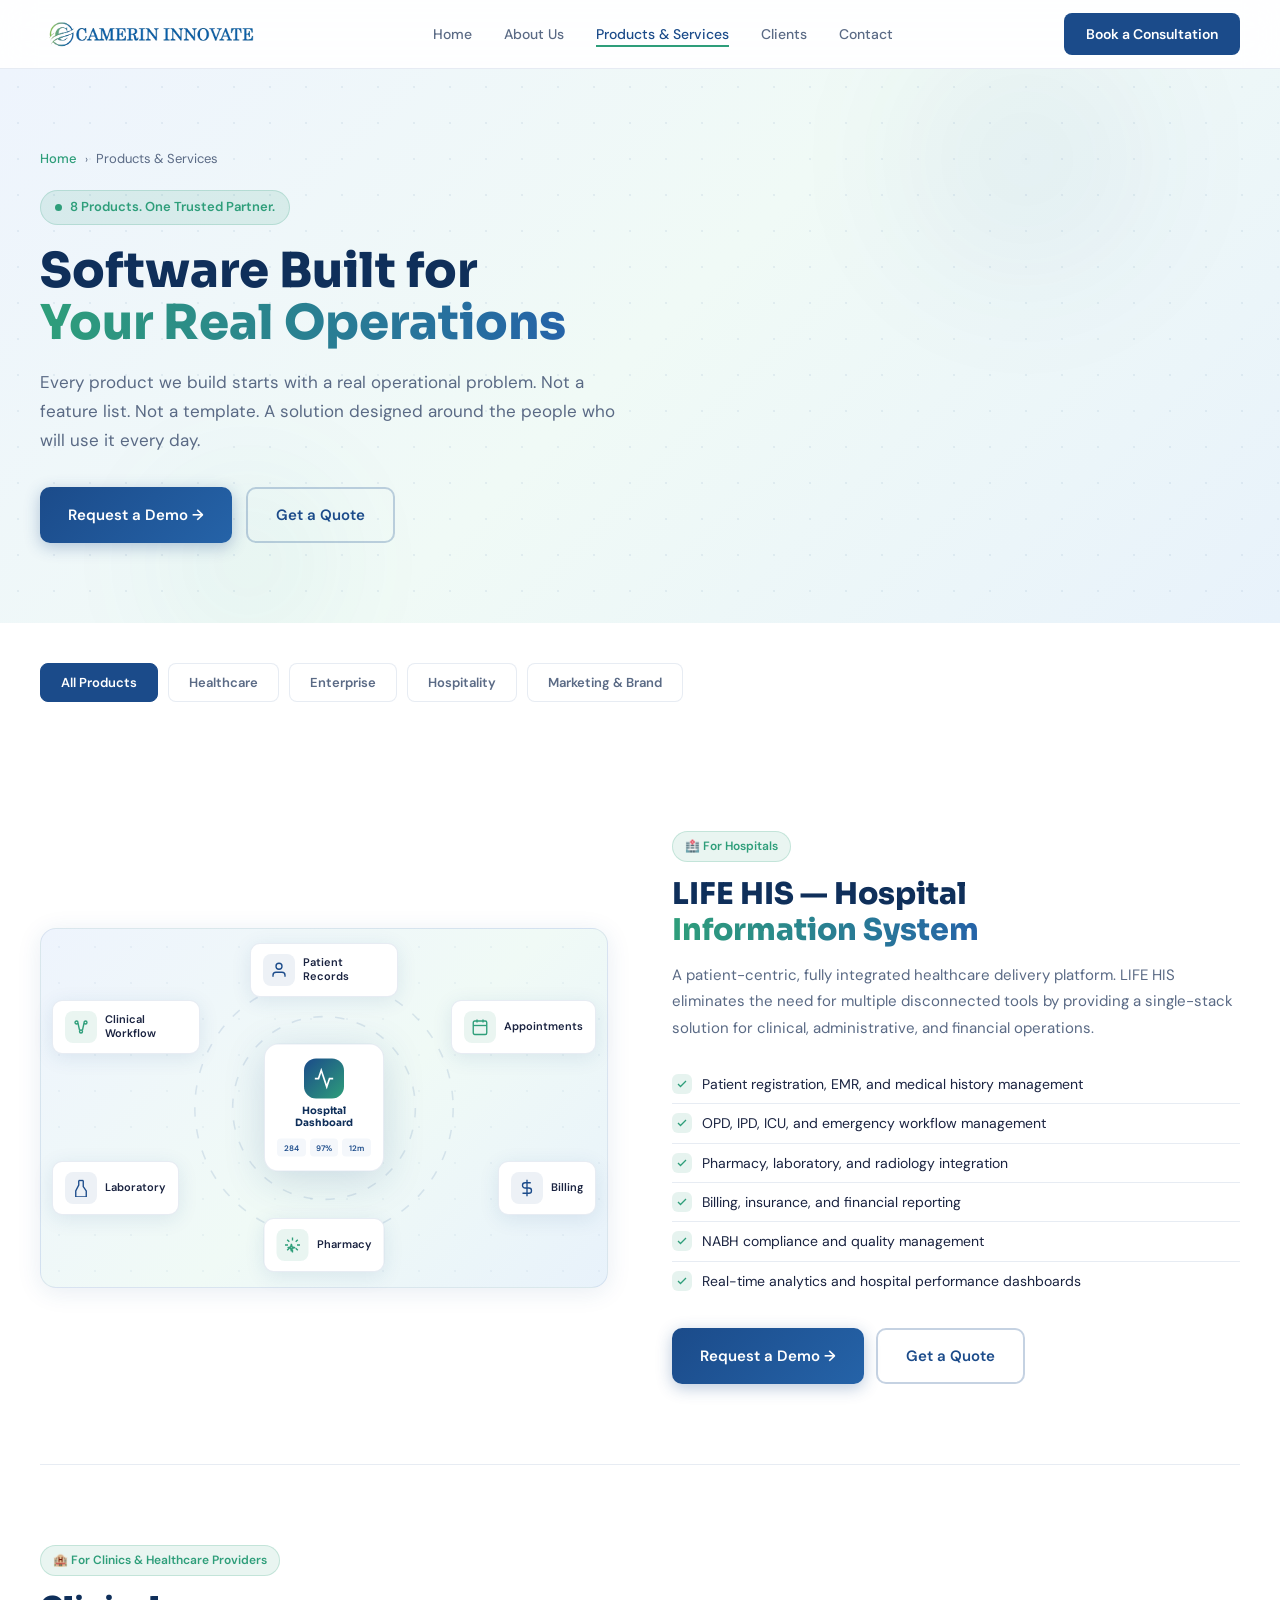
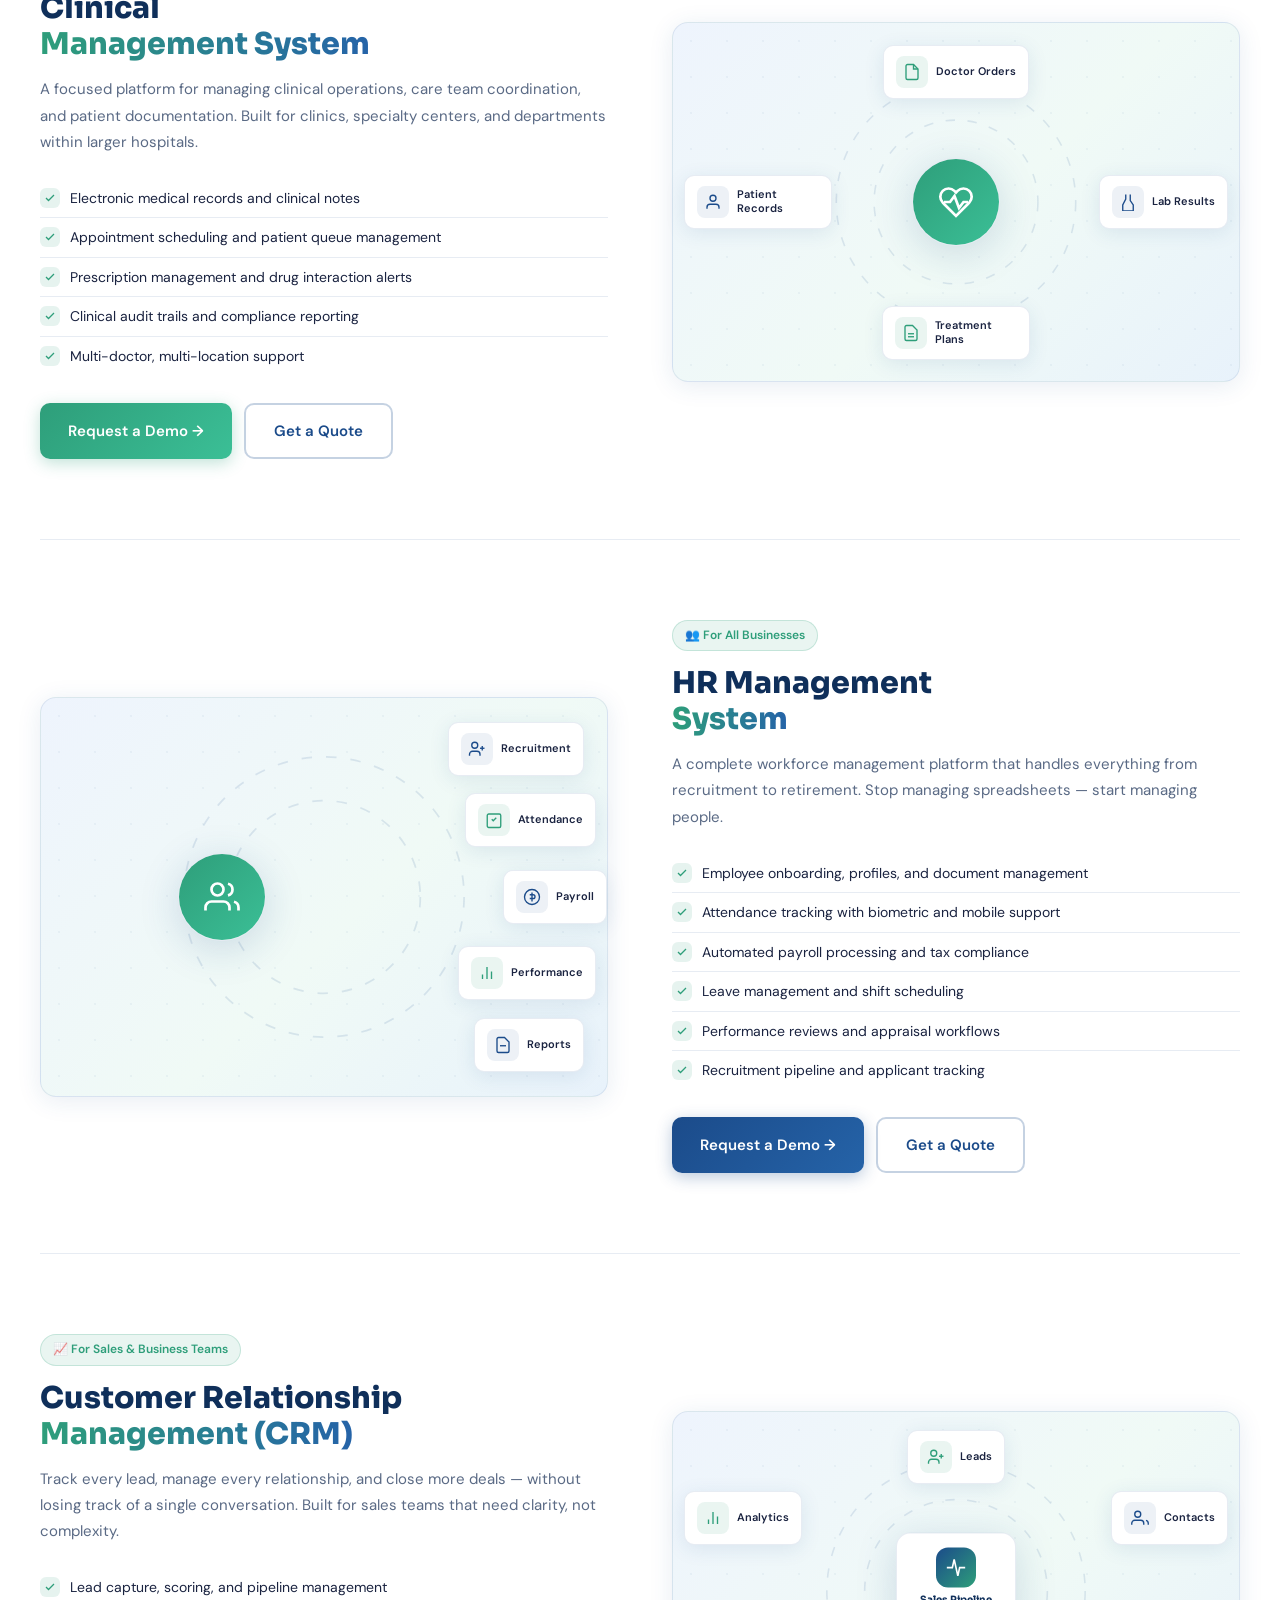
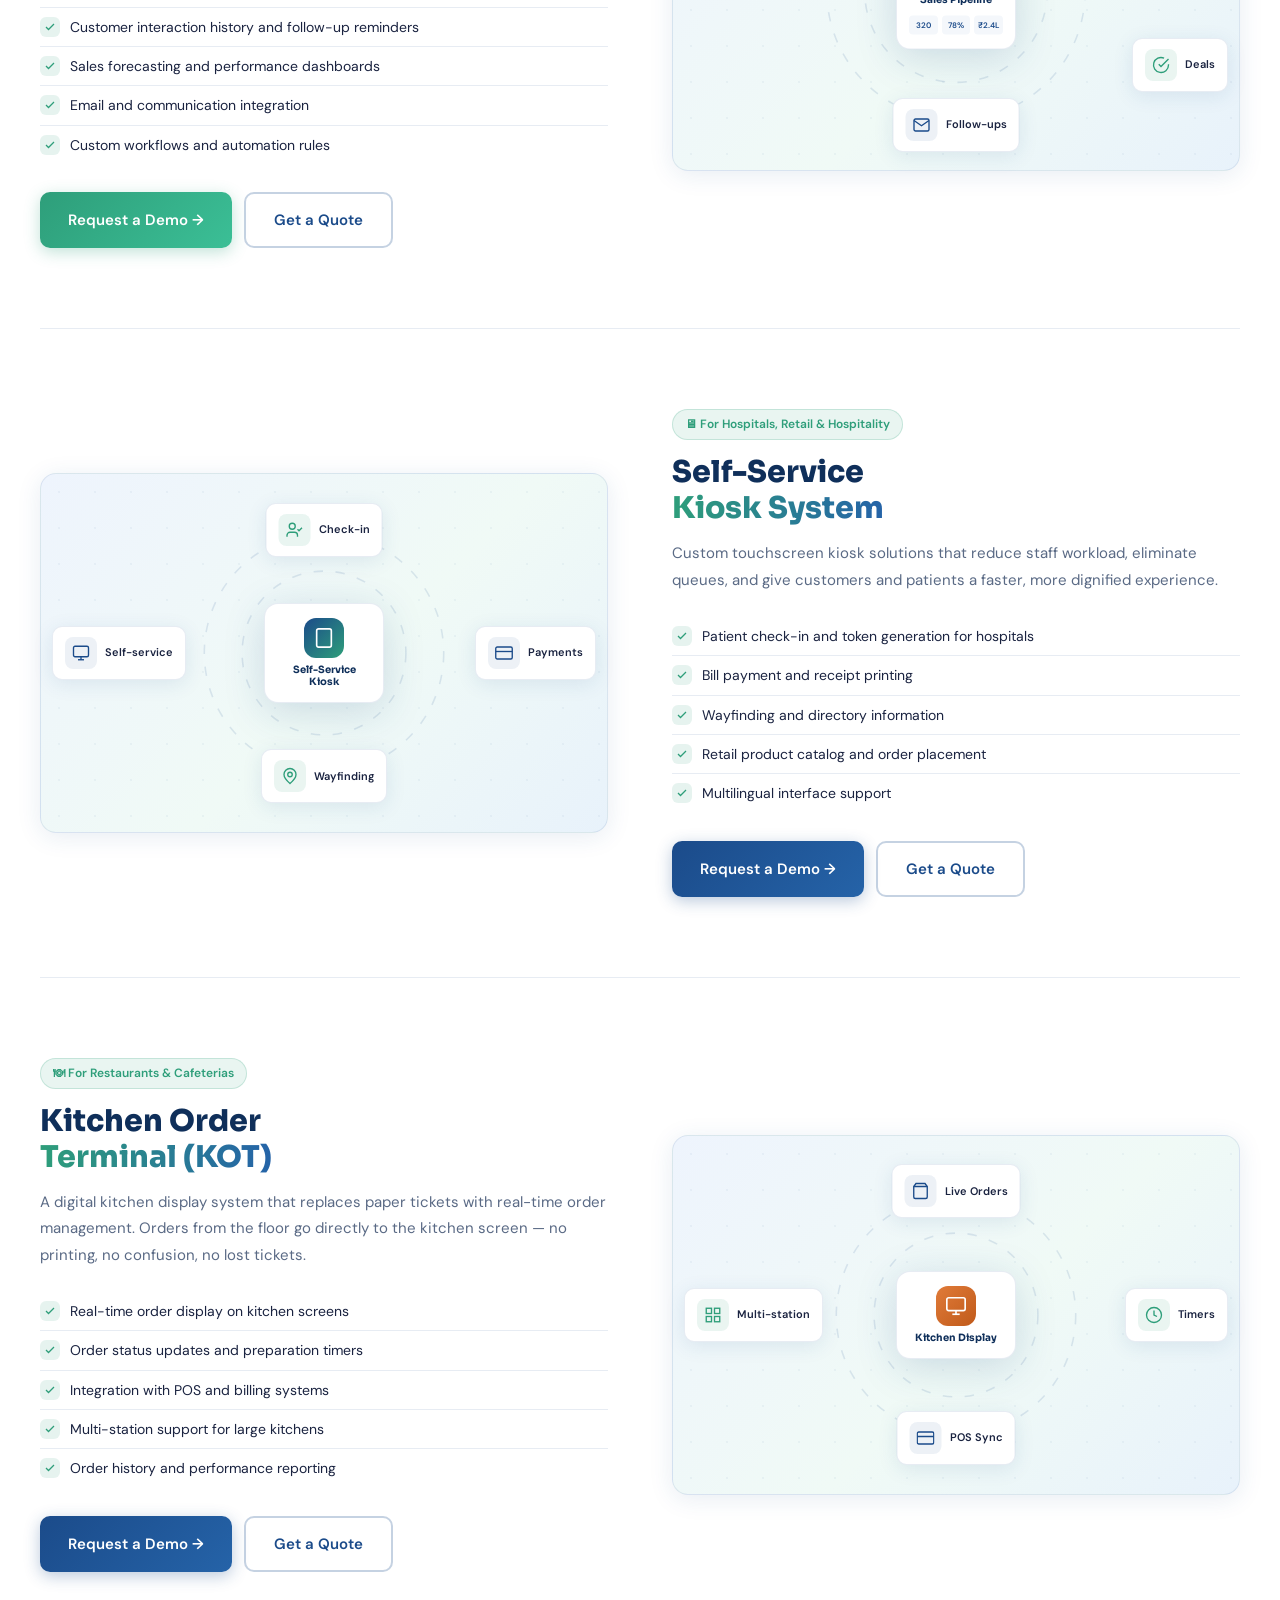
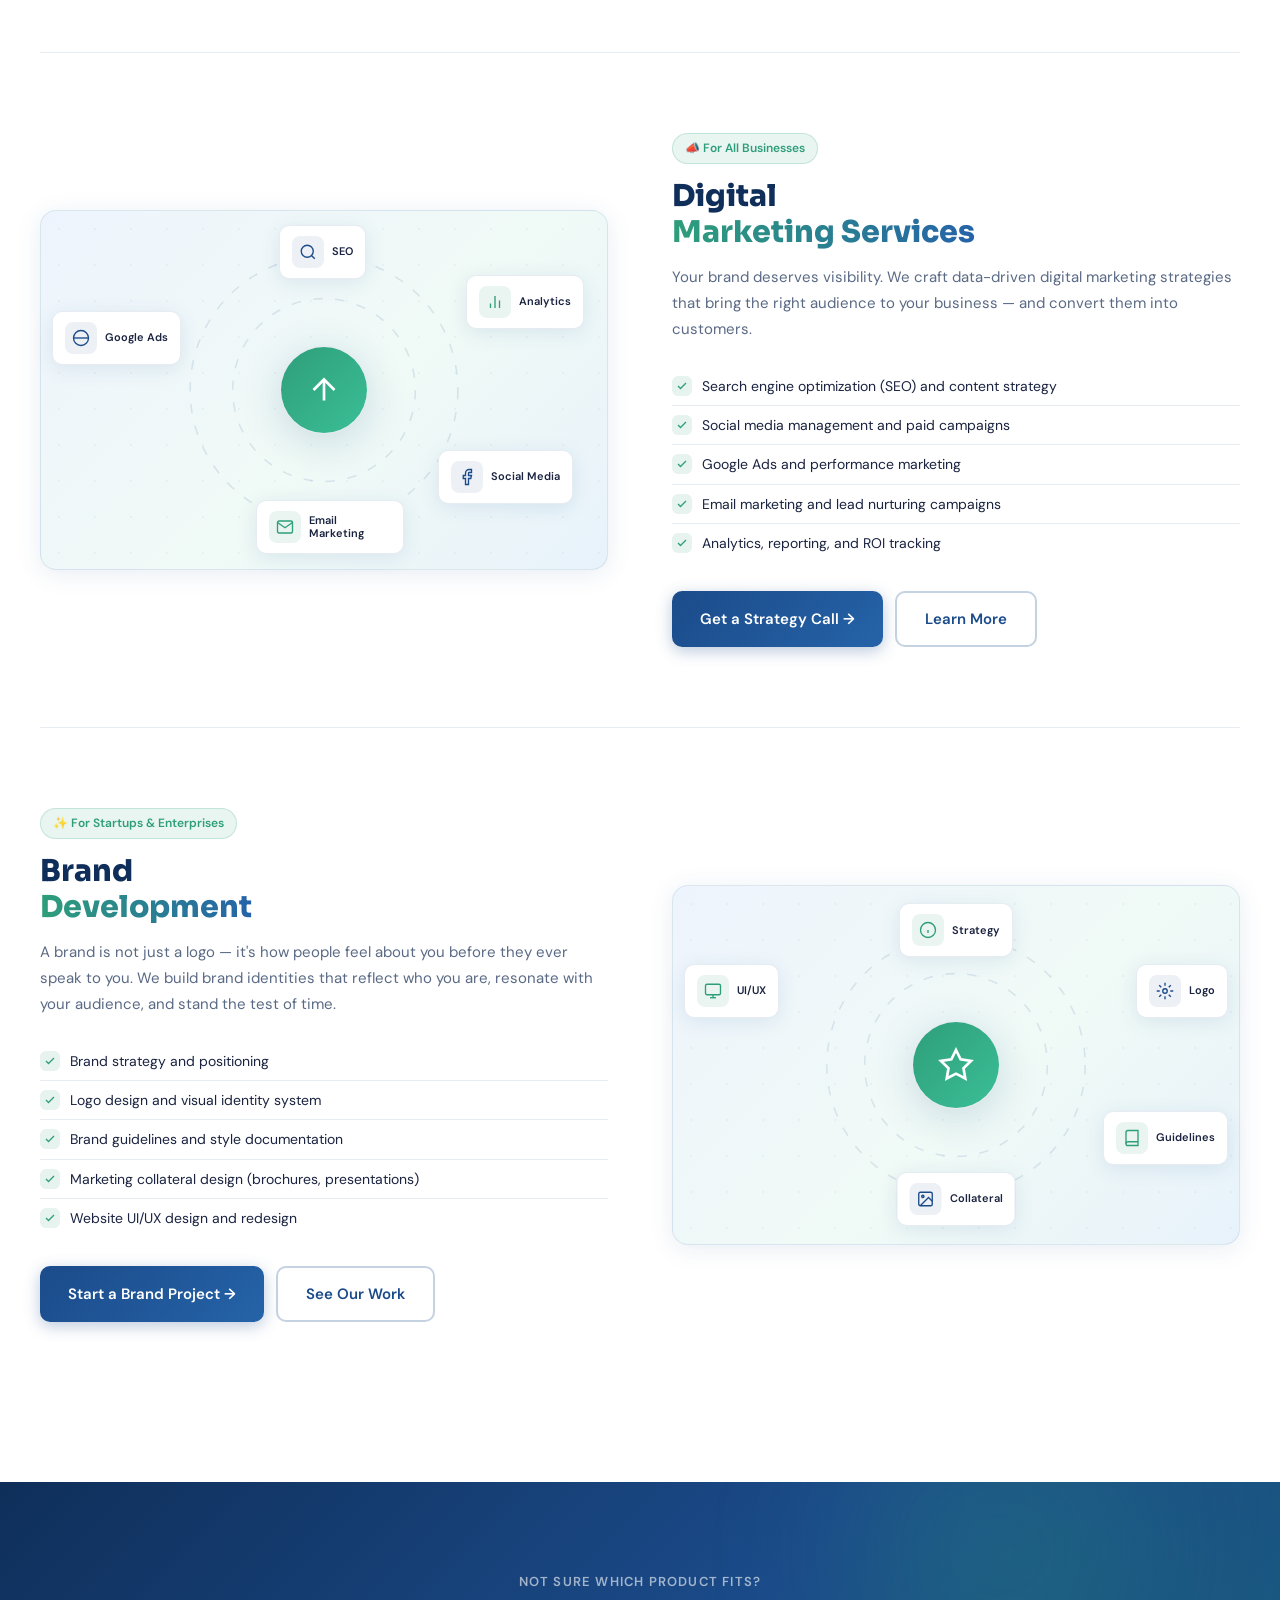
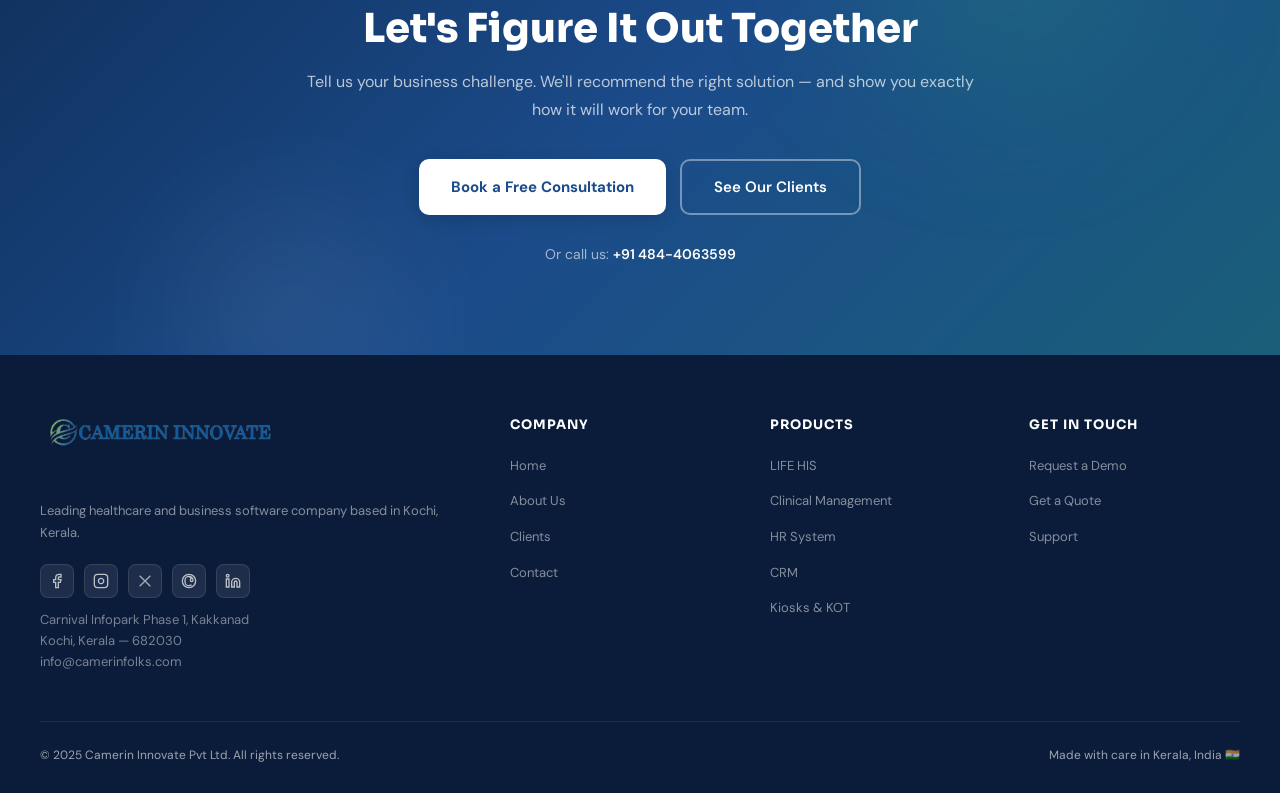
<file: services.html>
<!DOCTYPE html>
<html lang="en">
<head>
<meta charset="UTF-8">
<meta name="viewport" content="width=device-width, initial-scale=1.0">
<meta name="description" content="Camerin Innovate Products & Services — LIFE HIS, Clinical Management, HR System, CRM, Kiosks, KOT, Digital Marketing, Brand Development.">
<title>Products &amp; Services — Camerin Innovate</title>
<link rel="stylesheet" href="style.css">
</head>
<body>

<!-- ══ NAV ══ -->
<nav>
  <div class="nav-inner">
    <div class="nav-logo"><a href="index.html"><img src="assets/camerin_logo.png" alt="Camerin Innovate"></a></div>
    <ul class="nav-links">
      <li><a href="index.html">Home</a></li>
      <li><a href="about.html">About Us</a></li>
      <li><a href="services.html" class="active">Products &amp; Services</a></li>
      <li><a href="clients.html">Clients</a></li>
      <li><a href="contact.html">Contact</a></li>
    </ul>
    <a href="contact.html" class="nav-cta">Book a Consultation</a>
    <button class="hamburger" id="hamburger" aria-label="Open menu" aria-expanded="false">
      <span></span><span></span><span></span>
    </button>
  </div>
</nav>
<div class="mobile-menu" id="mobile-menu">
  <ul>
    <li><a href="index.html">Home</a></li>
    <li><a href="about.html">About Us</a></li>
    <li><a href="services.html" class="active">Products &amp; Services</a></li>
    <li><a href="clients.html">Clients</a></li>
    <li><a href="contact.html">Contact</a></li>
  </ul>
  <a href="contact.html" class="mobile-cta">Book a Consultation →</a>
</div>

<!-- ══ PAGE HERO ══ -->
<section class="page-hero">
  <div class="grid-dots"></div>
  <div class="orb page-hero-orb1"></div>
  <div class="orb page-hero-orb2"></div>
  <div class="page-hero-inner">
    <div class="breadcrumb">
      <a href="index.html">Home</a>
      <span class="breadcrumb-sep">›</span>
      <span>Products &amp; Services</span>
    </div>
    <div class="page-hero-badge"><span></span>8 Products. One Trusted Partner.</div>
    <h1>Software Built for<br><em>Your Real Operations</em></h1>
    <p>Every product we build starts with a real operational problem. Not a feature list. Not a template. A solution designed around the people who will use it every day.</p>
    <div class="page-hero-actions">
      <a href="contact.html" class="btn-primary">Request a Demo →</a>
      <a href="contact.html" class="btn-secondary">Get a Quote</a>
    </div>
  </div>
</section>

<!-- ══ FILTER TABS ══ -->
<section style="background:#fff;padding:40px 40px 1px">
  <div class="section-inner">
    <div class="filter-tabs">
      <button class="filter-tab active" data-filter="all">All Products</button>
      <button class="filter-tab" data-filter="healthcare">Healthcare</button>
      <button class="filter-tab" data-filter="enterprise">Enterprise</button>
      <button class="filter-tab" data-filter="hospitality">Hospitality</button>
      <button class="filter-tab" data-filter="marketing">Marketing &amp; Brand</button>
    </div>
  </div>
</section>

<!-- ══ PRODUCTS ══ -->
<section style="background:#fff;padding:0 40px 80px">
  <div class="section-inner">

    <!-- HIS -->
    <div class="product-section" id="his" data-category="healthcare">
      <div class="product-grid">
        <div class="product-visual">
          <div class="product-illustration product-illustration--his" aria-hidden="true">
            <div class="pi-bg"><div class="grid-dots"></div><svg class="pi-rings" viewBox="0 0 200 200" aria-hidden="true"><circle cx="100" cy="100" r="58"/><circle cx="100" cy="100" r="82"/></svg></div>
            <div class="pi-hub pi-hub--card pi-float">
              <div class="pi-hub-icon"><svg viewBox="0 0 24 24"><path d="M22 12h-4l-3 9L9 3l-3 9H2"/></svg></div>
              <span class="pi-hub-title">Hospital Dashboard</span>
              <div class="pi-hub-mini"><span>284</span><span>97%</span><span>12m</span></div>
            </div>
            <div class="pi-node pi-node-1 pi-float"><div class="pi-node-icon"><svg viewBox="0 0 24 24"><path d="M20 21v-2a4 4 0 00-4-4H8a4 4 0 00-4 4v2"/><circle cx="12" cy="7" r="4"/></svg></div><span class="pi-node-label">Patient Records</span></div>
            <div class="pi-node pi-node-2 pi-float"><div class="pi-node-icon teal"><svg viewBox="0 0 24 24"><rect x="3" y="4" width="18" height="18" rx="2"/><line x1="16" y1="2" x2="16" y2="6"/><line x1="8" y1="2" x2="8" y2="6"/><line x1="3" y1="10" x2="21" y2="10"/></svg></div><span class="pi-node-label">Appointments</span></div>
            <div class="pi-node pi-node-3 pi-float"><div class="pi-node-icon"><svg viewBox="0 0 24 24"><line x1="12" y1="1" x2="12" y2="23"/><path d="M17 5H9.5a3.5 3.5 0 000 7h5a3.5 3.5 0 010 7H6"/></svg></div><span class="pi-node-label">Billing</span></div>
            <div class="pi-node pi-node-4 pi-float"><div class="pi-node-icon teal"><svg viewBox="0 0 24 24"><path d="M10.5 20.5l1-4 4-1-4-1-1-4-1 4-4 1 4 1 1 4z"/><path d="M12 2v4M12 18v4M4.93 4.93l2.83 2.83M16.24 16.24l2.83 2.83M2 12h4M18 12h4M4.93 19.07l2.83-2.83M16.24 7.76l2.83-2.83"/></svg></div><span class="pi-node-label">Pharmacy</span></div>
            <div class="pi-node pi-node-5 pi-float"><div class="pi-node-icon"><svg viewBox="0 0 24 24"><path d="M9 2v6l-4 8v8h14v-8l-4-6V2"/><line x1="9" y1="2" x2="15" y2="2"/></svg></div><span class="pi-node-label">Laboratory</span></div>
            <div class="pi-node pi-node-6 pi-float"><div class="pi-node-icon teal"><svg viewBox="0 0 24 24"><circle cx="6" cy="6" r="2"/><circle cx="18" cy="6" r="2"/><circle cx="12" cy="18" r="2"/><line x1="8" y1="7" x2="10" y2="16"/><line x1="16" y1="7" x2="14" y2="16"/></svg></div><span class="pi-node-label">Clinical Workflow</span></div>
          </div>
        </div>
        <div class="product-content">
          <div class="product-badge">🏥 For Hospitals</div>
          <h2 class="product-title">LIFE HIS — Hospital<br><span>Information System</span></h2>
          <p class="product-desc">A patient-centric, fully integrated healthcare delivery platform. LIFE HIS eliminates the need for multiple disconnected tools by providing a single-stack solution for clinical, administrative, and financial operations.</p>
          <ul class="features-list">
            <li><div class="feat-check"><svg viewBox="0 0 24 24"><polyline points="20 6 9 17 4 12"/></svg></div>Patient registration, EMR, and medical history management</li>
            <li><div class="feat-check"><svg viewBox="0 0 24 24"><polyline points="20 6 9 17 4 12"/></svg></div>OPD, IPD, ICU, and emergency workflow management</li>
            <li><div class="feat-check"><svg viewBox="0 0 24 24"><polyline points="20 6 9 17 4 12"/></svg></div>Pharmacy, laboratory, and radiology integration</li>
            <li><div class="feat-check"><svg viewBox="0 0 24 24"><polyline points="20 6 9 17 4 12"/></svg></div>Billing, insurance, and financial reporting</li>
            <li><div class="feat-check"><svg viewBox="0 0 24 24"><polyline points="20 6 9 17 4 12"/></svg></div>NABH compliance and quality management</li>
            <li><div class="feat-check"><svg viewBox="0 0 24 24"><polyline points="20 6 9 17 4 12"/></svg></div>Real-time analytics and hospital performance dashboards</li>
          </ul>
          <div class="product-actions">
            <a href="contact.html?product=his" class="btn-primary">Request a Demo →</a>
            <a href="contact.html" class="btn-secondary">Get a Quote</a>
          </div>
        </div>
      </div>
    </div>

    <!-- CMS -->
    <div class="product-section" id="cms" data-category="healthcare">
      <div class="product-grid reverse">
        <div class="product-visual">
          <div class="product-illustration product-illustration--cms" aria-hidden="true">
            <div class="pi-bg"><div class="grid-dots"></div><svg class="pi-rings" viewBox="0 0 200 200" aria-hidden="true"><circle cx="100" cy="100" r="52"/><circle cx="100" cy="100" r="76"/></svg></div>
            <div class="pi-hub pi-hub--round pi-float">
              <div class="pi-hub-icon"><svg viewBox="0 0 24 24"><path d="M20.84 4.61a5.5 5.5 0 00-7.78 0L12 5.67l-1.06-1.06a5.5 5.5 0 00-7.78 7.78l1.06 1.06L12 21.23l7.78-7.78 1.06-1.06a5.5 5.5 0 000-7.78z"/><polyline points="4 12 8 12 11 8 14 16 17 12 20 12"/></svg></div>
            </div>
            <div class="pi-node pi-node-1 pi-float"><div class="pi-node-icon teal"><svg viewBox="0 0 24 24"><path d="M14 2H6a2 2 0 00-2 2v16a2 2 0 002 2h12a2 2 0 002-2V8z"/><polyline points="14 2 14 8 20 8"/></svg></div><span class="pi-node-label">Doctor Orders</span></div>
            <div class="pi-node pi-node-2 pi-float"><div class="pi-node-icon"><svg viewBox="0 0 24 24"><path d="M9 2v6l-4 8v8h14v-8l-4-6V2"/></svg></div><span class="pi-node-label">Lab Results</span></div>
            <div class="pi-node pi-node-3 pi-float"><div class="pi-node-icon teal"><svg viewBox="0 0 24 24"><path d="M14 2H6a2 2 0 00-2 2v16a2 2 0 002 2h12a2 2 0 002-2V8z"/><line x1="8" y1="13" x2="16" y2="13"/><line x1="8" y1="17" x2="16" y2="17"/></svg></div><span class="pi-node-label">Treatment Plans</span></div>
            <div class="pi-node pi-node-4 pi-float"><div class="pi-node-icon"><svg viewBox="0 0 24 24"><path d="M20 21v-2a4 4 0 00-4-4H8a4 4 0 00-4 4v2"/><circle cx="12" cy="7" r="4"/></svg></div><span class="pi-node-label">Patient Records</span></div>
          </div>
        </div>
        <div class="product-content">
          <div class="product-badge">🏨 For Clinics &amp; Healthcare Providers</div>
          <h2 class="product-title">Clinical<br><span>Management System</span></h2>
          <p class="product-desc">A focused platform for managing clinical operations, care team coordination, and patient documentation. Built for clinics, specialty centers, and departments within larger hospitals.</p>
          <ul class="features-list">
            <li><div class="feat-check"><svg viewBox="0 0 24 24"><polyline points="20 6 9 17 4 12"/></svg></div>Electronic medical records and clinical notes</li>
            <li><div class="feat-check"><svg viewBox="0 0 24 24"><polyline points="20 6 9 17 4 12"/></svg></div>Appointment scheduling and patient queue management</li>
            <li><div class="feat-check"><svg viewBox="0 0 24 24"><polyline points="20 6 9 17 4 12"/></svg></div>Prescription management and drug interaction alerts</li>
            <li><div class="feat-check"><svg viewBox="0 0 24 24"><polyline points="20 6 9 17 4 12"/></svg></div>Clinical audit trails and compliance reporting</li>
            <li><div class="feat-check"><svg viewBox="0 0 24 24"><polyline points="20 6 9 17 4 12"/></svg></div>Multi-doctor, multi-location support</li>
          </ul>
          <div class="product-actions">
            <a href="contact.html?product=cms" class="btn-teal">Request a Demo →</a>
            <a href="contact.html" class="btn-secondary">Get a Quote</a>
          </div>
        </div>
      </div>
    </div>

    <!-- HRM -->
    <div class="product-section" id="hrm" data-category="enterprise">
      <div class="product-grid">
        <div class="product-visual">
          <div class="product-illustration product-illustration--hrm" aria-hidden="true">
            <div class="pi-bg"><div class="grid-dots"></div><svg class="pi-rings" viewBox="0 0 200 200" aria-hidden="true"><circle cx="100" cy="100" r="55"/><circle cx="100" cy="100" r="80"/></svg></div>
            <div class="pi-hub pi-hub--round pi-float">
              <div class="pi-hub-icon"><svg viewBox="0 0 24 24"><path d="M17 21v-2a4 4 0 00-4-4H5a4 4 0 00-4 4v2"/><circle cx="9" cy="7" r="4"/><path d="M23 21v-2a4 4 0 00-3-3.87M16 3.13a4 4 0 010 7.75"/></svg></div>
            </div>
            <div class="pi-node pi-node-1 pi-float"><div class="pi-node-icon"><svg viewBox="0 0 24 24"><path d="M16 21v-2a4 4 0 00-4-4H6a4 4 0 00-4 4v2"/><circle cx="9" cy="7" r="4"/><line x1="19" y1="8" x2="19" y2="14"/><line x1="22" y1="11" x2="16" y2="11"/></svg></div><span class="pi-node-label">Recruitment</span></div>
            <div class="pi-node pi-node-2 pi-float"><div class="pi-node-icon teal"><svg viewBox="0 0 24 24"><rect x="3" y="4" width="18" height="18" rx="2"/><polyline points="9 11 11 13 15 9"/></svg></div><span class="pi-node-label">Attendance</span></div>
            <div class="pi-node pi-node-3 pi-float"><div class="pi-node-icon"><svg viewBox="0 0 24 24"><circle cx="12" cy="12" r="10"/><path d="M12 6v12M9 9h4.5a2.5 2.5 0 010 5H9"/></svg></div><span class="pi-node-label">Payroll</span></div>
            <div class="pi-node pi-node-4 pi-float"><div class="pi-node-icon teal"><svg viewBox="0 0 24 24"><line x1="18" y1="20" x2="18" y2="10"/><line x1="12" y1="20" x2="12" y2="4"/><line x1="6" y1="20" x2="6" y2="14"/></svg></div><span class="pi-node-label">Performance</span></div>
            <div class="pi-node pi-node-5 pi-float"><div class="pi-node-icon"><svg viewBox="0 0 24 24"><path d="M14 2H6a2 2 0 00-2 2v16a2 2 0 002 2h12a2 2 0 002-2V8z"/><line x1="8" y1="13" x2="16" y2="13"/></svg></div><span class="pi-node-label">Reports</span></div>
          </div>
        </div>
        <div class="product-content">
          <div class="product-badge">👥 For All Businesses</div>
          <h2 class="product-title">HR Management<br><span>System</span></h2>
          <p class="product-desc">A complete workforce management platform that handles everything from recruitment to retirement. Stop managing spreadsheets — start managing people.</p>
          <ul class="features-list">
            <li><div class="feat-check"><svg viewBox="0 0 24 24"><polyline points="20 6 9 17 4 12"/></svg></div>Employee onboarding, profiles, and document management</li>
            <li><div class="feat-check"><svg viewBox="0 0 24 24"><polyline points="20 6 9 17 4 12"/></svg></div>Attendance tracking with biometric and mobile support</li>
            <li><div class="feat-check"><svg viewBox="0 0 24 24"><polyline points="20 6 9 17 4 12"/></svg></div>Automated payroll processing and tax compliance</li>
            <li><div class="feat-check"><svg viewBox="0 0 24 24"><polyline points="20 6 9 17 4 12"/></svg></div>Leave management and shift scheduling</li>
            <li><div class="feat-check"><svg viewBox="0 0 24 24"><polyline points="20 6 9 17 4 12"/></svg></div>Performance reviews and appraisal workflows</li>
            <li><div class="feat-check"><svg viewBox="0 0 24 24"><polyline points="20 6 9 17 4 12"/></svg></div>Recruitment pipeline and applicant tracking</li>
          </ul>
          <div class="product-actions">
            <a href="contact.html?product=hrm" class="btn-primary">Request a Demo →</a>
            <a href="contact.html" class="btn-secondary">Get a Quote</a>
          </div>
        </div>
      </div>
    </div>

    <!-- CRM -->
    <div class="product-section" id="crm" data-category="enterprise">
      <div class="product-grid reverse">
        <div class="product-visual">
          <div class="product-illustration product-illustration--crm" aria-hidden="true">
            <div class="pi-bg"><div class="grid-dots"></div><svg class="pi-rings" viewBox="0 0 200 200" aria-hidden="true"><circle cx="100" cy="100" r="58"/><circle cx="100" cy="100" r="82"/></svg></div>
            <div class="pi-hub pi-hub--card pi-float">
              <div class="pi-hub-icon"><svg viewBox="0 0 24 24"><path d="M22 12h-6l-2 9-4-18-2 9H2"/></svg></div>
              <span class="pi-hub-title">Sales Pipeline</span>
              <div class="pi-hub-mini"><span>320</span><span>78%</span><span>₹2.4L</span></div>
            </div>
            <div class="pi-node pi-node-1 pi-float"><div class="pi-node-icon teal"><svg viewBox="0 0 24 24"><path d="M16 21v-2a4 4 0 00-4-4H6a4 4 0 00-4 4v2"/><circle cx="9" cy="7" r="4"/><line x1="19" y1="8" x2="19" y2="14"/><line x1="22" y1="11" x2="16" y2="11"/></svg></div><span class="pi-node-label">Leads</span></div>
            <div class="pi-node pi-node-2 pi-float"><div class="pi-node-icon"><svg viewBox="0 0 24 24"><path d="M17 21v-2a4 4 0 00-4-4H5a4 4 0 00-4 4v2"/><circle cx="9" cy="7" r="4"/><path d="M23 21v-2a4 4 0 00-3-3.87"/></svg></div><span class="pi-node-label">Contacts</span></div>
            <div class="pi-node pi-node-3 pi-float"><div class="pi-node-icon teal"><svg viewBox="0 0 24 24"><path d="M22 11.08V12a10 10 0 11-5.93-9.14"/><polyline points="22 4 12 14.01 9 11.01"/></svg></div><span class="pi-node-label">Deals</span></div>
            <div class="pi-node pi-node-4 pi-float"><div class="pi-node-icon"><svg viewBox="0 0 24 24"><path d="M4 4h16c1.1 0 2 .9 2 2v12c0 1.1-.9 2-2 2H4c-1.1 0-2-.9-2-2V6c0-1.1.9-2 2-2z"/><polyline points="22 6 12 13 2 6"/></svg></div><span class="pi-node-label">Follow-ups</span></div>
            <div class="pi-node pi-node-5 pi-float"><div class="pi-node-icon teal"><svg viewBox="0 0 24 24"><line x1="18" y1="20" x2="18" y2="10"/><line x1="12" y1="20" x2="12" y2="4"/><line x1="6" y1="20" x2="6" y2="14"/></svg></div><span class="pi-node-label">Analytics</span></div>
          </div>
        </div>
        <div class="product-content">
          <div class="product-badge">📈 For Sales &amp; Business Teams</div>
          <h2 class="product-title">Customer Relationship<br><span>Management (CRM)</span></h2>
          <p class="product-desc">Track every lead, manage every relationship, and close more deals — without losing track of a single conversation. Built for sales teams that need clarity, not complexity.</p>
          <ul class="features-list">
            <li><div class="feat-check"><svg viewBox="0 0 24 24"><polyline points="20 6 9 17 4 12"/></svg></div>Lead capture, scoring, and pipeline management</li>
            <li><div class="feat-check"><svg viewBox="0 0 24 24"><polyline points="20 6 9 17 4 12"/></svg></div>Customer interaction history and follow-up reminders</li>
            <li><div class="feat-check"><svg viewBox="0 0 24 24"><polyline points="20 6 9 17 4 12"/></svg></div>Sales forecasting and performance dashboards</li>
            <li><div class="feat-check"><svg viewBox="0 0 24 24"><polyline points="20 6 9 17 4 12"/></svg></div>Email and communication integration</li>
            <li><div class="feat-check"><svg viewBox="0 0 24 24"><polyline points="20 6 9 17 4 12"/></svg></div>Custom workflows and automation rules</li>
          </ul>
          <div class="product-actions">
            <a href="contact.html?product=crm" class="btn-teal">Request a Demo →</a>
            <a href="contact.html" class="btn-secondary">Get a Quote</a>
          </div>
        </div>
      </div>
    </div>

    <!-- KIOSK -->
    <div class="product-section" id="kiosk" data-category="hospitality">
      <div class="product-grid">
        <div class="product-visual">
          <div class="product-illustration product-illustration--kiosk" aria-hidden="true">
            <div class="pi-bg"><div class="grid-dots"></div><svg class="pi-rings" viewBox="0 0 200 200" aria-hidden="true"><circle cx="100" cy="100" r="52"/><circle cx="100" cy="100" r="76"/></svg></div>
            <div class="pi-hub pi-hub--card pi-float">
              <div class="pi-hub-icon"><svg viewBox="0 0 24 24"><rect x="4" y="2" width="16" height="20" rx="2"/><line x1="12" y1="18" x2="12" y2="18.01"/></svg></div>
              <span class="pi-hub-title">Self-Service Kiosk</span>
            </div>
            <div class="pi-node pi-node-1 pi-float"><div class="pi-node-icon teal"><svg viewBox="0 0 24 24"><path d="M16 21v-2a4 4 0 00-4-4H6a4 4 0 00-4 4v2"/><circle cx="9" cy="7" r="4"/><polyline points="16 11 18 13 22 9"/></svg></div><span class="pi-node-label">Check-in</span></div>
            <div class="pi-node pi-node-2 pi-float"><div class="pi-node-icon"><svg viewBox="0 0 24 24"><rect x="1" y="4" width="22" height="16" rx="2"/><line x1="1" y1="10" x2="23" y2="10"/></svg></div><span class="pi-node-label">Payments</span></div>
            <div class="pi-node pi-node-3 pi-float"><div class="pi-node-icon teal"><svg viewBox="0 0 24 24"><circle cx="12" cy="10" r="3"/><path d="M12 2a8 8 0 018 8c0 5.25-8 12-8 12S4 15.25 4 10a8 8 0 018-8z"/></svg></div><span class="pi-node-label">Wayfinding</span></div>
            <div class="pi-node pi-node-4 pi-float"><div class="pi-node-icon"><svg viewBox="0 0 24 24"><rect x="2" y="3" width="20" height="14" rx="2"/><line x1="8" y1="21" x2="16" y2="21"/><line x1="12" y1="17" x2="12" y2="21"/></svg></div><span class="pi-node-label">Self-service</span></div>
          </div>
        </div>
        <div class="product-content">
          <div class="product-badge">🖥 For Hospitals, Retail &amp; Hospitality</div>
          <h2 class="product-title">Self-Service<br><span>Kiosk System</span></h2>
          <p class="product-desc">Custom touchscreen kiosk solutions that reduce staff workload, eliminate queues, and give customers and patients a faster, more dignified experience.</p>
          <ul class="features-list">
            <li><div class="feat-check"><svg viewBox="0 0 24 24"><polyline points="20 6 9 17 4 12"/></svg></div>Patient check-in and token generation for hospitals</li>
            <li><div class="feat-check"><svg viewBox="0 0 24 24"><polyline points="20 6 9 17 4 12"/></svg></div>Bill payment and receipt printing</li>
            <li><div class="feat-check"><svg viewBox="0 0 24 24"><polyline points="20 6 9 17 4 12"/></svg></div>Wayfinding and directory information</li>
            <li><div class="feat-check"><svg viewBox="0 0 24 24"><polyline points="20 6 9 17 4 12"/></svg></div>Retail product catalog and order placement</li>
            <li><div class="feat-check"><svg viewBox="0 0 24 24"><polyline points="20 6 9 17 4 12"/></svg></div>Multilingual interface support</li>
          </ul>
          <div class="product-actions">
            <a href="contact.html?product=kiosk" class="btn-primary">Request a Demo →</a>
            <a href="contact.html" class="btn-secondary">Get a Quote</a>
          </div>
        </div>
      </div>
    </div>

    <!-- KOT -->
    <div class="product-section" id="kot" data-category="hospitality">
      <div class="product-grid reverse">
        <div class="product-visual">
          <div class="product-illustration product-illustration--kot" aria-hidden="true">
            <div class="pi-bg"><div class="grid-dots"></div><svg class="pi-rings" viewBox="0 0 200 200" aria-hidden="true"><circle cx="100" cy="100" r="52"/><circle cx="100" cy="100" r="76"/></svg></div>
            <div class="pi-hub pi-hub--card pi-float">
              <div class="pi-hub-icon" style="background:linear-gradient(135deg,#e07b39,#c05a1a)"><svg viewBox="0 0 24 24"><rect x="2" y="3" width="20" height="14" rx="2"/><line x1="8" y1="21" x2="16" y2="21"/><line x1="12" y1="17" x2="12" y2="21"/></svg></div>
              <span class="pi-hub-title">Kitchen Display</span>
            </div>
            <div class="pi-node pi-node-1 pi-float"><div class="pi-node-icon"><svg viewBox="0 0 24 24"><path d="M6 2L3 6v14a2 2 0 002 2h14a2 2 0 002-2V6l-3-4z"/><line x1="3" y1="6" x2="21" y2="6"/></svg></div><span class="pi-node-label">Live Orders</span></div>
            <div class="pi-node pi-node-2 pi-float"><div class="pi-node-icon teal"><svg viewBox="0 0 24 24"><circle cx="12" cy="12" r="10"/><polyline points="12 6 12 12 16 14"/></svg></div><span class="pi-node-label">Timers</span></div>
            <div class="pi-node pi-node-3 pi-float"><div class="pi-node-icon"><svg viewBox="0 0 24 24"><rect x="1" y="4" width="22" height="16" rx="2"/><line x1="1" y1="10" x2="23" y2="10"/></svg></div><span class="pi-node-label">POS Sync</span></div>
            <div class="pi-node pi-node-4 pi-float"><div class="pi-node-icon teal"><svg viewBox="0 0 24 24"><rect x="3" y="3" width="7" height="7"/><rect x="14" y="3" width="7" height="7"/><rect x="3" y="14" width="7" height="7"/><rect x="14" y="14" width="7" height="7"/></svg></div><span class="pi-node-label">Multi-station</span></div>
          </div>
        </div>
        <div class="product-content">
          <div class="product-badge">🍽 For Restaurants &amp; Cafeterias</div>
          <h2 class="product-title">Kitchen Order<br><span>Terminal (KOT)</span></h2>
          <p class="product-desc">A digital kitchen display system that replaces paper tickets with real-time order management. Orders from the floor go directly to the kitchen screen — no printing, no confusion, no lost tickets.</p>
          <ul class="features-list">
            <li><div class="feat-check"><svg viewBox="0 0 24 24"><polyline points="20 6 9 17 4 12"/></svg></div>Real-time order display on kitchen screens</li>
            <li><div class="feat-check"><svg viewBox="0 0 24 24"><polyline points="20 6 9 17 4 12"/></svg></div>Order status updates and preparation timers</li>
            <li><div class="feat-check"><svg viewBox="0 0 24 24"><polyline points="20 6 9 17 4 12"/></svg></div>Integration with POS and billing systems</li>
            <li><div class="feat-check"><svg viewBox="0 0 24 24"><polyline points="20 6 9 17 4 12"/></svg></div>Multi-station support for large kitchens</li>
            <li><div class="feat-check"><svg viewBox="0 0 24 24"><polyline points="20 6 9 17 4 12"/></svg></div>Order history and performance reporting</li>
          </ul>
          <div class="product-actions">
            <a href="contact.html?product=kot" class="btn-primary">Request a Demo →</a>
            <a href="contact.html" class="btn-secondary">Get a Quote</a>
          </div>
        </div>
      </div>
    </div>

    <!-- DIGITAL MARKETING -->
    <div class="product-section" id="marketing" data-category="marketing">
      <div class="product-grid">
        <div class="product-visual">
          <div class="product-illustration product-illustration--marketing" aria-hidden="true">
            <div class="pi-bg"><div class="grid-dots"></div><svg class="pi-rings" viewBox="0 0 200 200" aria-hidden="true"><circle cx="100" cy="100" r="58"/><circle cx="100" cy="100" r="85"/></svg></div>
            <div class="pi-hub pi-hub--round pi-float">
              <div class="pi-hub-icon"><svg viewBox="0 0 24 24"><line x1="12" y1="19" x2="12" y2="5"/><polyline points="5 12 12 5 19 12"/></svg></div>
            </div>
            <div class="pi-node pi-node-1 pi-float"><div class="pi-node-icon"><svg viewBox="0 0 24 24"><circle cx="11" cy="11" r="8"/><line x1="21" y1="21" x2="16.65" y2="16.65"/></svg></div><span class="pi-node-label">SEO</span></div>
            <div class="pi-node pi-node-2 pi-float"><div class="pi-node-icon teal"><svg viewBox="0 0 24 24"><line x1="18" y1="20" x2="18" y2="10"/><line x1="12" y1="20" x2="12" y2="4"/><line x1="6" y1="20" x2="6" y2="14"/></svg></div><span class="pi-node-label">Analytics</span></div>
            <div class="pi-node pi-node-3 pi-float"><div class="pi-node-icon"><svg viewBox="0 0 24 24"><path d="M18 2h-3a5 5 0 00-5 5v3H7v4h3v8h4v-8h3l1-4h-4V7a1 1 0 011-1h3z"/></svg></div><span class="pi-node-label">Social Media</span></div>
            <div class="pi-node pi-node-4 pi-float"><div class="pi-node-icon teal"><svg viewBox="0 0 24 24"><path d="M4 4h16c1.1 0 2 .9 2 2v12c0 1.1-.9 2-2 2H4c-1.1 0-2-.9-2-2V6c0-1.1.9-2 2-2z"/><polyline points="22 6 12 13 2 6"/></svg></div><span class="pi-node-label">Email Marketing</span></div>
            <div class="pi-node pi-node-5 pi-float"><div class="pi-node-icon"><svg viewBox="0 0 24 24"><circle cx="12" cy="12" r="10"/><line x1="2" y1="12" x2="22" y2="12"/></svg></div><span class="pi-node-label">Google Ads</span></div>
          </div>
        </div>
        <div class="product-content">
          <div class="product-badge">📣 For All Businesses</div>
          <h2 class="product-title">Digital<br><span>Marketing Services</span></h2>
          <p class="product-desc">Your brand deserves visibility. We craft data-driven digital marketing strategies that bring the right audience to your business — and convert them into customers.</p>
          <ul class="features-list">
            <li><div class="feat-check"><svg viewBox="0 0 24 24"><polyline points="20 6 9 17 4 12"/></svg></div>Search engine optimization (SEO) and content strategy</li>
            <li><div class="feat-check"><svg viewBox="0 0 24 24"><polyline points="20 6 9 17 4 12"/></svg></div>Social media management and paid campaigns</li>
            <li><div class="feat-check"><svg viewBox="0 0 24 24"><polyline points="20 6 9 17 4 12"/></svg></div>Google Ads and performance marketing</li>
            <li><div class="feat-check"><svg viewBox="0 0 24 24"><polyline points="20 6 9 17 4 12"/></svg></div>Email marketing and lead nurturing campaigns</li>
            <li><div class="feat-check"><svg viewBox="0 0 24 24"><polyline points="20 6 9 17 4 12"/></svg></div>Analytics, reporting, and ROI tracking</li>
          </ul>
          <div class="product-actions">
            <a href="contact.html?product=marketing" class="btn-primary">Get a Strategy Call →</a>
            <a href="contact.html" class="btn-secondary">Learn More</a>
          </div>
        </div>
      </div>
    </div>

    <!-- BRAND DEVELOPMENT -->
    <div class="product-section" id="brand" data-category="marketing">
      <div class="product-grid reverse">
        <div class="product-visual">
          <div class="product-illustration product-illustration--brand" aria-hidden="true">
            <div class="pi-bg"><div class="grid-dots"></div><svg class="pi-rings" viewBox="0 0 200 200" aria-hidden="true"><circle cx="100" cy="100" r="58"/><circle cx="100" cy="100" r="82"/></svg></div>
            <div class="pi-hub pi-hub--round pi-float">
              <div class="pi-hub-icon"><svg viewBox="0 0 24 24"><polygon points="12 2 15.09 8.26 22 9.27 17 14.14 18.18 21.02 12 17.77 5.82 21.02 7 14.14 2 9.27 8.91 8.26 12 2"/></svg></div>
            </div>
            <div class="pi-node pi-node-1 pi-float"><div class="pi-node-icon teal"><svg viewBox="0 0 24 24"><circle cx="12" cy="12" r="10"/><path d="M12 16v-4M12 8h.01"/></svg></div><span class="pi-node-label">Strategy</span></div>
            <div class="pi-node pi-node-2 pi-float"><div class="pi-node-icon"><svg viewBox="0 0 24 24"><circle cx="12" cy="12" r="3"/><path d="M12 1v4M12 19v4M4.22 4.22l2.83 2.83M16.95 16.95l2.83 2.83M1 12h4M19 12h4M4.22 19.78l2.83-2.83M16.95 7.05l2.83-2.83"/></svg></div><span class="pi-node-label">Logo</span></div>
            <div class="pi-node pi-node-3 pi-float"><div class="pi-node-icon teal"><svg viewBox="0 0 24 24"><path d="M4 19.5A2.5 2.5 0 016.5 17H20"/><path d="M6.5 2H20v20H6.5A2.5 2.5 0 014 19.5v-15A2.5 2.5 0 016.5 2z"/></svg></div><span class="pi-node-label">Guidelines</span></div>
            <div class="pi-node pi-node-4 pi-float"><div class="pi-node-icon"><svg viewBox="0 0 24 24"><rect x="3" y="3" width="18" height="18" rx="2"/><circle cx="8.5" cy="8.5" r="1.5"/><polyline points="21 15 16 10 5 21"/></svg></div><span class="pi-node-label">Collateral</span></div>
            <div class="pi-node pi-node-5 pi-float"><div class="pi-node-icon teal"><svg viewBox="0 0 24 24"><rect x="2" y="3" width="20" height="14" rx="2"/><line x1="8" y1="21" x2="16" y2="21"/><line x1="12" y1="17" x2="12" y2="21"/></svg></div><span class="pi-node-label">UI/UX</span></div>
          </div>
        </div>
        <div class="product-content">
          <div class="product-badge">✨ For Startups &amp; Enterprises</div>
          <h2 class="product-title">Brand<br><span>Development</span></h2>
          <p class="product-desc">A brand is not just a logo — it's how people feel about you before they ever speak to you. We build brand identities that reflect who you are, resonate with your audience, and stand the test of time.</p>
          <ul class="features-list">
            <li><div class="feat-check"><svg viewBox="0 0 24 24"><polyline points="20 6 9 17 4 12"/></svg></div>Brand strategy and positioning</li>
            <li><div class="feat-check"><svg viewBox="0 0 24 24"><polyline points="20 6 9 17 4 12"/></svg></div>Logo design and visual identity system</li>
            <li><div class="feat-check"><svg viewBox="0 0 24 24"><polyline points="20 6 9 17 4 12"/></svg></div>Brand guidelines and style documentation</li>
            <li><div class="feat-check"><svg viewBox="0 0 24 24"><polyline points="20 6 9 17 4 12"/></svg></div>Marketing collateral design (brochures, presentations)</li>
            <li><div class="feat-check"><svg viewBox="0 0 24 24"><polyline points="20 6 9 17 4 12"/></svg></div>Website UI/UX design and redesign</li>
          </ul>
          <div class="product-actions">
            <a href="contact.html?product=brand" class="btn-primary">Start a Brand Project →</a>
            <a href="contact.html" class="btn-secondary">See Our Work</a>
          </div>
        </div>
      </div>
    </div>

  </div>
</section>

<!-- ══ CTA ══ -->
<section class="cta-section">
  <div class="cta-orb cta-orb1"></div>
  <div class="cta-orb cta-orb2"></div>
  <div class="cta-inner">
    <span class="cta-label">Not sure which product fits?</span>
    <h2 class="cta-title">Let's Figure It Out Together</h2>
    <p class="cta-sub">Tell us your business challenge. We'll recommend the right solution — and show you exactly how it will work for your team.</p>
    <div class="cta-actions">
      <a href="contact.html" class="btn-white">Book a Free Consultation</a>
      <a href="clients.html" class="btn-outline-white">See Our Clients</a>
    </div>
    <div class="cta-contact">Or call us: <a href="tel:+914844063599">+91 484-4063599</a></div>
  </div>
</section>

<!-- ══ FOOTER ══ -->
<footer>
  <div class="footer-inner">
    <div class="footer-top">
      <div>
        <div class="footer-brand-logo"><img src="assets/camerin_logo.png" alt="Camerin Innovate"></div>
        <p class="footer-desc">Leading healthcare and business software company based in Kochi, Kerala.</p>
        <div class="footer-social">
          <a href="https://www.facebook.com/profile.php?id=61557112896019" target="_blank" rel="noopener" class="social-btn" aria-label="Facebook"><svg viewBox="0 0 24 24"><path d="M18 2h-3a5 5 0 00-5 5v3H7v4h3v8h4v-8h3l1-4h-4V7a1 1 0 011-1h3z"/></svg></a>
          <a href="https://www.instagram.com/camerin_innovate" target="_blank" rel="noopener" class="social-btn" aria-label="Instagram"><svg viewBox="0 0 24 24"><rect x="2" y="2" width="20" height="20" rx="5"/><path d="M16 11.37A4 4 0 1112.63 8 4 4 0 0116 11.37z"/><line x1="17.5" y1="6.5" x2="17.51" y2="6.5"/></svg></a>
          <a href="https://x.com/CamerinInnovate" target="_blank" rel="noopener" class="social-btn" aria-label="Twitter / X"><svg viewBox="0 0 24 24"><path d="M4 4l16 16M4 20L20 4" stroke="currentColor" stroke-width="2" fill="none"/></svg></a>
          <a href="https://www.threads.net/@camerin_innovate" target="_blank" rel="noopener" class="social-btn" aria-label="Threads"><svg viewBox="0 0 24 24" fill="none" stroke="currentColor" stroke-width="2"><path d="M12 2C6.48 2 2 6.48 2 12s4.48 10 10 10 10-4.48 10-10S17.52 2 12 2zm0 4c1.5 0 2.8.56 3.8 1.46C14.9 8.3 14 9.6 14 11c0 1.1.9 2 2 2s2-.9 2-2c0-3.31-2.69-6-6-6s-6 2.69-6 6v2c0 3.31 2.69 6 6 6 1.5 0 2.87-.55 3.9-1.46"/></svg></a>
          <a href="https://www.linkedin.com/in/camerin-innovate-pvt-ltd-2baa652b9" target="_blank" rel="noopener" class="social-btn" aria-label="LinkedIn"><svg viewBox="0 0 24 24"><path d="M16 8a6 6 0 016 6v7h-4v-7a2 2 0 00-2-2 2 2 0 00-2 2v7h-4v-7a6 6 0 016-6zM2 9h4v12H2z"/><circle cx="4" cy="4" r="2"/></svg></a>
        </div>
        <div class="footer-address">Carnival Infopark Phase 1, Kakkanad<br>Kochi, Kerala — 682030<br><a href="mailto:info@camerinfolks.com" id="footer-email" >info@camerinfolks.com</a></div>
      </div>
      <div>
        <div class="footer-heading">Company</div>
        <ul class="footer-links">
          <li><a href="index.html">Home</a></li>
          <li><a href="about.html">About Us</a></li>
          <li><a href="clients.html">Clients</a></li>
          <li><a href="contact.html">Contact</a></li>
        </ul>
      </div>
      <div>
        <div class="footer-heading">Products</div>
        <ul class="footer-links">
          <li><a href="#his">LIFE HIS</a></li>
          <li><a href="#cms">Clinical Management</a></li>
          <li><a href="#hrm">HR System</a></li>
          <li><a href="#crm">CRM</a></li>
          <li><a href="#kiosk">Kiosks &amp; KOT</a></li>
        </ul>
      </div>
      <div>
        <div class="footer-heading">Get In Touch</div>
        <ul class="footer-links">
          <li><a href="contact.html">Request a Demo</a></li>
          <li><a href="contact.html">Get a Quote</a></li>
          <li><a href="contact.html">Support</a></li>
        </ul>
      </div>
    </div>
    <div class="footer-bottom">
      <span>© 2025 Camerin Innovate Pvt Ltd. All rights reserved.</span>
      <span>Made with care in Kerala, India 🇮🇳</span>
    </div>
  </div>
</footer>

<script>
  const hamburger = document.getElementById('hamburger');
  const mobileMenu = document.getElementById('mobile-menu');
  hamburger.addEventListener('click', () => {
    const isOpen = mobileMenu.classList.toggle('open');
    hamburger.classList.toggle('open', isOpen);
    hamburger.setAttribute('aria-expanded', isOpen);
  });
  mobileMenu.querySelectorAll('a').forEach(a => {
    a.addEventListener('click', () => {
      mobileMenu.classList.remove('open');
      hamburger.classList.remove('open');
      hamburger.setAttribute('aria-expanded', false);
    });
  });

  // ── PRODUCT FILTER TABS ──
  const filterTabs = document.querySelectorAll('.filter-tab');
  const productSections = document.querySelectorAll('.product-section');

  filterTabs.forEach(tab => {
    tab.addEventListener('click', () => {
      // Update active tab style
      filterTabs.forEach(t => t.classList.remove('active'));
      tab.classList.add('active');

      const filter = tab.getAttribute('data-filter');

      productSections.forEach(section => {
        const match = filter === 'all' || section.getAttribute('data-category') === filter;
        if (match) {
          section.style.display = '';
          // Smooth fade-in
          section.style.opacity = '0';
          section.style.transform = 'translateY(12px)';
          requestAnimationFrame(() => {
            section.style.transition = 'opacity 0.3s ease, transform 0.3s ease';
            section.style.opacity = '1';
            section.style.transform = 'translateY(0)';
          });
        } else {
          section.style.display = 'none';
        }
      });

      // Scroll back to top of products area smoothly
      document.querySelector('.filter-tabs').scrollIntoView({ behavior: 'smooth', block: 'nearest' });
    });
  });
</script>

</body>
</html>
</file>
<file: style.css>
/* ═══════════════════════════════════════════════
   CAMERIN INNOVATE — GLOBAL STYLESHEET
   Design System: Clean Corporate Minimal
   Fonts: Sora (headings) + DM Sans (body)
═══════════════════════════════════════════════ */

@import url('https://fonts.googleapis.com/css2?family=Sora:wght@400;600;700;800&family=DM+Sans:wght@400;500;600&display=swap');

/* ── RESET & ROOT ──────────────────────────── */
*, *::before, *::after { margin: 0; padding: 0; box-sizing: border-box; }

:root {
  --blue:       #1B4B8A;
  --blue-dark:  #0f2f5a;
  --blue-mid:   #2563A8;
  --teal:       #2E9E7A;
  --teal-light: #3bbf96;
  --light:      #F4F7FB;
  --white:      #ffffff;
  --text:       #1a2340;
  --muted:      #5a6a85;
  --border:     rgba(27,75,138,0.10);
  --shadow:     0 4px 24px rgba(27,75,138,0.10);
  --shadow-hover: 0 8px 40px rgba(27,75,138,0.18);
  --radius:     16px;
  --radius-sm:  10px;
}

html { scroll-behavior: smooth; }
body { font-family: 'DM Sans', sans-serif; background: #F4F7FB; color: var(--text); overflow-x: hidden; line-height: 1.6; }
h1, h2, h3, h4, h5 { font-family: 'Sora', sans-serif; line-height: 1.2; }
img { max-width: 100%; display: block; }
a { color: inherit; text-decoration: none; }

/* ── NAVBAR ────────────────────────────────── */
nav {
  background: rgba(255,255,255,0.88);
  backdrop-filter: blur(16px);
  -webkit-backdrop-filter: blur(16px);
  position: sticky; top: 0; z-index: 200;
  border-bottom: 1px solid var(--border);
  padding: 0 40px;
}
.nav-inner {
  max-width: 1200px; margin: 0 auto;
  display: flex; align-items: center;
  justify-content: space-between; height: 68px;
}
.nav-logo img { height: 125px; width: auto; object-fit: contain; display: block; }

/* ── HAMBURGER MENU ────────────────────────── */
.hamburger {
  display: none;
  flex-direction: column;
  justify-content: center;
  align-items: center;
  gap: 5px;
  width: 40px; height: 40px;
  background: none; border: none; cursor: pointer;
  padding: 4px; border-radius: 8px;
  transition: background 0.2s;
}
.hamburger:hover { background: var(--light); }
.hamburger span {
  display: block; width: 22px; height: 2px;
  background: var(--blue); border-radius: 2px;
  transition: all 0.3s;
}
.hamburger.open span:nth-child(1) { transform: translateY(7px) rotate(45deg); }
.hamburger.open span:nth-child(2) { opacity: 0; transform: scaleX(0); }
.hamburger.open span:nth-child(3) { transform: translateY(-7px) rotate(-45deg); }

/* Mobile nav drawer */
.mobile-menu {
  display: none;
  position: fixed; top: 68px; left: 0; right: 0;
  background: rgba(255,255,255,0.98);
  backdrop-filter: blur(16px);
  -webkit-backdrop-filter: blur(16px);
  border-bottom: 1px solid var(--border);
  padding: 20px 24px 28px;
  z-index: 199;
  box-shadow: 0 8px 32px rgba(27,75,138,0.12);
}
.mobile-menu.open { display: block; }
.mobile-menu ul { list-style: none; display: flex; flex-direction: column; gap: 4px; margin-bottom: 20px; }
.mobile-menu ul a {
  display: block; padding: 12px 16px;
  font-size: 15px; font-weight: 500; color: var(--text);
  border-radius: 10px; transition: all 0.2s;
}
.mobile-menu ul a:hover, .mobile-menu ul a.active {
  background: var(--light); color: var(--blue);
}
.mobile-menu .mobile-cta {
  display: block; width: 100%; text-align: center;
  background: linear-gradient(135deg, var(--blue), var(--blue-mid));
  color: #fff; font-family: 'DM Sans', sans-serif;
  font-size: 15px; font-weight: 600;
  padding: 14px 22px; border-radius: 10px;
  box-shadow: 0 4px 16px rgba(27,75,138,0.3);
}
.nav-links { display: flex; gap: 32px; list-style: none; }
.nav-links a {
  font-size: 14px; font-weight: 500; color: var(--muted);
  transition: color 0.2s; position: relative; padding-bottom: 2px;
}
.nav-links a::after {
  content: ''; position: absolute; bottom: -2px; left: 0; right: 0;
  height: 2px; background: var(--teal); transform: scaleX(0);
  transform-origin: left; transition: transform 0.25s;
}
.nav-links a:hover, .nav-links a.active { color: var(--blue); }
.nav-links a:hover::after, .nav-links a.active::after { transform: scaleX(1); }
.nav-cta {
  background: var(--blue); color: #fff;
  font-family: 'DM Sans', sans-serif; font-size: 14px; font-weight: 600;
  padding: 10px 22px; border-radius: 8px; border: none; cursor: pointer;
  transition: background 0.2s, transform 0.15s;
}
.nav-cta:hover { background: var(--blue-dark); transform: translateY(-1px); }

/* ── BUTTONS ───────────────────────────────── */
.btn-primary {
  display: inline-flex; align-items: center; gap: 8px;
  background: linear-gradient(135deg, var(--blue), var(--blue-mid));
  color: #fff; font-family: 'DM Sans', sans-serif;
  font-size: 15px; font-weight: 600;
  padding: 14px 28px; border-radius: 10px; border: none;
  cursor: pointer; transition: all 0.2s;
  box-shadow: 0 4px 16px rgba(27,75,138,0.3);
  text-decoration: none;
}
.btn-primary:hover { transform: translateY(-2px); box-shadow: 0 8px 24px rgba(27,75,138,0.35); }
.btn-secondary {
  display: inline-flex; align-items: center; gap: 8px;
  background: transparent; color: var(--blue);
  font-family: 'DM Sans', sans-serif; font-size: 15px; font-weight: 600;
  padding: 14px 28px; border-radius: 10px;
  border: 2px solid rgba(27,75,138,0.25); cursor: pointer; transition: all 0.2s;
  text-decoration: none;
}
.btn-secondary:hover { background: rgba(27,75,138,0.06); border-color: var(--blue); }
.btn-white {
  display: inline-flex; align-items: center; gap: 8px;
  background: #fff; color: var(--blue);
  font-family: 'DM Sans', sans-serif; font-size: 15px; font-weight: 700;
  padding: 14px 32px; border-radius: 10px; border: none; cursor: pointer;
  transition: all 0.2s; box-shadow: 0 4px 16px rgba(0,0,0,0.15);
  text-decoration: none;
}
.btn-white:hover { transform: translateY(-2px); box-shadow: 0 8px 24px rgba(0,0,0,0.2); color: var(--blue); }
.btn-outline-white {
  display: inline-flex; align-items: center; gap: 8px;
  background: transparent; color: #fff;
  font-family: 'DM Sans', sans-serif; font-size: 15px; font-weight: 600;
  padding: 14px 32px; border-radius: 10px;
  border: 2px solid rgba(255,255,255,0.4); cursor: pointer; transition: all 0.2s;
  text-decoration: none;
}
.btn-outline-white:hover { background: rgba(255,255,255,0.1); }
.btn-teal {
  display: inline-flex; align-items: center; gap: 8px;
  background: linear-gradient(135deg, var(--teal), var(--teal-light));
  color: #fff; font-family: 'DM Sans', sans-serif;
  font-size: 15px; font-weight: 600;
  padding: 14px 28px; border-radius: 10px; border: none;
  cursor: pointer; transition: all 0.2s;
  box-shadow: 0 4px 16px rgba(46,158,122,0.3);
  text-decoration: none;
}
.btn-teal:hover { transform: translateY(-2px); box-shadow: 0 8px 24px rgba(46,158,122,0.4); }

/* ── SECTION BASE ──────────────────────────── */
section { padding: 90px 40px; }
.section-inner { max-width: 1200px; margin: 0 auto; }
.section-label {
  font-size: 13px; font-weight: 600; color: var(--teal);
  text-transform: uppercase; letter-spacing: 1.2px; margin-bottom: 10px;
  display: block;
}
.section-title {
  font-size: 38px; font-weight: 800; color: var(--blue-dark);
  line-height: 1.15; margin-bottom: 14px;
}
.section-title span {
  background: linear-gradient(90deg, var(--teal), var(--blue-mid));
  -webkit-background-clip: text; -webkit-text-fill-color: transparent; background-clip: text;
}
.section-sub { font-size: 16px; color: var(--muted); line-height: 1.7; max-width: 560px; }
.section-header { margin-bottom: 52px; }
.section-header.center { text-align: center; }
.section-header.center .section-sub { margin: 0 auto; }

/* ── ORB ANIMATIONS ────────────────────────── */
.orb {
  position: absolute; border-radius: 50%;
  filter: blur(60px); opacity: 0.35;
  animation: floatOrb linear infinite; pointer-events: none;
}
@keyframes floatOrb {
  0%   { transform: translateY(0) scale(1); }
  33%  { transform: translateY(-28px) scale(1.04); }
  66%  { transform: translateY(14px) scale(0.97); }
  100% { transform: translateY(0) scale(1); }
}
.grid-dots {
  position: absolute; inset: 0;
  background-image: radial-gradient(circle, rgba(27,75,138,0.07) 1px, transparent 1px);
  background-size: 36px 36px; pointer-events: none;
}
@keyframes pulse { 0%,100%{opacity:1;transform:scale(1)} 50%{opacity:0.5;transform:scale(1.4)} }
@keyframes float2 { 0%,100%{transform:translateY(0)} 50%{transform:translateY(-8px)} }
@keyframes float2Center {
  0%, 100% { transform: translate(-50%, -50%) translateY(0); }
  50% { transform: translate(-50%, -50%) translateY(-8px); }
}
@keyframes float2CenterX {
  0%, 100% { transform: translateX(-50%) translateY(0); }
  50% { transform: translateX(-50%) translateY(-8px); }
}
@keyframes float2MidY {
  0%, 100% { transform: translateY(-50%); }
  50% { transform: translateY(calc(-50% - 8px)); }
}

/* ── PAGE HERO (inner pages) ───────────────── */
.page-hero {
  position: relative; padding: 80px 40px;
  background: linear-gradient(135deg, #eef4fd 0%, #f0faf6 50%, #e8f2fb 100%);
  overflow: hidden;
}
.page-hero .grid-dots { position: absolute; inset: 0; }
.page-hero-orb1 {
  width: 380px; height: 380px;
  background: radial-gradient(circle, #1B4B8A33, transparent 70%);
  top: -100px; right: 5%; animation-duration: 20s;
}
.page-hero-orb2 {
  width: 240px; height: 240px;
  background: radial-gradient(circle, #2E9E7A44, transparent 70%);
  bottom: -60px; left: 10%; animation-duration: 26s; animation-delay: -8s;
}
.page-hero-inner {
  max-width: 1200px; margin: 0 auto;
  position: relative; z-index: 1;
}
.page-hero-badge {
  display: inline-flex; align-items: center; gap: 8px;
  background: rgba(46,158,122,0.12); color: var(--teal);
  font-size: 13px; font-weight: 600; padding: 6px 14px;
  border-radius: 20px; margin-bottom: 20px; border: 1px solid rgba(46,158,122,0.2);
}
.page-hero-badge span {
  width: 7px; height: 7px; border-radius: 50%;
  background: var(--teal); animation: pulse 2s infinite; display: inline-block;
}
.page-hero h1 {
  font-size: 48px; font-weight: 800; color: var(--blue-dark);
  line-height: 1.1; margin-bottom: 18px; max-width: 680px;
}
.page-hero h1 em {
  font-style: normal;
  background: linear-gradient(90deg, var(--teal), var(--blue-mid));
  -webkit-background-clip: text; -webkit-text-fill-color: transparent; background-clip: text;
}
.page-hero p { font-size: 17px; color: var(--muted); line-height: 1.7; max-width: 580px; }
.page-hero-actions { display: flex; gap: 14px; flex-wrap: wrap; margin-top: 32px; }

/* ── BREADCRUMB ────────────────────────────── */
.breadcrumb {
  display: flex; align-items: center; gap: 8px;
  font-size: 13px; color: var(--muted); margin-bottom: 20px;
}
.breadcrumb a { color: var(--teal); font-weight: 500; }
.breadcrumb a:hover { text-decoration: underline; }
.breadcrumb-sep { color: var(--muted); font-size: 11px; }

/* ── CARDS ─────────────────────────────────── */
.card {
  background: #fff; border-radius: var(--radius);
  border: 1px solid var(--border);
  box-shadow: var(--shadow); transition: all 0.25s;
}
.card:hover { box-shadow: var(--shadow-hover); transform: translateY(-4px); }
.card-light {
  background: var(--light); border-radius: var(--radius);
  border: 1px solid var(--border); transition: all 0.25s;
}
.card-light:hover { background: #fff; box-shadow: var(--shadow-hover); transform: translateY(-4px); }

/* ── ICON BOX ──────────────────────────────── */
.icon-box {
  width: 52px; height: 52px; border-radius: 14px;
  display: flex; align-items: center; justify-content: center;
}
.icon-box svg { width: 26px; height: 26px; stroke-width: 1.8; fill: none; }
.icon-blue { background: rgba(27,75,138,0.10); }
.icon-blue svg { stroke: var(--blue); }
.icon-teal { background: rgba(46,158,122,0.10); }
.icon-teal svg { stroke: var(--teal); }
.icon-box-lg {
  width: 64px; height: 64px; border-radius: 16px;
  background: linear-gradient(135deg, var(--blue), var(--teal));
  display: flex; align-items: center; justify-content: center;
}
.icon-box-lg svg { width: 30px; height: 30px; stroke: #fff; fill: none; stroke-width: 1.8; }

/* ── TAG / BADGE ───────────────────────────── */
.tag {
  display: inline-block; font-size: 11px; font-weight: 600;
  color: var(--teal); background: rgba(46,158,122,0.10);
  padding: 4px 10px; border-radius: 20px;
}
.tag-blue {
  display: inline-block; font-size: 11px; font-weight: 600;
  color: var(--blue); background: rgba(27,75,138,0.10);
  padding: 4px 10px; border-radius: 20px;
}

/* ── CTA SECTION ───────────────────────────── */
.cta-section {
  background: linear-gradient(135deg, var(--blue-dark) 0%, var(--blue) 50%, #1a5f7a 100%);
  padding: 90px 40px; position: relative; overflow: hidden;
}
.cta-orb { position: absolute; border-radius: 50%; filter: blur(70px); pointer-events: none; }
.cta-orb1 { width: 300px; height: 300px; background: rgba(46,158,122,0.2); top: -80px; right: 10%; }
.cta-orb2 { width: 200px; height: 200px; background: rgba(255,255,255,0.08); bottom: -60px; left: 15%; }
.cta-inner { max-width: 700px; margin: 0 auto; text-align: center; position: relative; }
.cta-label {
  font-size: 13px; font-weight: 600; color: rgba(255,255,255,0.6);
  text-transform: uppercase; letter-spacing: 1.2px; margin-bottom: 14px; display: block;
}
.cta-title {
  font-family: 'Sora', sans-serif; font-size: 40px; font-weight: 800;
  color: #fff; line-height: 1.15; margin-bottom: 16px;
}
.cta-sub { font-size: 16px; color: rgba(255,255,255,0.7); line-height: 1.7; margin-bottom: 36px; }
.cta-actions { display: flex; gap: 14px; justify-content: center; flex-wrap: wrap; }
.cta-contact { margin-top: 28px; font-size: 14px; color: rgba(255,255,255,0.6); }
.cta-contact a { color: #fff; font-weight: 600; }

/* ── FOOTER ────────────────────────────────── */
footer { background: #0b1c3a; padding: 60px 40px 28px; color: rgba(255,255,255,0.6); }
.footer-inner { max-width: 1200px; margin: 0 auto; }
.footer-top { display: grid; grid-template-columns: 2fr 1fr 1fr 1fr; gap: 48px; margin-bottom: 48px; }
.footer-brand-logo img { height: 135px; width: auto; object-fit: contain; margin-top: -50px }
.footer-brand-name { font-family: 'Sora', sans-serif; font-size: 18px; font-weight: 700; color: #fff; margin-bottom: 10px; }
.footer-brand-name span { color: var(--teal); }
.footer-desc { font-size: 13px; line-height: 1.7; margin-bottom: 20px; color: rgba(255,255,255,0.5); }
.footer-social { display: flex; gap: 10px; }
.social-btn {
  width: 34px; height: 34px; border-radius: 8px;
  background: rgba(255,255,255,0.08); display: flex; align-items: center;
  justify-content: center; cursor: pointer; transition: background 0.2s;
  border: 1px solid rgba(255,255,255,0.1);
}
.social-btn:hover { background: rgba(46,158,122,0.3); }
.social-btn svg { width: 16px; height: 16px; stroke: rgba(255,255,255,0.7); fill: none; stroke-width: 2; }
.footer-heading {
  font-family: 'Sora', sans-serif; font-size: 13px; font-weight: 700;
  color: #fff; text-transform: uppercase; letter-spacing: 1px; margin-bottom: 16px;
}
.footer-links { list-style: none; display: flex; flex-direction: column; gap: 10px; }
.footer-links a { font-size: 13px; color: rgba(255,255,255,0.5); transition: color 0.2s; }
.footer-links a:hover { color: var(--teal); }
.footer-address { font-size: 13px; color: rgba(255,255,255,0.45); line-height: 1.6; margin-top: 12px; }
.footer-bottom {
  border-top: 1px solid rgba(255,255,255,0.08); padding-top: 24px;
  display: flex; justify-content: space-between; align-items: center; font-size: 12px;
  flex-wrap: wrap; gap: 10px;
}

/* ── DIVIDER ───────────────────────────────── */
.divider { height: 1px; background: var(--border); margin: 0; }

/* ── STAT CARDS ────────────────────────────── */
.stats-grid { display: grid; grid-template-columns: repeat(4,1fr); gap: 24px; }
.stat-card {
  text-align: center; background: var(--light);
  border-radius: var(--radius); padding: 36px 20px;
  border: 1px solid var(--border); transition: all 0.25s;
}
.stat-card:hover { box-shadow: var(--shadow-hover); transform: translateY(-4px); background: #fff; }
.stat-num {
  font-family: 'Sora', sans-serif; font-size: 42px; font-weight: 800;
  line-height: 1; margin-bottom: 6px;
  background: linear-gradient(135deg, var(--blue), var(--teal));
  -webkit-background-clip: text; -webkit-text-fill-color: transparent; background-clip: text;
}
.stat-label { font-size: 14px; color: var(--muted); font-weight: 500; }

/* ── FORM ELEMENTS ─────────────────────────── */
.form-group { margin-bottom: 20px; }
.form-label { display: block; font-size: 13px; font-weight: 600; color: var(--text); margin-bottom: 6px; }
.form-input, .form-select, .form-textarea {
  width: 100%; padding: 12px 16px;
  font-family: 'DM Sans', sans-serif; font-size: 14px; color: var(--text);
  background: #fff; border: 1.5px solid var(--border); border-radius: var(--radius-sm);
  outline: none; transition: border-color 0.2s, box-shadow 0.2s;
}
.form-input:focus, .form-select:focus, .form-textarea:focus {
  border-color: var(--blue); box-shadow: 0 0 0 3px rgba(27,75,138,0.10);
}
.form-textarea { resize: vertical; min-height: 120px; }
.form-select { appearance: none; background-image: url("data:image/svg+xml,%3Csvg xmlns='http://www.w3.org/2000/svg' width='12' height='12' viewBox='0 0 24 24' fill='none' stroke='%235a6a85' stroke-width='2'%3E%3Cpolyline points='6 9 12 15 18 9'/%3E%3C/svg%3E"); background-repeat: no-repeat; background-position: right 14px center; padding-right: 36px; }

/* ── PRODUCT ILLUSTRATIONS (services + home) ─── */
.product-visual {
  border-radius: var(--radius);
  overflow: visible;
  box-shadow: none;
}
.product-illustration {
  position: relative;
  min-height: 360px;
  padding: 24px;
  border-radius: var(--radius);
  background: linear-gradient(135deg, #eef4fd 0%, #f0faf6 55%, #e8f2fb 100%);
  border: 1px solid var(--border);
  box-shadow: var(--shadow);
  overflow: visible;
}
.product-illustration .pi-bg {
  position: absolute;
  inset: 0;
  pointer-events: none;
  overflow: hidden;
  border-radius: inherit;
}
.product-illustration .pi-bg .grid-dots { opacity: 0.65; }
.product-illustration .pi-rings {
  position: absolute;
  top: 50%;
  left: 50%;
  width: 88%;
  height: 88%;
  transform: translate(-50%, -50%);
  pointer-events: none;
}
.product-illustration .pi-rings circle {
  fill: none;
  stroke: rgba(27, 75, 138, 0.12);
  stroke-width: 1;
  stroke-dasharray: 6 8;
}
.pi-hub {
  position: absolute;
  top: 50%;
  left: 50%;
  transform: translate(-50%, -50%);
  z-index: 2;
  background: #fff;
  border-radius: 14px;
  border: 1px solid var(--border);
  box-shadow: var(--shadow-hover);
  display: flex;
  flex-direction: column;
  align-items: center;
  justify-content: center;
  text-align: center;
}
.pi-hub.pi-float { animation: float2Center 5.5s ease-in-out infinite; }
.pi-hub--round {
  width: 88px;
  height: 88px;
  border-radius: 50%;
  padding: 0;
}
.pi-hub--card {
  width: 120px;
  padding: 14px 12px;
  gap: 6px;
}
.pi-hub-icon {
  width: 40px;
  height: 40px;
  border-radius: 12px;
  background: linear-gradient(135deg, var(--blue), var(--teal));
  display: flex;
  align-items: center;
  justify-content: center;
}
.pi-hub-icon svg {
  width: 22px;
  height: 22px;
  stroke: #fff;
  fill: none;
  stroke-width: 1.8;
}
.pi-hub--round .pi-hub-icon {
  width: 100%;
  height: 100%;
  border-radius: 50%;
  background: linear-gradient(135deg, var(--teal), var(--teal-light));
}
.pi-hub--round .pi-hub-icon svg { width: 36px; height: 36px; }
.pi-hub-title {
  font-family: 'Sora', sans-serif;
  font-size: 10px;
  font-weight: 700;
  color: var(--blue-dark);
  line-height: 1.2;
}
.pi-hub-mini {
  display: grid;
  grid-template-columns: repeat(3, 1fr);
  gap: 4px;
  width: 100%;
  margin-top: 4px;
}
.pi-hub-mini span {
  font-size: 8px;
  font-weight: 600;
  color: var(--blue);
  background: var(--light);
  border-radius: 4px;
  padding: 3px 2px;
}
.pi-node {
  position: absolute;
  z-index: 3;
  background: #fff;
  border-radius: 10px;
  border: 1px solid var(--border);
  box-shadow: 0 4px 20px rgba(27, 75, 138, 0.1);
  padding: 10px 12px;
  display: flex;
  align-items: center;
  gap: 8px;
  min-width: 0;
  max-width: 148px;
}
.pi-node.pi-float { animation: float2 4s ease-in-out infinite; }
.pi-node-icon {
  width: 32px;
  height: 32px;
  border-radius: 8px;
  background: rgba(27, 75, 138, 0.08);
  display: flex;
  align-items: center;
  justify-content: center;
  flex-shrink: 0;
}
.pi-node-icon svg {
  width: 18px;
  height: 18px;
  stroke: var(--blue);
  fill: none;
  stroke-width: 1.8;
}
.pi-node-icon.teal { background: rgba(46, 158, 122, 0.1); }
.pi-node-icon.teal svg { stroke: var(--teal); }
.pi-node-label {
  font-size: 11px;
  font-weight: 600;
  color: var(--text);
  line-height: 1.25;
}
/* HIS — 6 nodes */
.product-illustration--his .pi-node-1 { top: 4%; left: 50%; transform: translateX(-50%); }
.product-illustration--his .pi-node-1.pi-float { animation: float2CenterX 4s ease-in-out infinite; }
.product-illustration--his .pi-node-2 { top: 20%; right: 2%; }
.product-illustration--his .pi-node-3 { bottom: 20%; right: 2%; }
.product-illustration--his .pi-node-4 { bottom: 4%; left: 50%; transform: translateX(-50%); }
.product-illustration--his .pi-node-4.pi-float { animation: float2CenterX 4s ease-in-out infinite; }
.product-illustration--his .pi-node-5 { bottom: 20%; left: 2%; }
.product-illustration--his .pi-node-6 { top: 20%; left: 2%; }
/* CMS — 4 nodes */
.product-illustration--cms .pi-node-1 { top: 6%; left: 50%; transform: translateX(-50%); }
.product-illustration--cms .pi-node-1.pi-float { animation: float2CenterX 4s ease-in-out infinite; }
.product-illustration--cms .pi-node-2 { top: 50%; right: 2%; transform: translateY(-50%); }
.product-illustration--cms .pi-node-2.pi-float { animation: float2MidY 4s ease-in-out infinite; }
.product-illustration--cms .pi-node-3 { bottom: 6%; left: 50%; transform: translateX(-50%); }
.product-illustration--cms .pi-node-3.pi-float { animation: float2CenterX 4s ease-in-out infinite; }
.product-illustration--cms .pi-node-4 { top: 50%; left: 2%; transform: translateY(-50%); }
.product-illustration--cms .pi-node-4.pi-float { animation: float2MidY 4s ease-in-out infinite; }
/* HRM — 5 nodes vertical arc */
.product-illustration--hrm { min-height: 400px; }
.product-illustration--hrm .pi-hub { left: 32%; }
.product-illustration--hrm .pi-node-1 { top: 6%; right: 4%; }
.product-illustration--hrm .pi-node-2 { top: 24%; right: 2%; }
.product-illustration--hrm .pi-node-3 { top: 50%; right: 0; transform: translateY(-50%); }
.product-illustration--hrm .pi-node-3.pi-float { animation: float2MidY 4s ease-in-out infinite; }
.product-illustration--hrm .pi-node-4 { bottom: 24%; right: 2%; }
.product-illustration--hrm .pi-node-5 { bottom: 6%; right: 4%; }
/* CRM — 5 nodes */
.product-illustration--crm .pi-node-1 { top: 5%; left: 50%; transform: translateX(-50%); }
.product-illustration--crm .pi-node-1.pi-float { animation: float2CenterX 4s ease-in-out infinite; }
.product-illustration--crm .pi-node-2 { top: 22%; right: 2%; }
.product-illustration--crm .pi-node-3 { bottom: 22%; right: 2%; }
.product-illustration--crm .pi-node-4 { bottom: 5%; left: 50%; transform: translateX(-50%); }
.product-illustration--crm .pi-node-4.pi-float { animation: float2CenterX 4s ease-in-out infinite; }
.product-illustration--crm .pi-node-5 { top: 22%; left: 2%; }
/* Kiosk — 4 nodes */
.product-illustration--kiosk .pi-node-1 { top: 8%; left: 50%; transform: translateX(-50%); }
.product-illustration--kiosk .pi-node-1.pi-float { animation: float2CenterX 4s ease-in-out infinite; }
.product-illustration--kiosk .pi-node-2 { top: 50%; right: 2%; transform: translateY(-50%); }
.product-illustration--kiosk .pi-node-2.pi-float { animation: float2MidY 4s ease-in-out infinite; }
.product-illustration--kiosk .pi-node-3 { bottom: 8%; left: 50%; transform: translateX(-50%); }
.product-illustration--kiosk .pi-node-3.pi-float { animation: float2CenterX 4s ease-in-out infinite; }
.product-illustration--kiosk .pi-node-4 { top: 50%; left: 2%; transform: translateY(-50%); }
.product-illustration--kiosk .pi-node-4.pi-float { animation: float2MidY 4s ease-in-out infinite; }
/* KOT — 4 nodes */
.product-illustration--kot .pi-node-1 { top: 8%; left: 50%; transform: translateX(-50%); }
.product-illustration--kot .pi-node-1.pi-float { animation: float2CenterX 4s ease-in-out infinite; }
.product-illustration--kot .pi-node-2 { top: 50%; right: 2%; transform: translateY(-50%); }
.product-illustration--kot .pi-node-2.pi-float { animation: float2MidY 4s ease-in-out infinite; }
.product-illustration--kot .pi-node-3 { bottom: 8%; left: 50%; transform: translateX(-50%); }
.product-illustration--kot .pi-node-3.pi-float { animation: float2CenterX 4s ease-in-out infinite; }
.product-illustration--kot .pi-node-4 { top: 50%; left: 2%; transform: translateY(-50%); }
.product-illustration--kot .pi-node-4.pi-float { animation: float2MidY 4s ease-in-out infinite; }
/* Marketing — 5 nodes */
.product-illustration--marketing .pi-node-1 { top: 4%; left: 42%; }
.product-illustration--marketing .pi-node-2 { top: 18%; right: 4%; }
.product-illustration--marketing .pi-node-3 { bottom: 18%; right: 6%; }
.product-illustration--marketing .pi-node-4 { bottom: 4%; left: 38%; }
.product-illustration--marketing .pi-node-5 { top: 28%; left: 2%; }
/* Brand — 5 nodes */
.product-illustration--brand .pi-node-1 { top: 5%; left: 50%; transform: translateX(-50%); }
.product-illustration--brand .pi-node-1.pi-float { animation: float2CenterX 4s ease-in-out infinite; }
.product-illustration--brand .pi-node-2 { top: 22%; right: 2%; }
.product-illustration--brand .pi-node-3 { bottom: 22%; right: 2%; }
.product-illustration--brand .pi-node-4 { bottom: 5%; left: 50%; transform: translateX(-50%); }
.product-illustration--brand .pi-node-4.pi-float { animation: float2CenterX 4s ease-in-out infinite; }
.product-illustration--brand .pi-node-5 { top: 22%; left: 2%; }
.pi-node-1.pi-float { animation-delay: 0s; }
.pi-node-2.pi-float { animation-delay: 0.7s; }
.pi-node-3.pi-float { animation-delay: 1.4s; }
.pi-node-4.pi-float { animation-delay: 2.1s; }
.pi-node-5.pi-float { animation-delay: 2.8s; }
.pi-node-6.pi-float { animation-delay: 3.5s; }

/* Services page — product section layout */
.filter-tabs { display: flex; gap: 10px; flex-wrap: wrap; margin-bottom: 48px; }
.filter-tab {
  padding: 10px 20px; border-radius: 8px; border: 1.5px solid var(--border);
  font-family: 'DM Sans', sans-serif; font-size: 13px; font-weight: 600;
  color: var(--muted); background: #fff; cursor: pointer; transition: all 0.2s;
}
.filter-tab:hover, .filter-tab.active {
  background: var(--blue); color: #fff; border-color: var(--blue);
}
.product-section { padding: 80px 0; border-bottom: 1px solid var(--border); }
.product-section:last-child { border-bottom: none; }
.product-grid {
  display: grid; grid-template-columns: 1fr 1fr; gap: 64px; align-items: center;
}
.product-grid.reverse { direction: rtl; }
.product-grid.reverse > * { direction: ltr; }
.product-badge {
  display: inline-flex; align-items: center; gap: 6px;
  background: rgba(46, 158, 122, 0.1); color: var(--teal);
  font-size: 12px; font-weight: 600; padding: 5px 12px; border-radius: 20px;
  margin-bottom: 14px; border: 1px solid rgba(46, 158, 122, 0.2);
}
.product-title {
  font-family: 'Sora', sans-serif; font-size: 30px; font-weight: 800;
  color: var(--blue-dark); line-height: 1.2; margin-bottom: 14px;
}
.product-title span {
  background: linear-gradient(90deg, var(--teal), var(--blue-mid));
  -webkit-background-clip: text; -webkit-text-fill-color: transparent; background-clip: text;
}
.product-desc { font-size: 15px; color: var(--muted); line-height: 1.75; margin-bottom: 24px; }
.features-list { list-style: none; margin-bottom: 28px; }
.features-list li {
  display: flex; align-items: flex-start; gap: 10px; font-size: 14px;
  color: var(--text); padding: 8px 0; border-bottom: 1px solid var(--border);
}
.features-list li:last-child { border-bottom: none; }
.feat-check {
  width: 20px; height: 20px; border-radius: 6px;
  background: rgba(46, 158, 122, 0.12);
  display: flex; align-items: center; justify-content: center; flex-shrink: 0; margin-top: 1px;
}
.feat-check svg { width: 12px; height: 12px; stroke: var(--teal); fill: none; stroke-width: 2.5; }
.product-actions { display: flex; gap: 12px; flex-wrap: wrap; }

@media (max-width: 900px) {
  .product-grid { grid-template-columns: 1fr; gap: 36px; }
  .product-grid.reverse { direction: ltr; }
  .product-illustration { min-height: 300px; padding: 16px; }
  .pi-node { max-width: 130px; padding: 8px 10px; }
  .pi-node-label { font-size: 10px; }
  .product-illustration--his .pi-node-2,
  .product-illustration--his .pi-node-3,
  .product-illustration--his .pi-node-5,
  .product-illustration--his .pi-node-6 { top: auto; bottom: auto; }
  .product-illustration--his {
    display: grid;
    grid-template-columns: 1fr 1fr;
    grid-template-rows: auto 1fr auto;
    gap: 8px;
    min-height: 320px;
  }
  .product-illustration--his .pi-bg,
  .product-illustration--his .pi-rings { display: none; }
  .product-illustration--his .pi-hub {
    grid-column: 1 / -1;
    position: relative;
    top: auto; left: auto;
    transform: none;
    margin: 0 auto 8px;
  }
  .product-illustration--his .pi-node {
    position: relative;
    top: auto !important; left: auto !important; right: auto !important;
    bottom: auto !important;
    transform: none !important;
    max-width: none;
  }
}

@media (prefers-reduced-motion: reduce) {
  .pi-float, .floating-badge,
  .product-illustration--his .pi-node-1.pi-float,
  .product-illustration--his .pi-node-4.pi-float,
  .product-illustration--cms .pi-node-1.pi-float,
  .product-illustration--cms .pi-node-2.pi-float,
  .product-illustration--cms .pi-node-3.pi-float,
  .product-illustration--cms .pi-node-4.pi-float,
  .product-illustration--crm .pi-node-1.pi-float,
  .product-illustration--crm .pi-node-4.pi-float,
  .product-illustration--kiosk .pi-node-1.pi-float,
  .product-illustration--kiosk .pi-node-2.pi-float,
  .product-illustration--kiosk .pi-node-3.pi-float,
  .product-illustration--kiosk .pi-node-4.pi-float,
  .product-illustration--kot .pi-node-1.pi-float,
  .product-illustration--kot .pi-node-2.pi-float,
  .product-illustration--kot .pi-node-3.pi-float,
  .product-illustration--kot .pi-node-4.pi-float,
  .product-illustration--brand .pi-node-1.pi-float,
  .product-illustration--brand .pi-node-4.pi-float {
    animation: none !important;
  }
}

/* ── RESPONSIVE ────────────────────────────── */
@media (max-width: 1024px) {
  .stats-grid { grid-template-columns: repeat(2,1fr); }
  .footer-top { grid-template-columns: 1fr 1fr; gap: 32px; }
}
@media (max-width: 768px) {
  /* Prevent any horizontal overflow */
  html, body { overflow-x: hidden; max-width: 100vw; }
  *, *::before, *::after { max-width: 100%; }

  nav { padding: 0 16px; }
  .nav-inner { height: 60px; }
  .nav-links { display: none; }
  .nav-cta { display: none; }
  .hamburger { display: flex; }

  section { padding: 56px 16px; }
  .page-hero { padding: 52px 16px; }
  .page-hero h1 { font-size: 30px; }
  .section-title { font-size: 26px; }
  .cta-title { font-size: 26px; }
  .cta-section { padding: 64px 16px; }

  /* Fix stats grid on small mobile */
  .stats-grid { grid-template-columns: repeat(2,1fr); gap: 12px; }
  .stat-num { font-size: 32px; }

  /* Fix clients grid overflow */
  .clients-grid { grid-template-columns: repeat(3,1fr) !important; gap: 10px; }
  .client-logo img { height: 30px; max-width: 90px; }

  /* Footer */
  .footer-top { grid-template-columns: 1fr; gap: 28px; }
  .footer-bottom { flex-direction: column; text-align: center; }
  #footer-email {
    text-decoration: underline;
  }

  /* Hover color for footer email link */
  #footer-email:hover {
    color: var(--teal-light);
  }

  /* Fix CTA button stack */
  .cta-actions { flex-direction: column; align-items: center; }
  .btn-white, .btn-outline-white { width: 100%; max-width: 320px; justify-content: center; }

  /* Fix hero actions */
  .page-hero-actions { flex-direction: column; }
  .page-hero-actions .btn-primary,
  .page-hero-actions .btn-secondary { width: 100%; max-width: 320px; justify-content: center; }

  /* Prevent grid blowout */
  .section-inner { width: 100%; overflow-x: hidden; }
}
</file>
